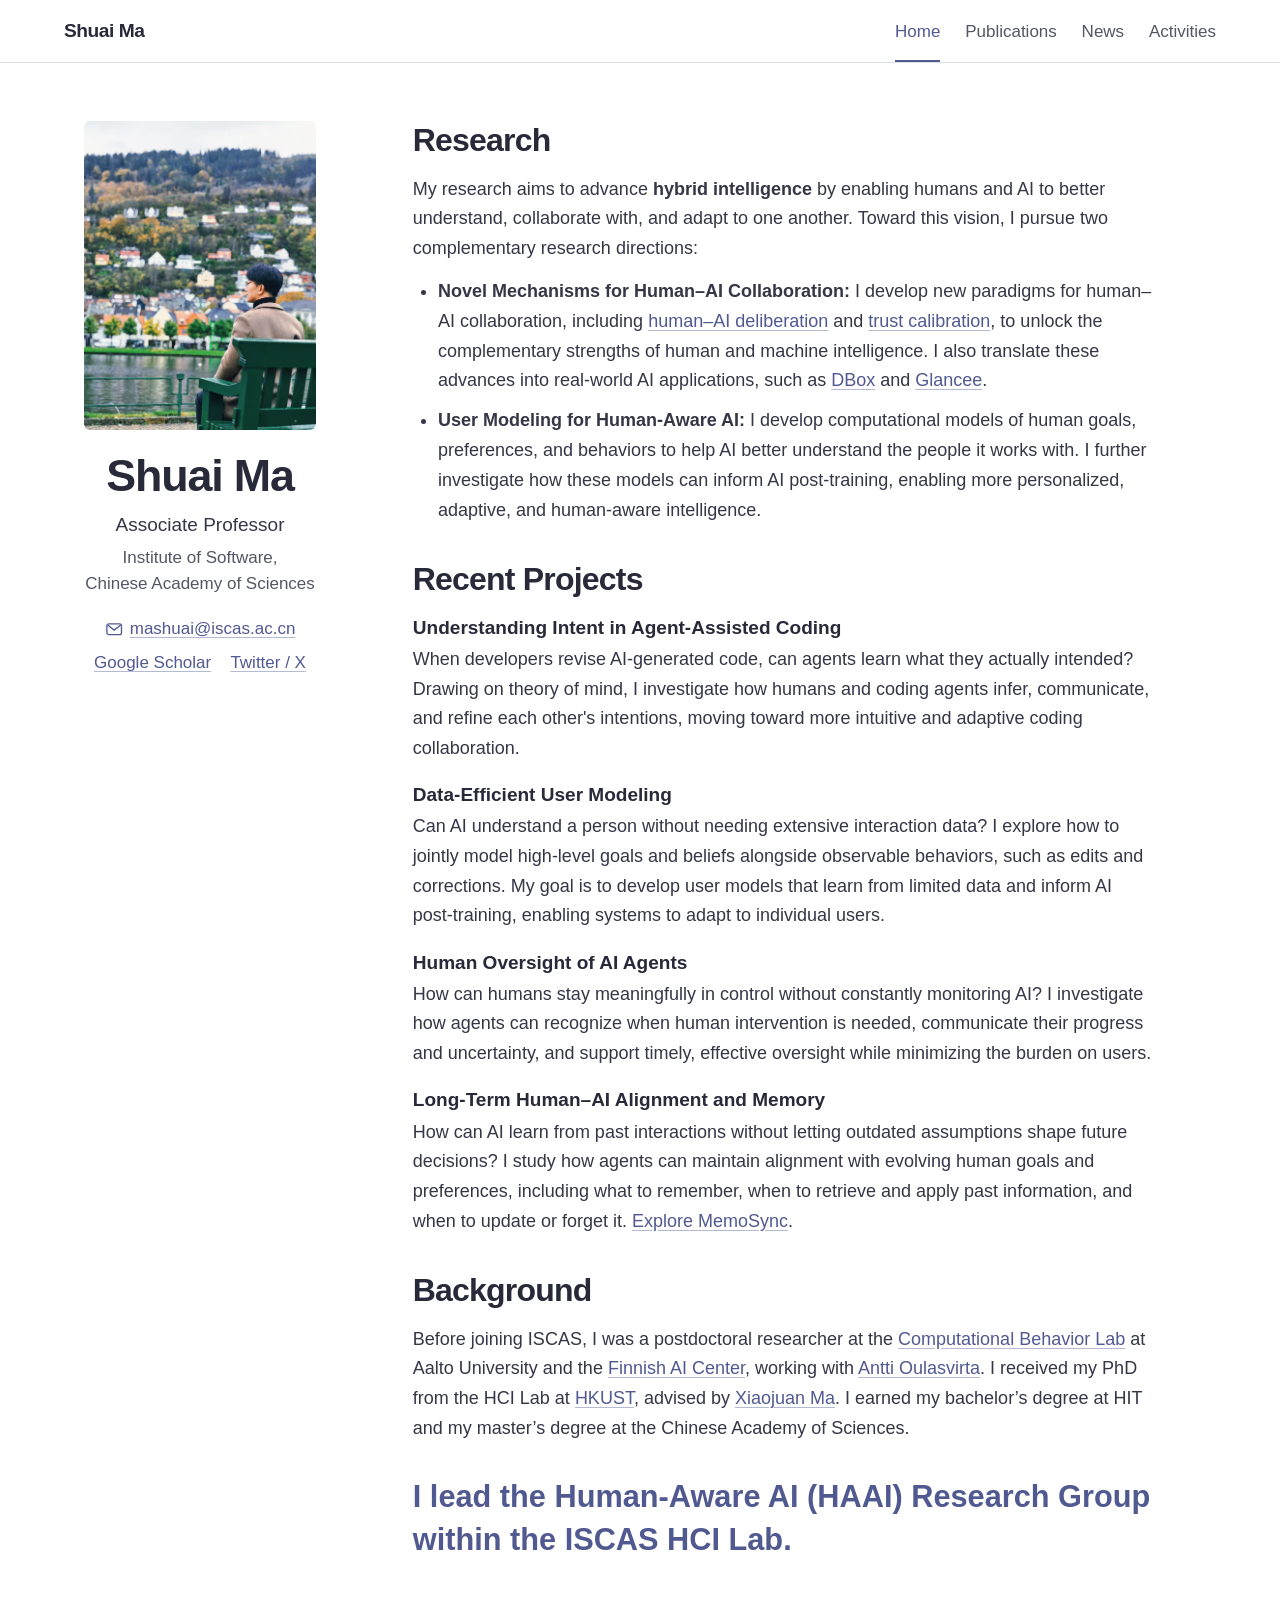
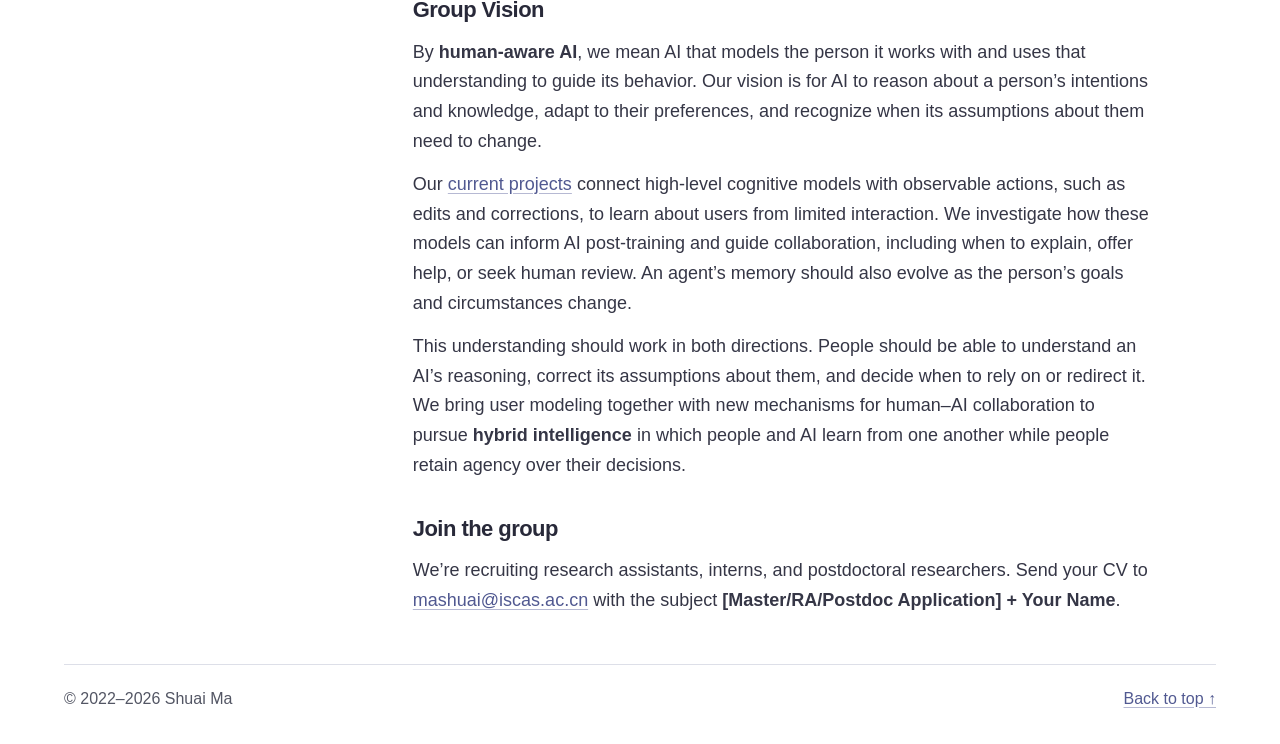
<file: index.html>
<!doctype html>
<html lang="en">
<head>
  <meta charset="utf-8">
  <meta name="viewport" content="width=device-width, initial-scale=1">
  <meta name="description" content="Shuai Ma studies hybrid intelligence through novel mechanisms for human–AI collaboration and computational user modeling for human-aware AI.">
  <title>Shuai Ma | Human–AI Collaboration</title>
  <link rel="icon" href="./personal_webpage_files/interaction.svg" type="image/svg+xml" sizes="any">
  <link rel="stylesheet" href="./personal_webpage_files/academic-pages.css">
  <script>
    const formerSections = { '#publications': 'publications.html', '#news': 'news.html', '#activities': 'activities.html', '#group': 'group.html' };
    function followFormerLink() {
      const destination = formerSections[location.hash];
      if (destination) location.replace(destination);
    }
    followFormerLink();
    window.addEventListener('hashchange', followFormerLink);
  </script>
</head>
<body id="top">
  <a class="skip" href="#main">Skip to content</a>
  <header class="mast">
    <div class="shell mast-inner"><a class="signature" href="index.html">Shuai Ma</a>
      <nav aria-label="Main navigation">
        <a href="index.html" aria-current="page">Home</a>
        <a href="publications.html">Publications</a>
        <a href="news.html">News</a>
        <a href="activities.html">Activities</a>
      </nav>
    </div>
  </header>
  <main id="main" class="shell" tabindex="-1">
      <div class="home-layout">
        <aside class="profile" aria-labelledby="name">
          <img class="portrait" src="./personal_webpage_files/Me.jpg" width="960" height="1282" alt="Shuai Ma sitting by the water" fetchpriority="high">
          <div class="identity">
            <h1 id="name">Shuai Ma</h1>
            <p class="role">Associate Professor</p>
            <p class="institute">Institute of Software,<br>Chinese Academy of Sciences</p>
            <div class="contact">
              <a class="address" href="mailto:mashuai@iscas.ac.cn"><svg viewBox="0 0 24 24" fill="none" stroke="currentColor" stroke-width="1.7" aria-hidden="true"><rect x="2.5" y="5" width="19" height="14" rx="2.5"/><path d="m3.5 6.5 8.5 6.7 8.5-6.7"/></svg>mashuai@iscas.ac.cn</a>
              <div class="contacts"><a href="https://scholar.google.com/citations?hl=en&amp;user=qajd8BYAAAAJ">Google Scholar</a> <a href="https://twitter.com/shuaima_hci">Twitter / X</a></div>
            </div>
          </div>
        </aside>
        <div class="reading">
          <section id="about" aria-labelledby="research-title">
            <h2 id="research-title">Research</h2>
            <p>My research aims to advance <strong>hybrid intelligence</strong> by enabling humans and AI to better understand, collaborate with, and adapt to one another. Toward this vision, I pursue two complementary research directions:</p>
            <ul class="research-directions">
              <li><strong>Novel Mechanisms for Human–AI Collaboration:</strong> I develop new paradigms for human–AI collaboration, including <a href="./personal_webpage_files/paper_pdf/Human-AI Deliberation.pdf">human–AI deliberation</a> and <a href="./personal_webpage_files/paper_pdf/human_AI_CL.pdf">trust calibration</a>, to unlock the complementary strengths of human and machine intelligence. I also translate these advances into real-world AI applications, such as <a href="./personal_webpage_files/paper_pdf/DBox.pdf">DBox</a> and <a href="./personal_webpage_files/paper_pdf/glancee.pdf">Glancee</a>.</li>
              <li><strong>User Modeling for Human-Aware AI:</strong> I develop computational models of human goals, preferences, and behaviors to help AI better understand the people it works with. I further investigate how these models can inform AI post-training, enabling more personalized, adaptive, and human-aware intelligence.</li>
            </ul>
          </section>
          <section id="projects" aria-labelledby="projects-title">
            <h2 id="projects-title">Recent Projects</h2>
            <dl class="projects">
              <dt>Understanding Intent in Agent-Assisted Coding</dt>
              <dd>When developers revise AI-generated code, can agents learn what they actually intended? Drawing on theory of mind, I investigate how humans and coding agents infer, communicate, and refine each other's intentions, moving toward more intuitive and adaptive coding collaboration.</dd>
              <dt>Data-Efficient User Modeling</dt>
              <dd>Can AI understand a person without needing extensive interaction data? I explore how to jointly model high-level goals and beliefs alongside observable behaviors, such as edits and corrections. My goal is to develop user models that learn from limited data and inform AI post-training, enabling systems to adapt to individual users.</dd>
              <dt>Human Oversight of AI Agents</dt>
              <dd>How can humans stay meaningfully in control without constantly monitoring AI? I investigate how agents can recognize when human intervention is needed, communicate their progress and uncertainty, and support timely, effective oversight while minimizing the burden on users.</dd>
              <dt>Long-Term Human–AI Alignment and Memory</dt>
              <dd>How can AI learn from past interactions without letting outdated assumptions shape future decisions? I study how agents can maintain alignment with evolving human goals and preferences, including what to remember, when to retrieve and apply past information, and when to update or forget it. <a href="https://memosync.cc/">Explore MemoSync</a>.</dd>
            </dl>
          </section>
          <section aria-labelledby="background-title"><h2 id="background-title">Background</h2>
            <p>Before joining ISCAS, I was a postdoctoral researcher at the <a href="https://cbl.aalto.fi/">Computational Behavior Lab</a> at Aalto University and the <a href="https://fcai.fi/">Finnish AI Center</a>, working with <a href="https://users.aalto.fi/~oulasvir/">Antti Oulasvirta</a>. I received my PhD from the HCI Lab at <a href="https://hkust.edu.hk/">HKUST</a>, advised by <a href="https://www.cse.ust.hk/~mxj/">Xiaojuan Ma</a>. I earned my bachelor’s degree at HIT and my master’s degree at the Chinese Academy of Sciences.</p>
            <p class="group-intro">I lead the Human-Aware AI (HAAI) Research Group within the ISCAS HCI Lab.</p>
          </section>
          <section aria-labelledby="vision"><h2 id="vision" class="group-section-title">Group Vision</h2>
            <p>By <strong>human-aware AI</strong>, we mean AI that models the person it works with and uses that understanding to guide its behavior. Our vision is for AI to reason about a person’s intentions and knowledge, adapt to their preferences, and recognize when its assumptions about them need to change.</p>
            <p>Our <a href="https://shuaima.cc/index.html#projects">current projects</a> connect high-level cognitive models with observable actions, such as edits and corrections, to learn about users from limited interaction. We investigate how these models can inform AI post-training and guide collaboration, including when to explain, offer help, or seek human review. An agent’s memory should also evolve as the person’s goals and circumstances change.</p>
            <p>This understanding should work in both directions. People should be able to understand an AI’s reasoning, correct its assumptions about them, and decide when to rely on or redirect it. We bring user modeling together with new mechanisms for human–AI collaboration to pursue <strong>hybrid intelligence</strong> in which people and AI learn from one another while people retain agency over their decisions.</p>
          </section>
          <section id="joining" aria-labelledby="joining-title"><h2 id="joining-title" class="group-section-title">Join the group</h2>
            <p>We’re recruiting research assistants, interns, and postdoctoral researchers. Send your CV to <a href="mailto:mashuai@iscas.ac.cn">mashuai@iscas.ac.cn</a> with the subject <strong>[Master/RA/Postdoc Application] + Your Name</strong>.</p>
          </section>
        </div>
      </div>
  </main>
  <footer class="shell"><span>© 2022–2026 Shuai Ma</span><a href="#top">Back to top ↑</a></footer>
</body>
</html>
</file>
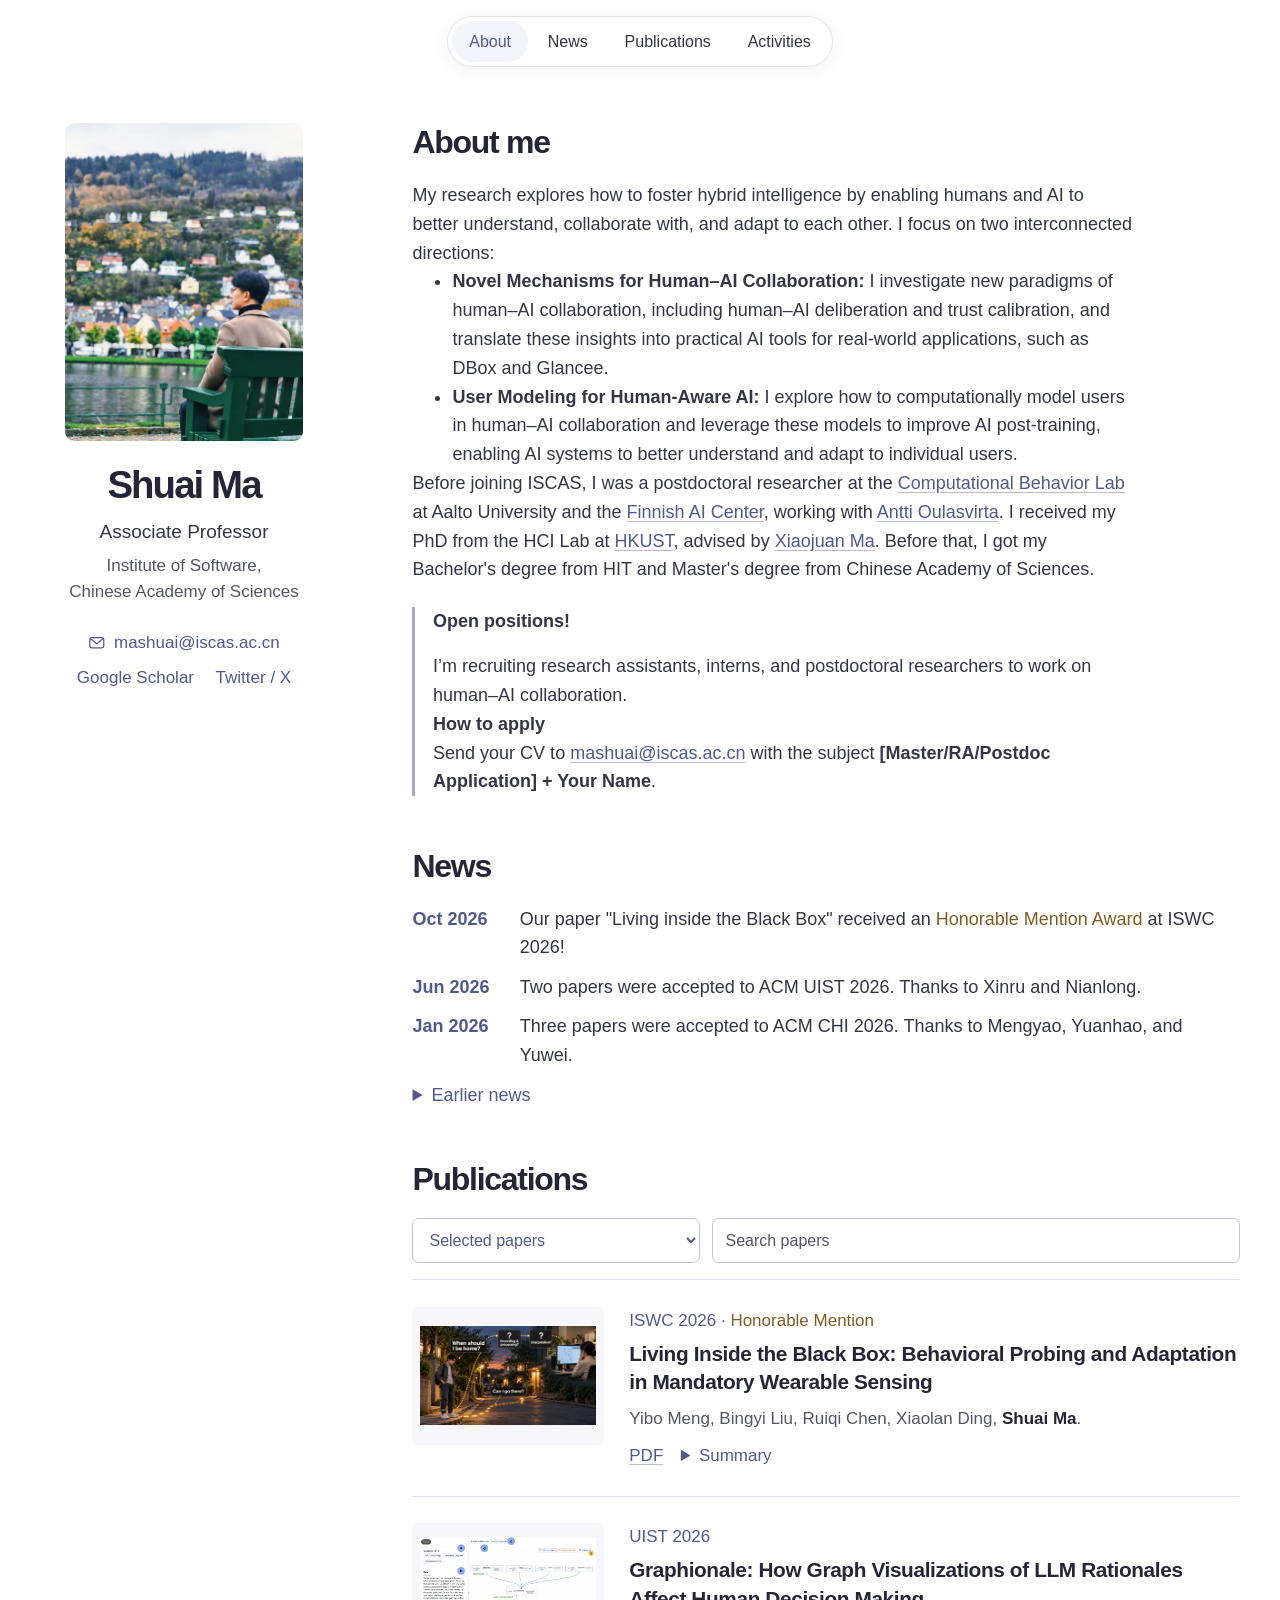
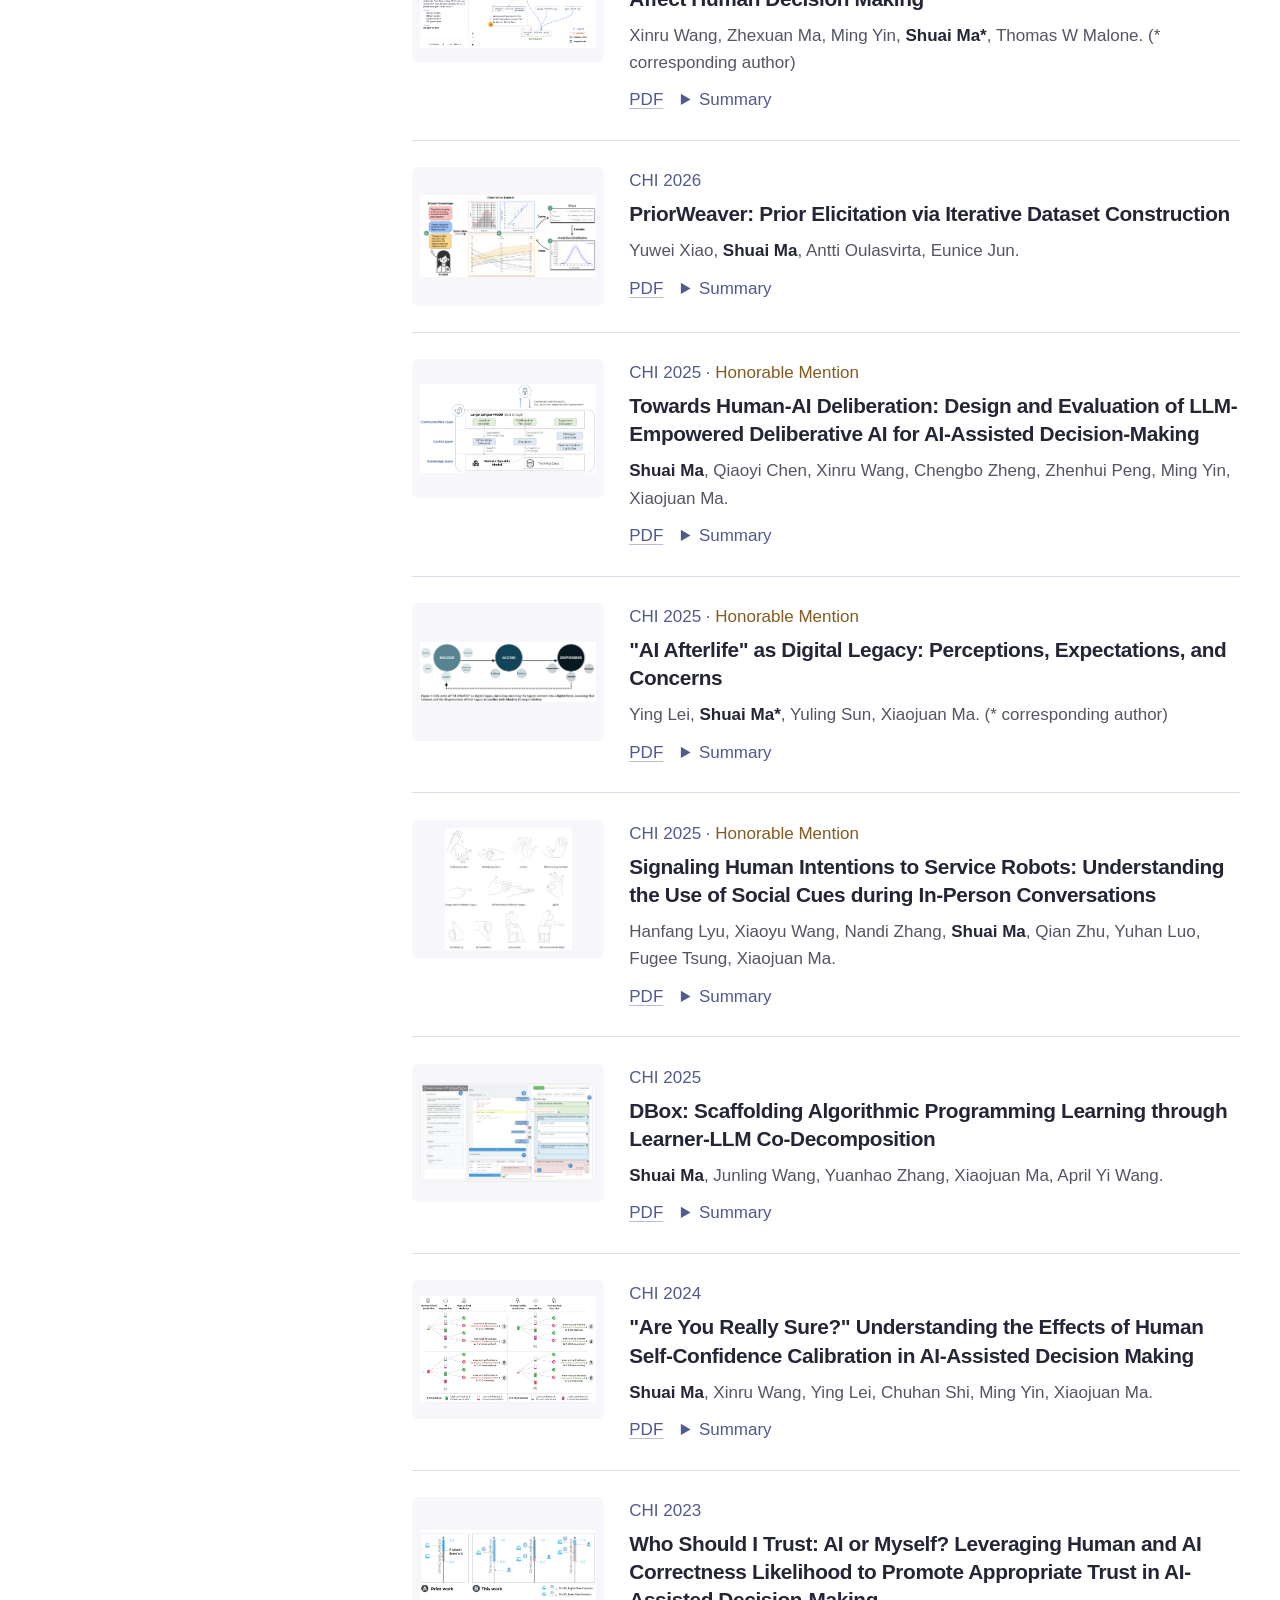
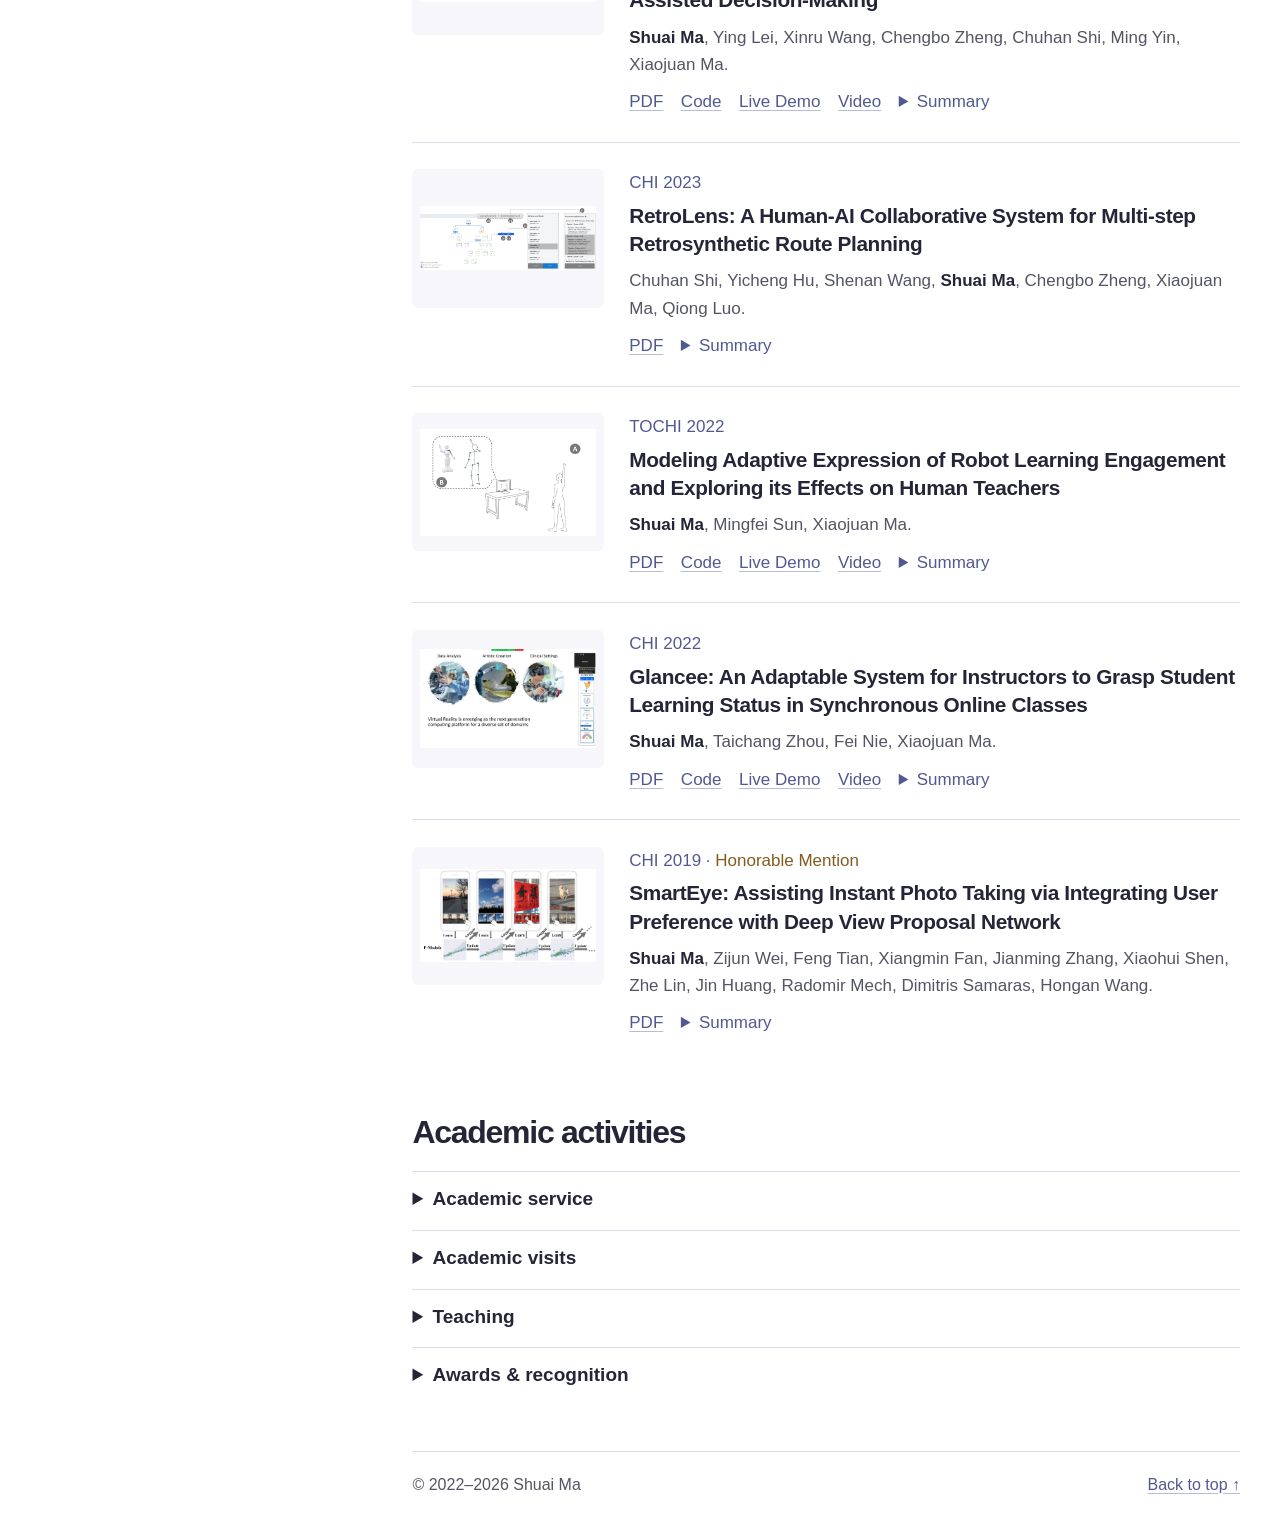
<file: academic.html>
<!doctype html>
<html lang="en">
<head>
  <meta charset="utf-8">
  <meta name="viewport" content="width=device-width, initial-scale=1">
  <meta name="description" content="Shuai Ma, Associate Professor at ISCAS. Research on human–AI collaboration, hybrid intelligence, and trust in AI.">
  <title>Shuai Ma | Human–AI Collaboration</title>
  <link rel="icon" href="./personal_webpage_files/favicon.svg" type="image/svg+xml">
  <!-- Independent layout inspired by https://github.com/Anleeno/anleeno-academic. -->
  <style>
:root {
  color-scheme: light;
  --ink: #242536;
  --body: #343545;
  --secondary: #545564;
  --link: #515991;
  --lavender: #f3f3fa;
  --edge: #dcdde8;
  font: 100%/1.6 -apple-system, BlinkMacSystemFont, 'Segoe UI', Helvetica, Arial, sans-serif;
  color: var(--body);
  background: white;
}
* { box-sizing: border-box; }
html { scroll-padding-top: 7rem; }
body, h1, h2, h3, h4, p, figure, ul { margin: 0; }
body { font-size: 1.125rem; }
h1, h2, h3, h4 { color: var(--ink); line-height: 1.24; }
a { color: var(--link); text-underline-offset: .18em; text-decoration-color: #b9bcd7; }
a:hover { text-decoration-color: currentColor; }
button, input, select, summary { font: inherit; }
button, select, summary { cursor: pointer; }
:focus-visible { outline: 3px solid #6b6fb2; outline-offset: 4px; }
summary { width: fit-content; color: var(--link); }
::selection { background: #dee0f4; }
[hidden] { display: none !important; }
.sr-only, .skip:not(:focus) { position: absolute; width: 1px; height: 1px; overflow: hidden; clip-path: inset(50%); white-space: nowrap; }
.skip:focus { position: fixed; left: 1rem; top: 1rem; background: white; z-index: 4; padding: .5rem; }
.mast { position: sticky; top: 0; z-index: 3; display: flex; justify-content: center; padding: 1rem .7rem .7rem; pointer-events: none; }
.mast nav { display: flex; align-items: center; justify-content: space-around; gap: .2rem; padding: .25rem; background: rgba(255,255,255,.96); border: 1px solid #e3e3eb; border-radius: 2rem; box-shadow: 0 3px 16px rgba(41,43,74,.07); backdrop-filter: blur(12px); pointer-events: auto; }
.mast a { padding: .48rem 1.05rem; font-size: 1rem; color: var(--body); text-decoration: none; border-radius: 1.5rem; }
.mast a:hover, .mast a[aria-current] { background: var(--lavender); color: var(--link); }
.layout { width: min(76rem, calc(100% - 5rem)); margin: 2.8rem auto 0; display: grid; grid-template-columns: minmax(15rem, 18rem) minmax(0, 1fr); column-gap: clamp(3.5rem, 6.6vw, 6rem); align-items: start; }
.profile { position: sticky; top: 7.1rem; text-align: center; }
.portrait { display: block; width: min(100%, 14.9rem); height: auto; margin: 0 auto 1.25rem; border-radius: .6rem; }
.profile h1 { font-size: clamp(2.4rem, 3vw, 3rem); letter-spacing: -.05em; font-weight: 680; }
.role { margin-top: .5rem; font-size: 1.1875rem; }
.institute { margin: .35rem auto 0; max-width: 27ch; font-size: 1.0625rem; color: var(--secondary); line-height: 1.55; }
.contact { margin-top: 1.45rem; font-size: 1.0625rem; }
.contact a { text-decoration: none; }
.contact a:hover { text-decoration: underline; }
.contacts { display: flex; justify-content: center; align-items: center; flex-wrap: wrap; gap: .5rem 1.35rem; margin-top: .3rem; }
.address { display: inline-flex; align-items: center; gap: .5rem; }
.address svg { width: 1.1rem; height: 1.1rem; }
main { min-width: 0; }
main > section + section { margin-top: 3.15rem; }
h2 { font-size: clamp(1.85rem, 2.5vw, 2.25rem); font-weight: 650; letter-spacing: -.04em; margin-bottom: 1.15rem; }
h3 { font-size: 1.3rem; letter-spacing: -.018em; }
.prose { max-width: 72ch; }
.prose p + p { margin-top: 1rem; }
.openings { margin-top: 1.45rem; padding-left: 1.1rem; border-left: 3px solid #a5aacf; }
.openings strong { font-weight: 600; }
.openings details { margin-top: .36rem; }
.openings details p { margin-top: .65rem; }
.news-list { list-style: none; padding: 0; }
.news-list li { display: grid; grid-template-columns: 6rem minmax(0,1fr); gap: .7rem; margin-bottom: .65rem; }
.news-list time { color: var(--link); font-weight: 550; font-variant-numeric: tabular-nums; white-space: nowrap; }
.archive summary { margin-top: .7rem; }
.archive[open] summary { margin-bottom: 1rem; }
.only-open, details[open] > summary .only-closed { display: none; }
details[open] > summary .only-open { display: inline; }
.paper-tools { display: flex; align-items: center; flex-wrap: wrap; gap: .75rem; margin-bottom: 1.05rem; }
.paper-tools label { display: block; min-width: 0; }
.paper-tools input, .paper-tools select { max-width: 100%; border: 1px solid #bfc1d2; border-radius: .43rem; padding: .55rem .75rem; background: white; color: var(--body); font-size: 1rem; line-height: 1.45; min-height: 2.8rem; }
.paper-tools .search-field { flex: 1 1 13rem; }
.search-field input { width: 100%; }
.filter-field { flex: 0 1 auto; }
.paper-tools select { color: var(--link); }
.paper-tools input::placeholder { color: var(--secondary); }
.paper-tools input:focus-visible, .paper-tools select:focus-visible { outline-offset: 2px; }
.empty { padding: 1rem 0; }
.reset { background: none; color: var(--link); border: 0; padding: .35rem 0; text-decoration: underline; text-underline-offset: .18em; }
.paper { display: grid; grid-template-columns: clamp(8.5rem, 15vw, 12.5rem) minmax(0, 1fr); column-gap: 1.55rem; align-items: start; border-top: 1px solid var(--edge); padding-block: 1.65rem; }
.paper figure { background: #f7f7fb; padding: .5rem; border-radius: .4rem; }
.paper img { display: block; width: 100%; height: auto; aspect-ratio: 1.44; object-fit: contain; }
.paper-info { min-width: 0; }
.paper h3 { font-size: 1.3rem; line-height: 1.36; font-weight: 620; }
.paper h3 a { color: var(--ink); text-decoration: none; }
.paper h3 a:hover { text-decoration: underline; color: var(--link); }
.venue, .authors, .paper-actions { font-size: 1.0625rem; }
.venue { color: var(--link); margin-bottom: .35rem; font-weight: 530; }
.award { color: #835b21; }
.authors { margin-top: .55rem; color: var(--secondary); line-height: 1.6; }
.authors strong { font-weight: 620; color: var(--ink); }
.paper-actions { display: flex; flex-wrap: wrap; align-items: baseline; gap: .25rem 1.1rem; margin-top: .65rem; }
.paper-actions details[open] { flex-basis: 100%; }
.paper-actions summary { white-space: nowrap; }
.paper-actions details p { margin-top: .7rem; line-height: 1.65; }
.paper-actions .areas { color: var(--secondary); }
.records { display: grid; gap: .2rem; }
.records ul { padding-left: 1.15rem; }
.records li { margin-block: .4rem; }
.records > details { border-top: 1px solid var(--edge); padding: .75rem 0; }
.records > details > summary { font-size: 1.1875rem; color: var(--ink); font-weight: 560; }
.records > details[open] > summary { margin-bottom: 1rem; }
.records h4 { font-size: 1.125rem; font-weight: 600; margin: 1.1rem 0 .35rem; }
.records .dated-entry { display: grid; grid-template-columns: 3rem minmax(0,1fr); gap: .75rem; }
.records ul:has(.dated-entry) { padding-left: 0; }
.entry-year { color: var(--link); }
.recognition { margin-top: 1rem; }
footer { margin-top: 3rem; border-top: 1px solid var(--edge); padding: 1.25rem 0 2rem; display: flex; justify-content: space-between; flex-wrap: wrap; gap: .6rem; font-size: 1rem; color: var(--secondary); }
@media (max-width: 60rem) {
  .layout { display: block; width: min(48rem, calc(100% - 3rem)); margin-top: 1.6rem; }
  .profile { position: static; text-align: left; display: grid; align-items: center; grid-template-columns: minmax(8rem, 12rem) minmax(0,1fr); gap: 0 2rem; padding-bottom: 2.25rem; border-bottom: 1px solid var(--edge); margin-bottom: 2.25rem; }
  .portrait { width: 100%; margin: 0; }
  .institute { max-width: 34ch; margin-left: 0; }
  .contact { margin-top: .8rem; }
  .contacts { justify-content: flex-start; }
}
@media (max-width: 40rem) {
  html { scroll-padding-top: 5rem; }
  .mast { padding: .5rem .4rem; }
  .mast a { padding: .45rem .75rem; }
  .layout { width: calc(100% - 2.5rem); margin-top: 1.4rem; }
  .profile { grid-template-columns: minmax(0,1fr) 7.25rem; gap: .7rem 1rem; padding-bottom: 1.55rem; margin-bottom: 1.8rem; }
  .identity { display: contents; }
  .portrait { grid-column: 2; grid-row: 1 / 4; align-self: start; }
  .profile h1, .role, .institute { grid-column: 1; }
  .profile h1 { font-size: 2.35rem; }
  .role, .institute { margin: 0; }
  .contact { grid-column: 1 / -1; margin-top: .4rem; display: flex; flex-wrap: wrap; align-items: center; gap: .25rem 1.25rem; }
  .contacts { margin: 0; gap: 1.25rem; }
  main > section + section { margin-top: 2.25rem; }
  h2 { margin-bottom: .85rem; }
  .news-list li { grid-template-columns: 5.35rem minmax(0,1fr); gap: .6rem; margin-bottom: .8rem; }
  .paper-tools { display: grid; grid-template-columns: minmax(0,1fr); gap: .5rem; }
  .paper-tools select { width: 100%; }
  .paper { grid-template-columns: minmax(0,1fr) 6rem; gap: 0 .8rem; padding-block: 1.3rem; }
  .paper-info { display: contents; }
  .paper figure { grid-row: 1 / 3; grid-column: 2; padding: .3rem; }
  .paper .venue, .paper h3 { grid-column: 1; }
  .paper h3 { font-size: 1.1875rem; }
  .authors, .paper-actions { grid-column: 1 / -1; }
  footer { margin-top: 1.7rem; }
}
@media (max-width: 23rem) {
  .mast nav { width: 100%; gap: 0; }
  .mast a { padding-inline: .3rem; }
  .layout { width: calc(100% - 2rem); }
  .profile { grid-template-columns: minmax(0,1fr) 5.7rem; }
  .profile h1 { font-size: 2.05rem; }
  .paper { display: block; }
  .paper figure { float: right; width: 5rem; margin: .15rem 0 .6rem .65rem; }
  .authors { clear: both; }
}
@media (max-height: 42rem) and (min-width: 60.01rem) { .profile { position: static; } }
@media print {
  .mast, .skip, .paper-tools, footer a, .empty { display: none; }
  .layout { display: block; width: 100%; margin: 0; }
  .profile { position: static; text-align: left; margin-bottom: 2rem; }
  .portrait { display: none; }
  .institute { max-width: none; }
  .contacts { justify-content: flex-start; }
  .paper { break-inside: avoid; }
}
  </style>
</head>
<body>
  <a class="skip" href="#about">Skip to content</a>
  <header class="mast"><nav aria-label="Page navigation">
    <a href="#about">About</a><a href="#news">News</a><a href="#publications">Publications</a><a href="#activities">Activities</a>
  </nav></header>
  <div class="layout" id="top">
    <aside class="profile" aria-labelledby="name">
      <img class="portrait" src="./personal_webpage_files/Me.jpg" width="960" height="1282" alt="Shuai Ma sitting by the water" fetchpriority="high">
      <div class="identity">
        <h1 id="name">Shuai Ma</h1>
        <p class="role">Associate Professor</p>
        <p class="institute">Institute of Software,<br>Chinese Academy of Sciences</p>
        <div class="contact">
          <a class="address" href="mailto:mashuai@iscas.ac.cn"><svg viewBox="0 0 24 24" fill="none" stroke="currentColor" stroke-width="1.7" aria-hidden="true"><rect x="2.5" y="5" width="19" height="14" rx="2.5"/><path d="m3.5 6.5 8.5 6.7 8.5-6.7"/></svg>mashuai@iscas.ac.cn</a>
          <div class="contacts"><a href="https://scholar.google.com/citations?hl=en&amp;user=qajd8BYAAAAJ">Google Scholar</a> <a href="https://twitter.com/shuaima_hci">Twitter / X</a></div>
        </div>
      </div>
    </aside>
    <main>
      <section id="about" class="prose" aria-labelledby="about-title">
        <h2 id="about-title">About me</h2>
        <p>
          My research explores how to foster hybrid intelligence by enabling humans and AI to better understand, collaborate with, and adapt to each other. I focus on two interconnected directions:
        </p>

        <ul>
          <li>
            <strong>Novel Mechanisms for Human–AI Collaboration:</strong>
            I investigate new paradigms of human–AI collaboration, including human–AI deliberation and trust calibration, and translate these insights into practical AI tools for real-world applications, such as DBox and Glancee.
          </li>
          <li>
            <strong>User Modeling for Human-Aware AI:</strong>
            I explore how to computationally model users in human–AI collaboration and leverage these models to improve AI post-training, enabling AI systems to better understand and adapt to individual users.
          </li>
        </ul>

        <p>Before joining ISCAS, I was a postdoctoral researcher at the <a href="https://cbl.aalto.fi/">Computational Behavior Lab</a> at Aalto University and the <a href="https://fcai.fi/">Finnish AI Center</a>, working with <a href="https://users.aalto.fi/~oulasvir/">Antti Oulasvirta</a>. I received my PhD from the HCI Lab at <a href="https://hkust.edu.hk/">HKUST</a>, advised by <a href="https://www.cse.ust.hk/~mxj/">Xiaojuan Ma</a>. Before that, I got my Bachelor's degree from HIT and Master's degree from Chinese Academy of Sciences.</p>
        <div class="openings">
          <p><strong>Open positions!</strong></p>
          <p>I’m recruiting research assistants, interns, and postdoctoral researchers to work on human–AI collaboration.</p>
          <strong>How to apply</strong>
          <p>Send your CV to <a href="mailto:mashuai@iscas.ac.cn">mashuai@iscas.ac.cn</a> with the subject <strong>[Master/RA/Postdoc Application] + Your Name</strong>.</p>
        </div>
      </section>
      <section id="news" aria-labelledby="news-title">
        <h2 id="news-title">News</h2>
        <ul class="news-list">
          <li><time datetime="2026-10">Oct 2026</time><span>Our paper &quot;Living inside the Black Box&quot; received an <span class="award">Honorable Mention Award</span> at ISWC 2026!</span></li>
          <li><time datetime="2026-06">Jun 2026</time><span>Two papers were accepted to ACM UIST 2026. Thanks to Xinru and Nianlong.</span></li>
          <li><time datetime="2026-01">Jan 2026</time><span>Three papers were accepted to ACM CHI 2026. Thanks to Mengyao, Yuanhao, and Yuwei.</span></li>
        </ul>
        <details class="archive"><summary><span class="only-closed">Earlier news</span><span class="only-open">Hide earlier news</span></summary>
          <ul class="news-list">
            <li><time datetime="2025-12">Dec 2025</time><span>One paper was accepted to ACM IUI 2026. Thanks to Xinyi and Antti.</span></li>
            <li><time datetime="2025-12">Dec 2025</time><span>Our &quot;AI Afterlife&quot; work gets covered by <a href="./personal_webpage_files/paper_pdf/ChinaDaily.pdf">China Daily</a>!</span></li>
            <li><time datetime="2025-10">Oct 2025</time><span>Attend CSCW 2025 in Bergen, Norway.</span></li>
            <li><time datetime="2025-10">Oct 2025</time><span>Attend Ubicomp 2025 in Espoo, Finland.</span></li>
            <li><time datetime="2025-05">May 2025</time><span>Attend CHI 2025 in Yokohama, Japan.</span></li>
            <li><time datetime="2025-03">Mar 2025</time><span>Three papers received ACM CHI 2025 <span class="award">Honorable Mention Award</span>.</span></li>
            <li><time datetime="2025-01">Jan 2025</time><span>Five papers were accepted to ACM CHI 2025.</span></li>
            <li><time datetime="2024-09">Sep 2024</time><span>Start my Postdoc at Aalto University with Prof. Antti Oulasvirta.</span></li>
            <li><time datetime="2024-08">Aug 2024</time><span>Became Dr. Ma!</span></li>
            <li><time datetime="2024-05">May 2024</time><span>Passed my PhD thesis proposal defense.</span></li>
            <li><time datetime="2024-05">May 2024</time><span>Attend CHI 2024 in Hawaii, USA.</span></li>
            <li><time datetime="2024-01">Jan 2024</time><span>Three papers accepted by CHI 2024.</span></li>
            <li><time datetime="2023-11">Nov 2023</time><span>Arrived at ETH Zurich for a visit with Prof. April Wang&#x27;s Peach Lab.</span></li>
            <li><time datetime="2023-04">Apr 2023</time><span>Attend CHI 2023 in Hamburg, Germany.</span></li>
            <li><time datetime="2023-01">Jan 2023</time><span>Three papers accepted by CHI 2023.</span></li>
            <li><time datetime="2022-08">Aug 2022</time><span>Paper on robot learning engagement accepted by TOCHI.</span></li>
            <li><time datetime="2022-04">Apr 2022</time><span>Passed PhD qualifying exam and became a PhD candidate.</span></li>
            <li><time datetime="2022-02">Feb 2022</time><span>Our paper &quot;Glancee&quot; gets conditionally accepted at CHI 2022.</span></li>
          </ul>
        </details>
      </section>
      <section id="publications" aria-labelledby="pub-title">
        <h2 id="pub-title">Publications</h2>
        <div class="paper-tools" hidden>
          <label class="filter-field"><span class="sr-only">Publication selection or research area</span><select id="scope" aria-controls="papers">
              <option value="Selected">Selected papers</option>
              <option value="All">All papers</option>
              <optgroup label="Research areas">
                <option value="User Modeling">User modeling &amp; understanding</option>
                <option value="Trust Calibration">Human–AI trust calibration</option>
                <option value="Explainable AI">Explainable AI</option>
                <option value="Human-AI Collaboration">Human–AI collaboration</option>
                <option value="AI4Science / Social Science">AI4Science / Social Science</option>
              </optgroup>
            </select></label>
          <label class="search-field"><span class="sr-only">Search publications by title, author, venue or research area</span><input type="search" id="query" aria-controls="papers" placeholder="Search papers" autocomplete="off"></label>
        </div>
        <p class="sr-only" id="result-count" role="status" aria-live="polite"></p>
        <div class="empty" hidden><p>No papers match this search.</p><button type="button" class="reset">Clear filters</button></div>
        <div id="papers">
        <article class="paper" data-areas="Human-AI Collaboration">
          <figure><img loading="lazy" decoding="async" src="./personal_webpage_files/paper_teaser/FANVERSE.png" alt=""></figure>
          <div class="paper-info">
            <p class="venue">NeurIPS 2026 Creative AI Track</p>
            <h3><a href="./personal_webpage_files/paper_pdf/FANVERSE.pdf">FANVERSE: Exploring and Extending Branching Story Universes Across Canon and Fan Fiction</a></h3>
            <p class="authors">Lingyi Long, Xian Li, <strong>Shuai Ma</strong>, Yi Wang, Zhuoran Lu.</p>
            <div class="paper-actions">
              <a href="./personal_webpage_files/paper_pdf/FANVERSE.pdf">PDF</a>
              <details><summary aria-label="Summary of FANVERSE: Exploring and Extending Branching Story Universes Across Canon and Fan Fiction">Summary</summary>
                <p>Fan works form branching story universes, but existing platforms present them as isolated linear narratives. We introduce FANVERSE, an AI-powered system enabling users to explore interconnected story branches and create new ones. Evaluations demonstrate its effectiveness in story construction, cross-branch reasoning, and narrative extension.</p>
                <p class="areas">Research areas: Human–AI collaboration.</p>
              </details>
            </div>
          </div>
        </article>
        <article class="paper" data-areas="User Modeling|Explainable AI" data-selected>
          <figure><img loading="lazy" decoding="async" src="./personal_webpage_files/paper_teaser/Blackbox.png" alt=""></figure>
          <div class="paper-info">
            <p class="venue">ISWC 2026 · <span class="award">Honorable Mention</span></p>
            <h3><a href="./personal_webpage_files/paper_pdf/Living inside Blackbox.pdf">Living Inside the Black Box: Behavioral Probing and Adaptation in Mandatory Wearable Sensing</a></h3>
            <p class="authors">Yibo Meng, Bingyi Liu, Ruiqi Chen, Xiaolan Ding, <strong>Shuai Ma</strong>.</p>
            <div class="paper-actions">
              <a href="./personal_webpage_files/paper_pdf/Living inside Blackbox.pdf">PDF</a>
              <details><summary aria-label="Summary of Living Inside the Black Box: Behavioral Probing and Adaptation in Mandatory Wearable Sensing">Summary</summary>
                <p>This paper presents a study on behavioral probing and adaptation in mandatory wearable sensing. It addresses the challenge of understanding user behavior and adapting to their needs in real-world scenarios.</p>
                <p class="areas">Research areas: User modeling &amp; understanding, Explainable AI.</p>
              </details>
            </div>
          </div>
        </article>
        <article class="paper" data-areas="Explainable AI|Human-AI Collaboration">
          <figure><img loading="lazy" decoding="async" src="./personal_webpage_files/paper_teaser/XAgen.png" alt=""></figure>
          <div class="paper-info">
            <p class="venue">Design and Artificial Intelligence</p>
            <h3><a href="./personal_webpage_files/paper_pdf/XAgen.pdf">XAgen: Designing Explainability Support for Failure Detection and Correction in Multi-Agent Workflows</a></h3>
            <p class="authors">Xinru Wang, Zhuoran Lu, <strong>Shuai Ma</strong>, Ming Yin, Eunyee Koh, Mustafa Doga Dogan.</p>
            <div class="paper-actions">
              <a href="./personal_webpage_files/paper_pdf/XAgen.pdf">PDF</a>
              <details><summary aria-label="Summary of XAgen: Designing Explainability Support for Failure Detection and Correction in Multi-Agent Workflows">Summary</summary>
                <p>This paper presents XAgen, a framework for designing explainability support in multi-agent workflows. It addresses the challenge of failure detection and correction by providing transparent and interpretable insights into agent behaviors and decisions.</p>
                <p class="areas">Research areas: Explainable AI, Human–AI collaboration.</p>
              </details>
            </div>
          </div>
        </article>
        <article class="paper" data-areas="User Modeling">
          <figure><img loading="lazy" decoding="async" src="./personal_webpage_files/paper_teaser/fortunetelling.png" alt=""></figure>
          <div class="paper-info">
            <p class="venue">ICWSM 2027</p>
            <h3><a href="./personal_webpage_files/paper_pdf/fortunetelling.pdf">Understanding Fortunetelling with Large Language Models in China: User Practices, Perceptions, and Impacts on Beliefs and Decisions</a></h3>
            <p class="authors">Xueer Lin, Chenyu Li, <strong>Shuai Ma</strong>, Yuhan Lyu, and Zhenhui Peng.</p>
            <div class="paper-actions">
              <a href="./personal_webpage_files/paper_pdf/fortunetelling.pdf">PDF</a>
              <details><summary aria-label="Summary of Understanding Fortunetelling with Large Language Models in China: User Practices, Perceptions, and Impacts on Beliefs and Decisions">Summary</summary>
                <p>This paper examines why people use LLMs for fortunetelling and how such interactions affect them. Through an analysis of 1,045 Chinese social media posts and interviews with 20 users, the study finds that LLM fortunetelling is used less for accurate prediction than for coping with uncertainty and seeking emotional support. Although it rarely changes users’ major beliefs or decisions, it can subtly shift their mindset and lead to small behavioral adjustments.</p>
                <p class="areas">Research areas: User modeling &amp; understanding.</p>
              </details>
            </div>
          </div>
        </article>
        <article class="paper" data-areas="Explainable AI|Trust Calibration" data-selected>
          <figure><img loading="lazy" decoding="async" src="./personal_webpage_files/paper_teaser/graphionale.png" alt=""></figure>
          <div class="paper-info">
            <p class="venue">UIST 2026</p>
            <h3><a href="./personal_webpage_files/paper_pdf/graphionale.pdf">Graphionale: How Graph Visualizations of LLM Rationales Affect Human Decision Making</a></h3>
            <p class="authors">Xinru Wang, Zhexuan Ma, Ming Yin, <strong>Shuai Ma*</strong>, Thomas W Malone. (* corresponding author)</p>
            <div class="paper-actions">
              <a href="./personal_webpage_files/paper_pdf/graphionale.pdf">PDF</a>
              <details><summary aria-label="Summary of Graphionale: How Graph Visualizations of LLM Rationales Affect Human Decision Making">Summary</summary>
                <p>This paper asks a simple but important question: when do graphical explanations actually help people reason with LLMs? Through a 204-participant study, it finds that turning dense LLM rationales into interactive argument maps can improve trust calibration in some tasks, but hurt it in others. Strikingly, the explanation format users prefer is not always the one that helps them make better decisions, showing that effective AI explanations must be matched to the task.</p>
                <p class="areas">Research areas: Explainable AI, Human–AI trust calibration.</p>
              </details>
            </div>
          </div>
        </article>
        <article class="paper" data-areas="Human-AI Collaboration">
          <figure><img loading="lazy" decoding="async" src="./personal_webpage_files/paper_teaser/surpassing.png" alt=""></figure>
          <div class="paper-info">
            <p class="venue">UIST 2026</p>
            <h3><a href="./personal_webpage_files/paper_pdf/surpassing.pdf">Surpassing Human Wrist Constraints: Dexterity-Enhanced Techniques for Teleoperated Robotic Manipulation</a></h3>
            <p class="authors">Luyao Shen, Yihong Zhang, Qiyuan Song, Jiannan Li, Tianren Luo, <strong>Shuai Ma</strong>, Wei Sun, Yulong Bian, Jin Huang, Teng Han, Nianlong Li, Feng Tian.</p>
            <div class="paper-actions">
              <a href="./personal_webpage_files/paper_pdf/surpassing.pdf">PDF</a>
              <details><summary aria-label="Summary of Surpassing Human Wrist Constraints: Dexterity-Enhanced Techniques for Teleoperated Robotic Manipulation">Summary</summary>
                <p>This paper addresses a key limitation of free-hand robot teleoperation: human wrist motion cannot fully exploit robotic arm dexterity. Based on 60 demonstration videos, the authors identify three robotic motion capabilities that exceed human biomechanics and propose four VR-inspired interaction techniques to extend users’ control. Evaluations in VR and on a UR5 robot show that these techniques improve rotation, alignment, and orientation control while reducing operator workload.</p>
                <p class="areas">Research areas: Human–AI collaboration.</p>
              </details>
            </div>
          </div>
        </article>
        <article class="paper" data-areas="User Modeling|Human-AI Collaboration">
          <figure><img loading="lazy" decoding="async" src="./personal_webpage_files/paper_teaser/APE.png" alt=""></figure>
          <div class="paper-info">
            <p class="venue">IUI 2026</p>
            <h3><a href="./personal_webpage_files/paper_pdf/APE.pdf">Adaptive Prompt Elicitation for Text-to-Image Generation</a></h3>
            <p class="authors">Xinyi Wen, Lena Hegemann, Xiaofu Jin, <strong>Shuai Ma</strong>, Antti Oulasvirta.</p>
            <div class="paper-actions">
              <a href="./personal_webpage_files/paper_pdf/APE.pdf">PDF</a>
              <details><summary aria-label="Summary of Adaptive Prompt Elicitation for Text-to-Image Generation">Summary</summary>
                <p>When we describe our needs to LLMs, we often know what we want internally, but struggle to articulate our needs and intentions clearly and precisely through language. To address this challenge, we propose Adaptive Prompt Elicitation, which adaptively selects visual queries to help AI quickly refine human intent. This approach significantly improves human intention alignment while introducing no additional workload.</p>
                <p class="areas">Research areas: User modeling &amp; understanding, Human–AI collaboration.</p>
              </details>
            </div>
          </div>
        </article>
        <article class="paper" data-areas="User Modeling|AI4Science / Social Science" data-selected>
          <figure><img loading="lazy" decoding="async" src="./personal_webpage_files/paper_teaser/PriorWeaver.png" alt=""></figure>
          <div class="paper-info">
            <p class="venue">CHI 2026</p>
            <h3><a href="./personal_webpage_files/paper_pdf/PriorWeaver.pdf">PriorWeaver: Prior Elicitation via Iterative Dataset Construction</a></h3>
            <p class="authors">Yuwei Xiao, <strong>Shuai Ma</strong>, Antti Oulasvirta, Eunice Jun.</p>
            <div class="paper-actions">
              <a href="./personal_webpage_files/paper_pdf/PriorWeaver.pdf">PDF</a>
              <details><summary aria-label="Summary of PriorWeaver: Prior Elicitation via Iterative Dataset Construction">Summary</summary>
                <p>Expressing prior beliefs is a critical step in Bayesian analysis—but translating intuitive knowledge into statistical distributions is notoriously difficult. We introduce PriorWeaver, an interactive system that lets analysts visually construct datasets to express their assumptions. By turning intuitive beliefs into data and iteratively refining them through prior predictive checks, PriorWeaver helps analysts produce priors that better match their expectations.</p>
                <p class="areas">Research areas: User modeling &amp; understanding, AI4Science / Social Science.</p>
              </details>
            </div>
          </div>
        </article>
        <article class="paper" data-areas="User Modeling|AI4Science / Social Science">
          <figure><img loading="lazy" decoding="async" src="./personal_webpage_files/paper_teaser/Echo_of_norms.png" alt=""></figure>
          <div class="paper-info">
            <p class="venue">CHI 2026</p>
            <h3><a href="./personal_webpage_files/paper_pdf/Echoes_of_Norms.pdf">Echoes of Norms: Investigating Counterspeech Bots&#x27; Influence on Bystanders in Online Communities</a></h3>
            <p class="authors">Mengyao Wang, <strong>Shuai Ma</strong>, Nuo Li, Peng Zhang, Chenxin Li, Ning Gu, Tun Lu.</p>
            <div class="paper-actions">
              <a href="./personal_webpage_files/paper_pdf/Echoes_of_Norms.pdf">PDF</a>
              <details><summary aria-label="Summary of Echoes of Norms: Investigating Counterspeech Bots&#x27; Influence on Bystanders in Online Communities">Summary</summary>
                <p>Hate speech moderation often focuses on offenders and targets—but what about the silent majority watching the conversation? We build Civilbot, a counterspeech bot designed to intervene in online discussions, and study how it influences bystanders. Our results show that reason-based counterspeech delivered with a positive tone is most effective, revealing how well-designed bots can subtly mobilize bystanders and shape healthier online discourse.</p>
                <p class="areas">Research areas: User modeling &amp; understanding, AI4Science / Social Science.</p>
              </details>
            </div>
          </div>
        </article>
        <article class="paper" data-areas="Human-AI Collaboration|AI4Science / Social Science">
          <figure><img loading="lazy" decoding="async" src="./personal_webpage_files/paper_teaser/Digdeeper.png" alt=""></figure>
          <div class="paper-info">
            <p class="venue">CHI 2026</p>
            <h3><a href="./personal_webpage_files/paper_pdf/DigDeeper.pdf">&quot;Shall We Dig Deeper?&quot;: Designing and Evaluating Strategies for LLM Agents to Advance Knowledge Co-Construction in Asynchronous Online Discussions</a></h3>
            <p class="authors">Yuanhao Zhang, Wenbo Li, Xiaoyu Wang, Kangyu Yuan, <strong>Shuai Ma</strong>, Xiaojuan Ma.</p>
            <div class="paper-actions">
              <a href="./personal_webpage_files/paper_pdf/DigDeeper.pdf">PDF</a>
              <details><summary aria-label="Summary of &quot;Shall We Dig Deeper?&quot;: Designing and Evaluating Strategies for LLM Agents to Advance Knowledge Co-Construction in Asynchronous Online Discussions">Summary</summary>
                <p>Online discussions promise collective knowledge building—but many stall at shallow exchanges. We design an LLM-powered facilitation agent that strategically intervenes to help conversations dig deeper. Through a study with 60 participants across multiple discussions, we show that AI interventions can push discussions from surface-level sharing toward deeper reasoning and synthesis, revealing how AI can sustain more meaningful online discourse.</p>
                <p class="areas">Research areas: Human–AI collaboration, AI4Science / Social Science.</p>
              </details>
            </div>
          </div>
        </article>
        <article class="paper" data-areas="User Modeling|Human-AI Collaboration">
          <figure><img loading="lazy" decoding="async" src="./personal_webpage_files/paper_teaser/TCM.png" alt=""></figure>
          <div class="paper-info">
            <p class="venue">CSCW 2025</p>
            <h3><a href="./personal_webpage_files/paper_pdf/TCM_CSCW.pdf">When Traditional Medicine Meets AI: Critical Considerations for AI-Empowered Clinical Support in Traditional Medicine</a></h3>
            <p class="authors">Yuling Sun, Wenjing Yue, Xiaofu Jin, <strong>Shuai Ma</strong>, Xiaojuan Ma, Xiaoling Wang.</p>
            <div class="paper-actions">
              <a href="./personal_webpage_files/paper_pdf/TCM_CSCW.pdf">PDF</a>
              <details><summary aria-label="Summary of When Traditional Medicine Meets AI: Critical Considerations for AI-Empowered Clinical Support in Traditional Medicine">Summary</summary>
                <p>Traditional Medicine (TM) has long served as a cornerstone of healthcare, yet its integration with AI remains limited. Through interviews with 16 TM clinicians, we explore how AI-powered clinical systems are perceived and used in practice. Our findings reveal low adoption due to TM’s unique diagnostic logic and data challenges. We discuss these barriers and propose ways to better align AI innovations with the realities of traditional medicine.</p>
                <p class="areas">Research areas: User modeling &amp; understanding, Human–AI collaboration.</p>
              </details>
            </div>
          </div>
        </article>
        <article class="paper" data-areas="Human-AI Collaboration|Trust Calibration|Explainable AI" data-selected>
          <figure><img loading="lazy" decoding="async" src="./personal_webpage_files/paper_teaser/deliberation.png" alt=""></figure>
          <div class="paper-info">
            <p class="venue">CHI 2025 · <span class="award">Honorable Mention</span></p>
            <h3><a href="./personal_webpage_files/paper_pdf/Human-AI Deliberation.pdf">Towards Human-AI Deliberation: Design and Evaluation of LLM-Empowered Deliberative AI for AI-Assisted Decision-Making</a></h3>
            <p class="authors"><strong>Shuai Ma</strong>, Qiaoyi Chen, Xinru Wang, Chengbo Zheng, Zhenhui Peng, Ming Yin, Xiaojuan Ma.</p>
            <div class="paper-actions">
              <a href="./personal_webpage_files/paper_pdf/Human-AI Deliberation.pdf">PDF</a>
              <details><summary aria-label="Summary of Towards Human-AI Deliberation: Design and Evaluation of LLM-Empowered Deliberative AI for AI-Assisted Decision-Making">Summary</summary>
                <p>What happens when you disagree with your AI collaborator during decision-making? We explore how to resolve such conflicts by leveraging the power of Retrieval-Augmented Generation. Acting as a communication bridge, a large language model enables deliberation between human decision-makers and domain-specific smaller models, significantly improving decision quality in the face of disagreement.</p>
                <p class="areas">Research areas: Human–AI collaboration, Human–AI trust calibration, Explainable AI.</p>
              </details>
            </div>
          </div>
        </article>
        <article class="paper" data-areas="User Modeling" data-selected>
          <figure><img loading="lazy" decoding="async" src="./personal_webpage_files/paper_teaser/AI_afterlife.png" alt=""></figure>
          <div class="paper-info">
            <p class="venue">CHI 2025 · <span class="award">Honorable Mention</span></p>
            <h3><a href="./personal_webpage_files/paper_pdf/AI_Afterlife.pdf">&quot;AI Afterlife&quot; as Digital Legacy: Perceptions, Expectations, and Concerns</a></h3>
            <p class="authors">Ying Lei, <strong>Shuai Ma*</strong>, Yuling Sun, Xiaojuan Ma. (* corresponding author)</p>
            <div class="paper-actions">
              <a href="./personal_webpage_files/paper_pdf/AI_Afterlife.pdf">PDF</a>
              <details><summary aria-label="Summary of &quot;AI Afterlife&quot; as Digital Legacy: Perceptions, Expectations, and Concerns">Summary</summary>
                <p>Can AI-generated digital humans serve as a form of digital legacy—allowing us to “live on” in this world? Our comprehensive qualitative analysis investigates the full lifecycle of the “AI afterlife,” shedding light on how society envisions—and grapples with—this future.</p>
                <p class="areas">Research areas: User modeling &amp; understanding.</p>
              </details>
            </div>
          </div>
        </article>
        <article class="paper" data-areas="User Modeling|Human-AI Collaboration" data-selected>
          <figure><img loading="lazy" decoding="async" src="./personal_webpage_files/paper_teaser/Signal_human_intention.png" alt=""></figure>
          <div class="paper-info">
            <p class="venue">CHI 2025 · <span class="award">Honorable Mention</span></p>
            <h3><a href="./personal_webpage_files/paper_pdf/Signaling Human Intentions.pdf">Signaling Human Intentions to Service Robots: Understanding the Use of Social Cues during In-Person Conversations</a></h3>
            <p class="authors">Hanfang Lyu, Xiaoyu Wang, Nandi Zhang, <strong>Shuai Ma</strong>, Qian Zhu, Yuhan Luo, Fugee Tsung, Xiaojuan Ma.</p>
            <div class="paper-actions">
              <a href="./personal_webpage_files/paper_pdf/Signaling Human Intentions.pdf">PDF</a>
              <details><summary aria-label="Summary of Signaling Human Intentions to Service Robots: Understanding the Use of Social Cues during In-Person Conversations">Summary</summary>
                <p>How do humans and service robots naturally express intentions through interactive actions in social settings? Our work offers valuable insights into natural human-robot interactions in the era of embodied intelligence, revealing how subtle, intuitive behaviors can serve as effective communicative cues.</p>
                <p class="areas">Research areas: User modeling &amp; understanding, Human–AI collaboration.</p>
              </details>
            </div>
          </div>
        </article>
        <article class="paper" data-areas="Human-AI Collaboration" data-selected>
          <figure><img loading="lazy" decoding="async" src="./personal_webpage_files/paper_teaser/DBox.png" alt=""></figure>
          <div class="paper-info">
            <p class="venue">CHI 2025</p>
            <h3><a href="./personal_webpage_files/paper_pdf/DBox.pdf">DBox: Scaffolding Algorithmic Programming Learning through Learner-LLM Co-Decomposition</a></h3>
            <p class="authors"><strong>Shuai Ma</strong>, Junling Wang, Yuanhao Zhang, Xiaojuan Ma, April Yi Wang.</p>
            <div class="paper-actions">
              <a href="./personal_webpage_files/paper_pdf/DBox.pdf">PDF</a>
              <details><summary aria-label="Summary of DBox: Scaffolding Algorithmic Programming Learning through Learner-LLM Co-Decomposition">Summary</summary>
                <p>Can LLMs be used to help learners learn algorithmic programming? We propose a Learner-LLM Co-Decomposition approach to make LLMs scaffold such learning process.</p>
                <p class="areas">Research areas: Human–AI collaboration.</p>
              </details>
            </div>
          </div>
        </article>
        <article class="paper" data-areas="User Modeling|Human-AI Collaboration">
          <figure><img loading="lazy" decoding="async" src="./personal_webpage_files/paper_teaser/scaffold_turns.png" alt=""></figure>
          <div class="paper-info">
            <p class="venue">CHI 2025</p>
            <h3><a href="./personal_webpage_files/paper_pdf/Scaffolded Turns.pdf">Scaffolded Turns and Logical Conversations: Designing Humanized LLM-Powered Conversational Agents for Hospital Admission Interviews</a></h3>
            <p class="authors">Dingdong Liu, Yujing Zhang, Bolin Zhao, <strong>Shuai Ma</strong>, Chuhan Shi, Xiaojuan Ma.</p>
            <div class="paper-actions">
              <a href="./personal_webpage_files/paper_pdf/Scaffolded Turns.pdf">PDF</a>
              <details><summary aria-label="Summary of Scaffolded Turns and Logical Conversations: Designing Humanized LLM-Powered Conversational Agents for Hospital Admission Interviews">Summary</summary>
                <p>We present a humanized conversational agent for hospital admissions that balances efficiency and empathy. Co-designed with clinicians, our system uses dynamic graph-based conversation flows and context-aware scaffolding to adaptively guide interviews. It outperforms existing solutions in both data accuracy and user experience, offering a promising path for AI-assisted healthcare interactions.</p>
                <p class="areas">Research areas: User modeling &amp; understanding, Human–AI collaboration.</p>
              </details>
            </div>
          </div>
        </article>
        <article class="paper" data-areas="User Modeling|Trust Calibration|Explainable AI|Human-AI Collaboration">
          <figure><img loading="lazy" decoding="async" src="./personal_webpage_files/paper_teaser/CCCF.png" alt=""></figure>
          <div class="paper-info">
            <p class="venue">CCCF 2025</p>
            <h3><a href="./personal_webpage_files/paper_pdf/CCCF.pdf">以双向理解促进人智协同——以人机合作决策为例</a></h3>
            <p class="authors"><strong>Shuai Ma</strong>, Xiaojuan Ma, Chuhan Shi, Chengbo Zheng.</p>
            <div class="paper-actions">
              <a href="./personal_webpage_files/paper_pdf/CCCF.pdf">PDF</a>
              <details><summary aria-label="Summary of 以双向理解促进人智协同——以人机合作决策为例">Summary</summary>
                <p>We promote human-AI hybrid intelligence from the perspective of mutual understanding between humans and AI. This paper systematically introduces our previous work on enabling human-AI hybrid intelligence by enhancing human understanding of AI, AI’s understanding of humans, and humans’ self-understanding.</p>
                <p class="areas">Research areas: User modeling &amp; understanding, Human–AI trust calibration, Explainable AI, Human–AI collaboration.</p>
              </details>
            </div>
          </div>
        </article>
        <article class="paper" data-areas="Trust Calibration|Human-AI Collaboration">
          <figure><img loading="lazy" decoding="async" src="./personal_webpage_files/paper_teaser/role.png" alt=""></figure>
          <div class="paper-info">
            <p class="venue">ArXiv 2024</p>
            <h3><a href="./personal_webpage_files/paper_pdf/role.pdf">Beyond Recommender: An Exploratory Study of the Effects of Different AI Roles in AI-Assisted Decision Making</a></h3>
            <p class="authors"><strong>Shuai Ma</strong>, Chenyi Zhang, Xinru Wang, Xiaojuan Ma, Ming Yin.</p>
            <div class="paper-actions">
              <a href="./personal_webpage_files/paper_pdf/role.pdf">PDF</a>
              <details><summary aria-label="Summary of Beyond Recommender: An Exploratory Study of the Effects of Different AI Roles in AI-Assisted Decision Making">Summary</summary>
                <p>AI is often used as a recommender in decision-making, but this can reduce human analytical thinking and cause over-reliance on AI. This paper examines three AI roles—Recommender, Analyzer, and Devil’s Advocate—at two performance levels, revealing their unique strengths and weaknesses and informing the design of adaptive AI assistants.</p>
                <p class="areas">Research areas: Human–AI trust calibration, Human–AI collaboration.</p>
              </details>
            </div>
          </div>
        </article>
        <article class="paper" data-areas="User Modeling|Trust Calibration|Human-AI Collaboration" data-selected>
          <figure><img loading="lazy" decoding="async" src="./personal_webpage_files/paper_teaser/calibration.png" alt=""></figure>
          <div class="paper-info">
            <p class="venue">CHI 2024</p>
            <h3><a href="./personal_webpage_files/paper_pdf/self_confidence_calibration.pdf">&quot;Are You Really Sure?&quot; Understanding the Effects of Human Self-Confidence Calibration in AI-Assisted Decision Making</a></h3>
            <p class="authors"><strong>Shuai Ma</strong>, Xinru Wang, Ying Lei, Chuhan Shi, Ming Yin, Xiaojuan Ma.</p>
            <div class="paper-actions">
              <a href="./personal_webpage_files/paper_pdf/self_confidence_calibration.pdf">PDF</a>
              <details><summary aria-label="Summary of &quot;Are You Really Sure?&quot; Understanding the Effects of Human Self-Confidence Calibration in AI-Assisted Decision Making">Summary</summary>
                <p>This paper investigates human self-confidence calibration in AI-assisted decision-making, conducting three user studies to analyze its effect on human-AI collaboration. Findings indicate that proper self-confidence calibration improves rational behavior and appropriate reliance in human-AI teams.</p>
                <p class="areas">Research areas: User modeling &amp; understanding, Human–AI trust calibration, Human–AI collaboration.</p>
              </details>
            </div>
          </div>
        </article>
        <article class="paper" data-areas="User Modeling">
          <figure><img loading="lazy" decoding="async" src="./personal_webpage_files/paper_teaser/AI4coursework.png" alt=""></figure>
          <div class="paper-info">
            <p class="venue">CHI 2024</p>
            <h3><a href="./personal_webpage_files/paper_pdf/chartingFuture.pdf">Charting the Future of AI in Project-Based Learning: A Co-Design Exploration with Students</a></h3>
            <p class="authors">Chengbo Zheng, Kangyu Yuan, Bingcan Guo, Reza Hadi Mogavi, Zhenhui Peng, <strong>Shuai Ma</strong>, Xiaojuan Ma.</p>
            <div class="paper-actions">
              <a href="./personal_webpage_files/paper_pdf/chartingFuture.pdf">PDF</a>
              <details><summary aria-label="Summary of Charting the Future of AI in Project-Based Learning: A Co-Design Exploration with Students">Summary</summary>
                <p>This study investigates using AI usage data for learning assessment in project-based education. Through workshops with college students, we explored how AI data can reflect students’ skills and contributions, informing the development of future educational tools.</p>
                <p class="areas">Research areas: User modeling &amp; understanding.</p>
              </details>
            </div>
          </div>
        </article>
        <article class="paper" data-areas="User Modeling">
          <figure><img loading="lazy" decoding="async" src="./personal_webpage_files/paper_teaser/ICT.png" alt=""></figure>
          <div class="paper-info">
            <p class="venue">CHI 2024</p>
            <h3><a href="./personal_webpage_files/paper_pdf/late_life_migration.pdf">Unpacking ICT-supported Social Connections and Support of Late-life Migration: From the Lens of Social Convoys</a></h3>
            <p class="authors">Ying Lei, <strong>Shuai Ma</strong>, Yuling Sun.</p>
            <div class="paper-actions">
              <a href="./personal_webpage_files/paper_pdf/late_life_migration.pdf">PDF</a>
              <details><summary aria-label="Summary of Unpacking ICT-supported Social Connections and Support of Late-life Migration: From the Lens of Social Convoys">Summary</summary>
                <p>This paper explores the ICT-mediated social connections of late-life migrants, focusing on the dynamic changes in their social networks and the roles of ICT in these shifts. Our findings offer in-depth insights and design implications for future ICT-based support systems for this demographic.</p>
                <p class="areas">Research areas: User modeling &amp; understanding.</p>
              </details>
            </div>
          </div>
        </article>
        <article class="paper" data-areas="Human-AI Collaboration|AI4Science / Social Science">
          <figure><img loading="lazy" decoding="async" src="./personal_webpage_files/paper_teaser/humanAIFE.png" alt=""></figure>
          <div class="paper-info">
            <p class="venue">DIS 2024</p>
            <h3><a href="./personal_webpage_files/paper_pdf/humanAI_FE.pdf">Towards Feature Engineering with Human and AI&#x27;s Knowledge: Understanding Data Workers&#x27; Perceptions in Human&amp;AI-Assisted Feature Engineering Design</a></h3>
            <p class="authors">Qian Zhu, Dakuo Wang, <strong>Shuai Ma</strong>, April Wang, Zixin Chen, Udayan Khurana, Xiaojuan Ma.</p>
            <div class="paper-actions">
              <a href="./personal_webpage_files/paper_pdf/humanAI_FE.pdf">PDF</a>
              <details><summary aria-label="Summary of Towards Feature Engineering with Human and AI&#x27;s Knowledge: Understanding Data Workers&#x27; Perceptions in Human&amp;AI-Assisted Feature Engineering Design">Summary</summary>
                <p>How do data scientists view suggestions from peers and AI when performing feature engineering? We designed a human-AI collaborative feature engineering framework and conducted an empirical study to uncover key opportunities and limitations in current AI support.</p>
                <p class="areas">Research areas: Human–AI collaboration, AI4Science / Social Science.</p>
              </details>
            </div>
          </div>
        </article>
        <article class="paper" data-areas="Explainable AI">
          <figure><img loading="lazy" decoding="async" src="./personal_webpage_files/paper_teaser/XAIsurvey.png" alt=""></figure>
          <div class="paper-info">
            <p class="venue">ArXiv 2024</p>
            <h3><a href="./personal_webpage_files/paper_pdf/XAIsurvey.pdf">Towards Human-centered Design of Explainable Artificial Intelligence (XAI): A Survey of Empirical Studies</a></h3>
            <p class="authors"><strong>Shuai Ma</strong></p>
            <div class="paper-actions">
              <a href="./personal_webpage_files/paper_pdf/XAIsurvey.pdf">PDF</a>
              <details><summary aria-label="Summary of Towards Human-centered Design of Explainable Artificial Intelligence (XAI): A Survey of Empirical Studies">Summary</summary>
                <p>We conduct a survey study on XAI from empirical study perspectives, highlighting the importance of designing human-centered XAI methods from the explainee’s perspective.</p>
                <p class="areas">Research areas: Explainable AI.</p>
              </details>
            </div>
          </div>
        </article>
        <article class="paper" data-areas="User Modeling|Human-AI Collaboration">
          <figure><img loading="lazy" decoding="async" src="./personal_webpage_files/paper_teaser/self-gause.png" alt=""></figure>
          <div class="paper-info">
            <p class="venue">UIST 2024 Adjunct</p>
            <h3><a href="./personal_webpage_files/paper_pdf/self-gauge.pdf">SelfGauge: An Intelligent Tool to Support Student Self-assessment in GenAI-enhanced Project-based Learning</a></h3>
            <p class="authors">Chengbo Zheng, Zeyu Huang, <strong>Shuai Ma</strong>, Xiaojuan Ma.</p>
            <div class="paper-actions">
              <a href="./personal_webpage_files/paper_pdf/self-gauge.pdf">PDF</a>
              <details><summary aria-label="Summary of SelfGauge: An Intelligent Tool to Support Student Self-assessment in GenAI-enhanced Project-based Learning">Summary</summary>
                <p>Project-based learning in the age of generative AI makes assessment challenging. SelfGauge supports student self-assessment by analyzing GenAI usage and project artifacts, helping students define criteria, seek feedback, and reflect on performance.</p>
                <p class="areas">Research areas: User modeling &amp; understanding, Human–AI collaboration.</p>
              </details>
            </div>
          </div>
        </article>
        <article class="paper" data-areas="User Modeling|Trust Calibration|Human-AI Collaboration" data-selected>
          <figure><img loading="lazy" decoding="async" src="./personal_webpage_files/paper_teaser/human_ai_CL.png" alt=""></figure>
          <div class="paper-info">
            <p class="venue">CHI 2023</p>
            <h3><a href="./personal_webpage_files/paper_pdf/human_AI_CL.pdf">Who Should I Trust: AI or Myself? Leveraging Human and AI Correctness Likelihood to Promote Appropriate Trust in AI-Assisted Decision-Making</a></h3>
            <p class="authors"><strong>Shuai Ma</strong>, Ying Lei, Xinru Wang, Chengbo Zheng, Chuhan Shi, Ming Yin, Xiaojuan Ma.</p>
            <div class="paper-actions">
              <a href="./personal_webpage_files/paper_pdf/human_AI_CL.pdf">PDF</a> <a href="https://github.com/mashuaiwudi/mashuaiwudi.github.io/tree/master/HAIcollaboration">Code</a> <a href="https://userstudy.link/HAIcollaboration/index.html">Live Demo</a> <a href="https://www.youtube.com/watch?v=AWdUDaEqoSs">Video</a>
              <details><summary aria-label="Summary of Who Should I Trust: AI or Myself? Leveraging Human and AI Correctness Likelihood to Promote Appropriate Trust in AI-Assisted Decision-Making">Summary</summary>
                <p>We proposed to promote humans’ appropriate trust based on the correctness likelihood of both sides at a task-instance level. Results from a between-subjects experiment showed that our strategies promoted more appropriate human trust in AI compared with only using AI confidence.</p>
                <p class="areas">Research areas: User modeling &amp; understanding, Human–AI trust calibration, Human–AI collaboration.</p>
              </details>
            </div>
          </div>
        </article>
        <article class="paper" data-areas="Human-AI Collaboration|AI4Science / Social Science" data-selected>
          <figure><img loading="lazy" decoding="async" src="./personal_webpage_files/paper_teaser/retrolens.png" alt=""></figure>
          <div class="paper-info">
            <p class="venue">CHI 2023</p>
            <h3><a href="./personal_webpage_files/paper_pdf/RetroLens.pdf">RetroLens: A Human-AI Collaborative System for Multi-step Retrosynthetic Route Planning</a></h3>
            <p class="authors">Chuhan Shi, Yicheng Hu, Shenan Wang, <strong>Shuai Ma</strong>, Chengbo Zheng, Xiaojuan Ma, Qiong Luo.</p>
            <div class="paper-actions">
              <a href="./personal_webpage_files/paper_pdf/RetroLens.pdf">PDF</a>
              <details><summary aria-label="Summary of RetroLens: A Human-AI Collaborative System for Multi-step Retrosynthetic Route Planning">Summary</summary>
                <p>Targeting a multi-step human-AI collaboration task for chemists, we proposed RetroLens through a participatory design process. AI contributes by both joint action and algorithm-in-the-loop collaboration.</p>
                <p class="areas">Research areas: Human–AI collaboration, AI4Science / Social Science.</p>
              </details>
            </div>
          </div>
        </article>
        <article class="paper" data-areas="User Modeling|Human-AI Collaboration">
          <figure><img loading="lazy" decoding="async" src="./personal_webpage_files/paper_teaser/aeser.png" alt=""></figure>
          <div class="paper-info">
            <p class="venue">CHI 2023</p>
            <h3><a href="./personal_webpage_files/paper_pdf/Competent but Rigid.pdf">Competent but Rigid: Identifying the Gap in Empowering AI to Participate Equally in Group Decision-Making</a></h3>
            <p class="authors">Chengbo Zheng, Yuheng Wu, Chuhan Shi, <strong>Shuai Ma</strong>, Jiehui Luo, Xiaojuan Ma.</p>
            <div class="paper-actions">
              <a href="./personal_webpage_files/paper_pdf/Competent but Rigid.pdf">PDF</a>
              <details><summary aria-label="Summary of Competent but Rigid: Identifying the Gap in Empowering AI to Participate Equally in Group Decision-Making">Summary</summary>
                <p>We studied what happens when AI participates equally in human group decision-making. Although the voice of AI is considered valuable, it still plays a secondary role because it cannot fully follow discussion dynamics or make progressive contributions.</p>
                <p class="areas">Research areas: User modeling &amp; understanding, Human–AI collaboration.</p>
              </details>
            </div>
          </div>
        </article>
        <article class="paper" data-areas="Explainable AI|Human-AI Collaboration" data-selected>
          <figure><img loading="lazy" decoding="async" src="./personal_webpage_files/paper_teaser/learning_engagement.png" alt=""></figure>
          <div class="paper-info">
            <p class="venue">TOCHI 2022</p>
            <h3><a href="./personal_webpage_files/paper_pdf/LearningEngagement.pdf">Modeling Adaptive Expression of Robot Learning Engagement and Exploring its Effects on Human Teachers</a></h3>
            <p class="authors"><strong>Shuai Ma</strong>, Mingfei Sun, Xiaojuan Ma.</p>
            <div class="paper-actions">
              <a href="./personal_webpage_files/paper_pdf/LearningEngagement.pdf">PDF</a> <a href="https://github.com/mashuaiwudi/mashuaiwudi.github.io">Code</a> <a href="https://userstudy.link/">Live Demo</a> <a href="https://www.youtube.com/watch?v=qm5YQl3Mj7Q">Video</a>
              <details><summary aria-label="Summary of Modeling Adaptive Expression of Robot Learning Engagement and Exploring its Effects on Human Teachers">Summary</summary>
                <p>For human-robot teaching scenarios, we propose an adaptive modeling and expression method to facilitate transparent communication of robots’ learning statuses during human demonstration.</p>
                <p class="areas">Research areas: Explainable AI, Human–AI collaboration.</p>
              </details>
            </div>
          </div>
        </article>
        <article class="paper" data-areas="User Modeling" data-selected>
          <figure><img loading="lazy" decoding="async" src="./personal_webpage_files/paper_teaser/glancee.png" alt=""></figure>
          <div class="paper-info">
            <p class="venue">CHI 2022</p>
            <h3><a href="./personal_webpage_files/paper_pdf/glancee.pdf">Glancee: An Adaptable System for Instructors to Grasp Student Learning Status in Synchronous Online Classes</a></h3>
            <p class="authors"><strong>Shuai Ma</strong>, Taichang Zhou, Fei Nie, Xiaojuan Ma.</p>
            <div class="paper-actions">
              <a href="./personal_webpage_files/paper_pdf/glancee.pdf">PDF</a> <a href="https://github.com/MiracleShuai/MiracleShuai.github.io">Code</a> <a href="https://miracleshuai.github.io/index.html">Live Demo</a> <a href="https://www.youtube.com/watch?v=QPMF5qOK6yI">Video</a>
              <details><summary aria-label="Summary of Glancee: An Adaptable System for Instructors to Grasp Student Learning Status in Synchronous Online Classes">Summary</summary>
                <p>Focusing on synchronous online classes, Glancee addresses instructors’ difficulty in observing students’ learning status when students are unwilling to show video. It provides adaptable support tailored to instructors’ needs.</p>
                <p class="areas">Research areas: User modeling &amp; understanding.</p>
              </details>
            </div>
          </div>
        </article>
        <article class="paper" data-areas="User Modeling|Human-AI Collaboration">
          <figure><img loading="lazy" decoding="async" src="./personal_webpage_files/paper_teaser/cass.png" alt=""></figure>
          <div class="paper-info">
            <p class="venue">CSCW 2021</p>
            <h3><a href="./personal_webpage_files/paper_pdf/cass.pdf">CASS: Towards Building A Social-Support Chatbot for Online Health Community</a></h3>
            <p class="authors">Liuping Wang, Dakuo Wang, Feng Tian, Zhenhui Peng, Xiangmin Fan, Zhan Zhang, <strong>Shuai Ma</strong>, Mo Yu, Xiaojuan Ma, Hongan Wang.</p>
            <div class="paper-actions">
              <a href="./personal_webpage_files/paper_pdf/cass.pdf">PDF</a>
              <details><summary aria-label="Summary of CASS: Towards Building A Social-Support Chatbot for Online Health Community">Summary</summary>
                <p>We investigated how chatbots can be designed to provide information and emotional support for pregnant women in an online health community.</p>
                <p class="areas">Research areas: User modeling &amp; understanding, Human–AI collaboration.</p>
              </details>
            </div>
          </div>
        </article>
        <article class="paper" data-areas="User Modeling|Human-AI Collaboration" data-selected>
          <figure><img loading="lazy" decoding="async" src="./personal_webpage_files/paper_teaser/smarteye.png" alt=""></figure>
          <div class="paper-info">
            <p class="venue">CHI 2019 · <span class="award">Honorable Mention</span></p>
            <h3><a href="./personal_webpage_files/paper_pdf/SmartEye.pdf">SmartEye: Assisting Instant Photo Taking via Integrating User Preference with Deep View Proposal Network</a></h3>
            <p class="authors"><strong>Shuai Ma</strong>, Zijun Wei, Feng Tian, Xiangmin Fan, Jianming Zhang, Xiaohui Shen, Zhe Lin, Jin Huang, Radomir Mech, Dimitris Samaras, Hongan Wang.</p>
            <div class="paper-actions">
              <a href="./personal_webpage_files/paper_pdf/SmartEye.pdf">PDF</a>
              <details><summary aria-label="Summary of SmartEye: Assisting Instant Photo Taking via Integrating User Preference with Deep View Proposal Network">Summary</summary>
                <p>How to effectively personalize a general model? We proposed a user preference modeling method based on interactive machine learning and designed a confidence-based integration framework to personalize a deep neural network for individual photo composition preferences.</p>
                <p class="areas">Research areas: User modeling &amp; understanding, Human–AI collaboration.</p>
              </details>
            </div>
          </div>
        </article>
        <article class="paper" data-areas="Human-AI Collaboration">
          <figure><img loading="lazy" decoding="async" src="./personal_webpage_files/paper_teaser/prescreen.png" alt=""></figure>
          <div class="paper-info">
            <p class="venue">UIST 2019 Adjunct</p>
            <h3><a href="./personal_webpage_files/paper_pdf/prescreen.pdf">Pre-screen: Assisting Material Screening in Early-stage of Video Editing</a></h3>
            <p class="authors">Qian Zhu*, <strong>Shuai Ma*</strong>, Cuixia Ma. (* equal contribution)</p>
            <div class="paper-actions">
              <a href="./personal_webpage_files/paper_pdf/prescreen.pdf">PDF</a>
              <details><summary aria-label="Summary of Pre-screen: Assisting Material Screening in Early-stage of Video Editing">Summary</summary>
                <p>Video editing is challenging due to the time-consuming task of screening useful clips from raw footage. Based on surveys and interviews, we developed Pre-screen, a tool that offers global and detailed video analysis and intelligent material screening.</p>
                <p class="areas">Research areas: Human–AI collaboration.</p>
              </details>
            </div>
          </div>
        </article>
        <article class="paper" data-areas="User Modeling">
          <figure><img loading="lazy" decoding="async" src="./personal_webpage_files/paper_teaser/reminder.png" alt=""></figure>
          <div class="paper-info">
            <p class="venue">UIST 2019 Adjunct</p>
            <h3><a href="./personal_webpage_files/paper_pdf/reminder.pdf">What Did I Miss? Assisting User-adaptive Missed Content Reviewing in MOOC Learning</a></h3>
            <p class="authors">Qian Zhu*, <strong>Shuai Ma*</strong>. (* equal contribution)</p>
            <div class="paper-actions">
              <a href="./personal_webpage_files/paper_pdf/reminder.pdf">PDF</a>
              <details><summary aria-label="Summary of What Did I Miss? Assisting User-adaptive Missed Content Reviewing in MOOC Learning">Summary</summary>
                <p>This paper introduces Reminder, a system that detects divided attention in MOOCs using cameras on PC and mobile devices. It predicts attention scores, adapts to users, and offers visualizations to help learners review missed content.</p>
                <p class="areas">Research areas: User modeling &amp; understanding.</p>
              </details>
            </div>
          </div>
        </article>
        <article class="paper" data-areas="User Modeling|Human-AI Collaboration">
          <figure><img loading="lazy" decoding="async" src="./personal_webpage_files/paper_teaser/workshop.png" alt=""></figure>
          <div class="paper-info">
            <p class="venue">CHI 2019 Workshop</p>
            <h3><a href="./personal_webpage_files/paper_pdf/HealthWorkshopCHI19.pdf">Human-AI Interaction in Healthcare: Three Case Studies About How Patient(s) And Doctors Interact with AI in a Multi-Tiers Healthcare Network</a></h3>
            <p class="authors">Yunzhi Li, Liuping Wang, <strong>Shuai Ma</strong>, Xiangmin Fan, Zijun Wang, Junfeng Jiao, Dakuo Wang.</p>
            <div class="paper-actions">
              <a href="./personal_webpage_files/paper_pdf/HealthWorkshopCHI19.pdf">PDF</a>
              <details><summary aria-label="Summary of Human-AI Interaction in Healthcare: Three Case Studies About How Patient(s) And Doctors Interact with AI in a Multi-Tiers Healthcare Network">Summary</summary>
                <p>This position paper introduces three ongoing research projects focused on designing, developing, and evaluating systems for human-AI interaction in healthcare across a multi-tier healthcare network.</p>
                <p class="areas">Research areas: User modeling &amp; understanding, Human–AI collaboration.</p>
              </details>
            </div>
          </div>
        </article>
        <article class="paper" data-areas="User Modeling">
          <figure><img loading="lazy" decoding="async" src="./personal_webpage_files/paper_teaser/smartphonepd.png" alt=""></figure>
          <div class="paper-info">
            <p class="venue">CHI 2018 LBW</p>
            <h3><a href="./personal_webpage_files/paper_pdf/smartphonepd.pdf">Implicit detection of motor impairment in Parkinson&#x27;s disease from everyday smartphone interactions</a></h3>
            <p class="authors">Jing Gao, Feng Tian, Junjun Fan, Dakuo Wang, Xiangmin Fan, Yicheng Zhu, <strong>Shuai Ma</strong>, Jin Huang, Hongan Wang.</p>
            <div class="paper-actions">
              <a href="./personal_webpage_files/paper_pdf/smartphonepd.pdf">PDF</a>
              <details><summary aria-label="Summary of Implicit detection of motor impairment in Parkinson&#x27;s disease from everyday smartphone interactions">Summary</summary>
                <p>We explored the feasibility and accuracy of detecting motor impairment in Parkinson’s disease via implicitly sensing and analyzing users’ everyday smartphone interactions, achieving strong discrimination performance in a 42-subject study.</p>
                <p class="areas">Research areas: User modeling &amp; understanding.</p>
              </details>
            </div>
          </div>
        </article>
        <article class="paper" data-areas="User Modeling">
          <figure><img loading="lazy" decoding="async" src="./personal_webpage_files/paper_teaser/mirroru.png" alt=""></figure>
          <div class="paper-info">
            <p class="venue">CHI 2018 LBW</p>
            <h3><a href="./personal_webpage_files/paper_pdf/mirroru.pdf">mirrorU: scaffolding emotional reflection via in-situ assessment and interactive feedback</a></h3>
            <p class="authors">Liuping Wang, Xiangmin Fan, Feng Tian, Lingjia Deng, <strong>Shuai Ma</strong>, Jin Huang, Hongan Wang.</p>
            <div class="paper-actions">
              <a href="./personal_webpage_files/paper_pdf/mirroru.pdf">PDF</a>
              <details><summary aria-label="Summary of mirrorU: scaffolding emotional reflection via in-situ assessment and interactive feedback">Summary</summary>
                <p>We present mirrorU, a mobile system that supports users in reflecting on and writing about daily emotional experiences through in-situ assessment and interactive feedback.</p>
                <p class="areas">Research areas: User modeling &amp; understanding.</p>
              </details>
            </div>
          </div>
        </article>
        </div>
      </section>
      <section id="activities" aria-labelledby="activities-title">
        <h2 id="activities-title">Academic activities</h2>
        <div class="records">
        <details>
          <summary>Academic service</summary>
<div class="service-block">
            <h4>Program committee</h4>
            <ul class="simple-list">
              <li class="dated-entry"><span class="entry-year">2027</span><span>ACM CHI 2027 (Associate Chair)</span></li>
              <li class="dated-entry"><span class="entry-year">2027</span><span>ACM IUI 2027 (Senior Program Committee Member)</span></li>
              <li class="dated-entry"><span class="entry-year">2026</span><span>ACM CHI 2026 (Associate Chair – understanding people)</span></li>
              <li class="dated-entry"><span class="entry-year">2026</span><span>ACM IUI 2026 (Senior Program Committee Member)</span></li>
              <li class="dated-entry"><span class="entry-year">2025</span><span>ACM CHI 2025 (Associate Chair – computational interaction)</span></li>
              <li class="dated-entry"><span class="entry-year">2025</span><span>ACM DIS 2025 (Associate Chair – AI and Design)</span></li>
              <li class="dated-entry"><span class="entry-year">2024</span><span>ACM FAccT 2024</span></li>
              <li class="dated-entry"><span class="entry-year">2024</span><span>ACM CHI LBW 2024 (1AC)</span></li>
              <li class="dated-entry"><span class="entry-year">2023</span><span>ACM CHI LBW 2023 (1AC)</span></li>
            </ul>
          </div>
          <div class="service-block">
            <h4>Editorial Board</h4>
            <ul class="simple-list">
              <li><strong>Journal | Computer-Human Interaction and Intelligence</strong></li>
            </ul>
          </div>
          <div class="service-block">
            <h4>Reviewing</h4>
            <ul class="simple-list">
              <li><strong>Journal | Nature Human Behaviour</strong></li>
              <li><strong>Journal | ACM TOCHI</strong></li>
              <li><strong>Journal | IJHCS</strong></li>
              <li><strong>ACM CHI</strong> | 2027,2026, 2025, 2024, 2023, 2022, 2021, 2020, 2019</li>
              <li><strong>ACM UIST</strong> | 2026, 2025, 2024, 2023</li>
              <li><strong>ACM DIS</strong> | 2025</li>
              <li><strong>IEEE VIS</strong> | 2025</li>
              <li><strong>ACM CSCW</strong> | 2025, 2023</li>
            </ul>
            <p class="recognition">Received Special Recognition for Outstanding Reviews at CHI 2023, CHI 2024, CHI 2025, and DIS 2025.</p>
          </div>
        </details>
        <details>
          <summary>Academic visits</summary>
<ul class="simple-list">
            <li><strong>ETH Zurich</strong> — Visiting Scholar with Prof. April Yi Wang (2023.10–2024.1)</li>
            <li><strong>Purdue University</strong> — Visiting Scholar with Prof. Ming Yin (2023.2–2023.7, remote)</li>
          </ul>
        </details>
        <details>
          <summary>Teaching</summary>
<ul class="simple-list">
            <li>2024–2025 Spring ELEC‑E7871 — Advanced Topics in Human‑Computer Interaction (Guest Lecturer, Aalto University)</li>
            <li>2023–2024 Spring COMP4321 — Search Engines for Web (TA, HKUST)</li>
            <li>2021–2022 Fall COMP 1021 — Introduction to Computer Science (TA, HKUST)</li>
            <li>2020–2021 Spring COMP 1021 — Introduction to Computer Science (TA, HKUST)</li>
            <li>2019 August — CCF courses (Teaching Volunteer, Lvliang, Shanxi, China)</li>
            <li>2018–2019 — Introduction to Natural User Interfaces (Lecturer, Beijing Zhongguancun No.1 Primary School)</li>
          </ul>
        </details>
        <details>
          <summary>Awards &amp; recognition</summary>
<ul class="simple-list">
            <li class="dated-entry"><span class="entry-year">2026</span><span>Honorable Mention Award @ ISWC 2026</span></li>
            <li class="dated-entry"><span class="entry-year">2025</span><span>Honorable Mention Award @ CHI 2025 × 3</span></li>
            <li class="dated-entry"><span class="entry-year">2024</span><span>Best Paper Award @ SIGCHI GBA Chapter Pre-CHI 2024</span></li>
            <li class="dated-entry"><span class="entry-year">2024</span><span>HKUST RedBird Academic Excellence Award</span></li>
            <li class="dated-entry"><span class="entry-year">2023</span><span>HKUST PhD Overseas Research Award</span></li>
            <li class="dated-entry"><span class="entry-year">2023</span><span>SIGCHI Gary Marsden Travel Awards</span></li>
            <li class="dated-entry"><span class="entry-year">2020</span><span>HKUST Redbird PhD Scholarship</span></li>
            <li class="dated-entry"><span class="entry-year">2019</span><span>Honorable Mention Award @ CHI 2019</span></li>
            <li class="dated-entry"><span class="entry-year">2019</span><span>President Scholarship, Chinese Academy of Sciences</span></li>
            <li class="dated-entry"><span class="entry-year">2018</span><span>National Scholarship for Graduate</span></li>
          </ul>
        </details>
        </div>
      </section>
      <footer><span>© 2022–2026 Shuai Ma</span><a href="#top">Back to top ↑</a></footer>
    </main>
  </div>
  <script>
(() => {
  const scope = document.getElementById('scope');
  const query = document.getElementById('query');
  const status = document.getElementById('result-count');
  const empty = document.querySelector('.empty');
  const normalize = text => text.normalize('NFKC').toLowerCase().replace(/[–—-]/g, ' ').trim();
  const synonyms = {
    'User Modeling': '用户建模与理解 user modelling understanding',
    'Trust Calibration': '人机信任校准 reliance confidence',
    'Explainable AI': '可解释性 可解释人工智能 explainability xai',
    'Human-AI Collaboration': '人机协同 人机协作 人智协同 混合智能 hybrid intelligence',
    'AI4Science / Social Science': 'AI4SocialScience 科学发现 社会科学'
  };
  const entries = Array.from(document.querySelectorAll('.paper'), el => {
    const areas = el.dataset.areas.split('|');
    const text = ['h3', '.authors', '.venue', '.areas'].map(key => el.querySelector(key).textContent);
    return {el, areas, text: normalize([...text, ...areas.map(area => synonyms[area] || '')].join(' '))};
  });
  function render() {
    const words = normalize(query.value).split(/\s+/).filter(Boolean);
    let count = 0;
    for (const {el, areas, text} of entries) {
      const included = scope.value === 'All' || (scope.value === 'Selected' ? el.hasAttribute('data-selected') : areas.includes(scope.value));
      el.hidden = !(included && words.every(word => text.includes(word)));
      if (!el.hidden) count++;
    }
    status.textContent = `${count} ${count === 1 ? 'paper' : 'papers'} shown`;
    empty.hidden = count !== 0;
  }
  // Typing from the initial selection searches the archive. Explicit area choices narrow the results.
  query.addEventListener('input', () => { if (query.value.trim() && scope.value === 'Selected') scope.value = 'All'; render(); });
  scope.addEventListener('change', render);
  document.querySelector('.reset').addEventListener('click', () => { query.value = ''; scope.value = 'All'; render(); query.focus(); });
  render();
  document.querySelector('.paper-tools').hidden = false;
  const nav = document.querySelector('.mast');
  const sections = Array.from(nav.querySelectorAll('a'), link => ({ link, target: document.querySelector(link.hash) }));
  let pending = false;
  function locate() {
    const edge = nav.getBoundingClientRect().bottom + 64;
    const atEnd = window.scrollY + window.innerHeight >= document.documentElement.scrollHeight - 2;
    const current = atEnd ? sections.at(-1) : sections.filter(({ target }) => target.getBoundingClientRect().top <= edge).pop() || sections[0];
    for (const {link} of sections) { if (link === current.link) link.setAttribute('aria-current', 'location'); else link.removeAttribute('aria-current'); }
    pending = false;
  }
  function schedule() { if (!pending) { pending = true; requestAnimationFrame(locate); } }
  window.addEventListener('scroll', schedule, {passive: true});
  window.addEventListener('resize', schedule);
  locate();
})();
  </script>
</body>
</html>
</file>
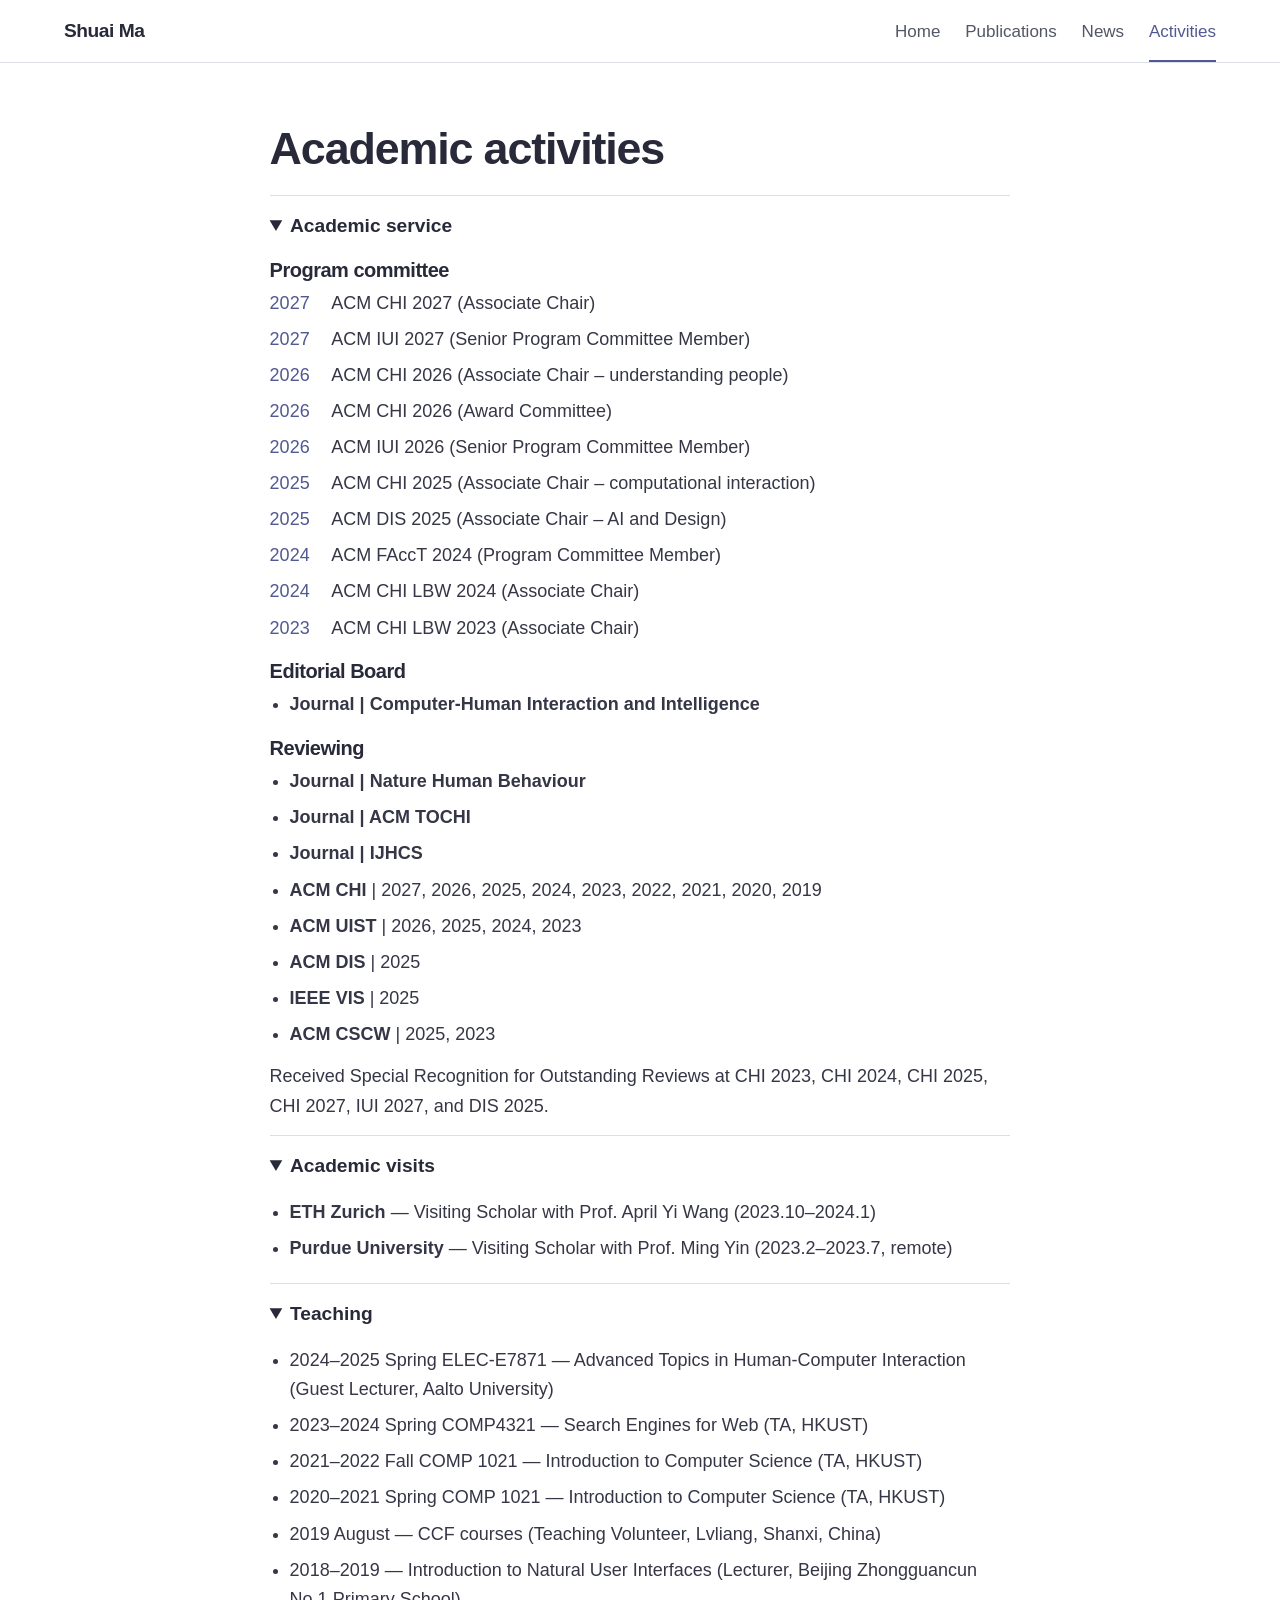
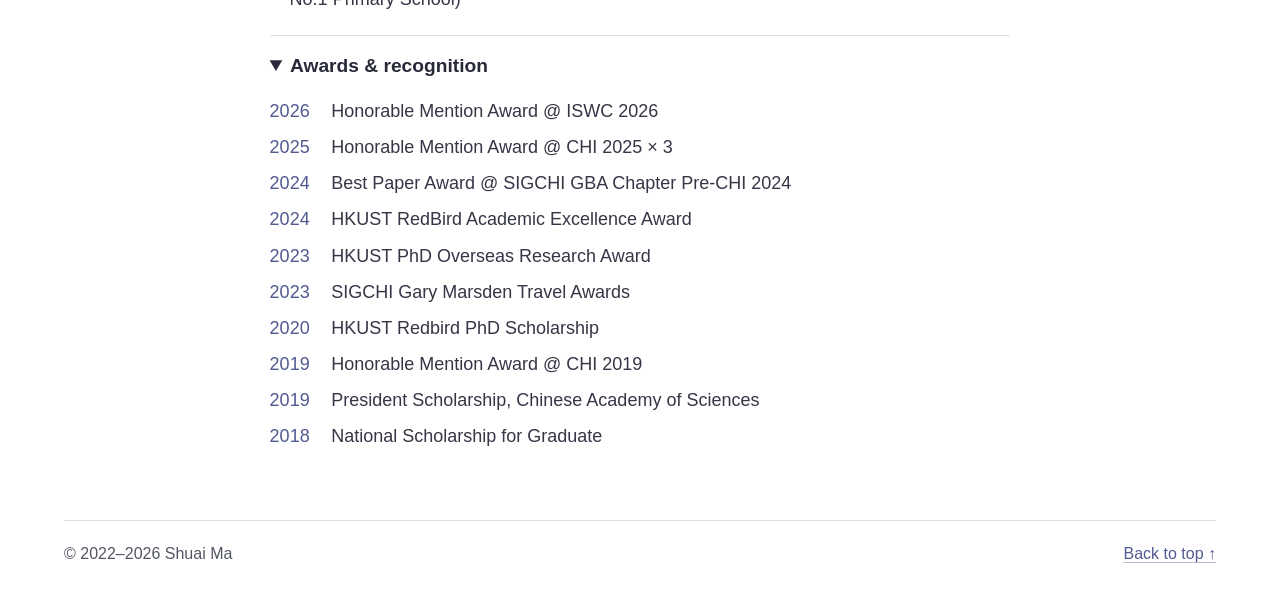
<file: activities.html>
<!doctype html>
<html lang="en">
<head>
  <meta charset="utf-8">
  <meta name="viewport" content="width=device-width, initial-scale=1">
  <meta name="description" content="Academic service, visits, teaching, and awards.">
  <title>Activities | Shuai Ma</title>
  <link rel="icon" href="./personal_webpage_files/interaction.svg" type="image/svg+xml" sizes="any">
  <link rel="stylesheet" href="./personal_webpage_files/academic-pages.css">
</head>
<body id="top">
  <a class="skip" href="#main">Skip to content</a>
  <header class="mast">
    <div class="shell mast-inner"><a class="signature" href="index.html">Shuai Ma</a>
      <nav aria-label="Main navigation">
        <a href="index.html">Home</a>
        <a href="publications.html">Publications</a>
        <a href="news.html">News</a>
        <a href="activities.html" aria-current="page">Activities</a>
      </nav>
    </div>
  </header>
  <main id="main" class="shell" tabindex="-1">
      <section id="activities" class="reading standalone" aria-labelledby="activities-title">
        <h1 id="activities-title">Academic activities</h1>
        <div class="records">
        <details open>
          <summary>Academic service</summary>
<div class="service-block">
            <h3>Program committee</h3>
            <ul class="simple-list">
              <li class="dated-entry"><span class="entry-year">2027</span><span>ACM CHI 2027 (Associate Chair)</span></li>
              <li class="dated-entry"><span class="entry-year">2027</span><span>ACM IUI 2027 (Senior Program Committee Member)</span></li>
              <li class="dated-entry"><span class="entry-year">2026</span><span>ACM CHI 2026 (Associate Chair – understanding people)</span></li>
              <li class="dated-entry"><span class="entry-year">2026</span><span>ACM CHI 2026 (Award Committee)</span></li>
              <li class="dated-entry"><span class="entry-year">2026</span><span>ACM IUI 2026 (Senior Program Committee Member)</span></li>
              <li class="dated-entry"><span class="entry-year">2025</span><span>ACM CHI 2025 (Associate Chair – computational interaction)</span></li>
              <li class="dated-entry"><span class="entry-year">2025</span><span>ACM DIS 2025 (Associate Chair – AI and Design)</span></li>
              <li class="dated-entry"><span class="entry-year">2024</span><span>ACM FAccT 2024 (Program Committee Member)</span></li>
              <li class="dated-entry"><span class="entry-year">2024</span><span>ACM CHI LBW 2024 (Associate Chair)</span></li>
              <li class="dated-entry"><span class="entry-year">2023</span><span>ACM CHI LBW 2023 (Associate Chair)</span></li>
            </ul>
          </div>
          <div class="service-block">
            <h3>Editorial Board</h3>
            <ul class="simple-list">
              <li><strong>Journal | Computer-Human Interaction and Intelligence</strong></li>
            </ul>
          </div>
          <div class="service-block">
            <h3>Reviewing</h3>
            <ul class="simple-list">
              <li><strong>Journal | Nature Human Behaviour</strong></li>
              <li><strong>Journal | ACM TOCHI</strong></li>
              <li><strong>Journal | IJHCS</strong></li>
              <li><strong>ACM CHI</strong> | 2027, 2026, 2025, 2024, 2023, 2022, 2021, 2020, 2019</li>
              <li><strong>ACM UIST</strong> | 2026, 2025, 2024, 2023</li>
              <li><strong>ACM DIS</strong> | 2025</li>
              <li><strong>IEEE VIS</strong> | 2025</li>
              <li><strong>ACM CSCW</strong> | 2025, 2023</li>
            </ul>
            <p class="recognition">Received Special Recognition for Outstanding Reviews at CHI 2023, CHI 2024, CHI 2025, CHI 2027, IUI 2027, and DIS 2025.</p>
          </div>
        </details>
        <details open>
          <summary>Academic visits</summary>
<ul class="simple-list">
            <li><strong>ETH Zurich</strong> — Visiting Scholar with Prof. April Yi Wang (2023.10–2024.1)</li>
            <li><strong>Purdue University</strong> — Visiting Scholar with Prof. Ming Yin (2023.2–2023.7, remote)</li>
          </ul>
        </details>
        <details open>
          <summary>Teaching</summary>
<ul class="simple-list">
            <li>2024–2025 Spring ELEC‑E7871 — Advanced Topics in Human‑Computer Interaction (Guest Lecturer, Aalto University)</li>
            <li>2023–2024 Spring COMP4321 — Search Engines for Web (TA, HKUST)</li>
            <li>2021–2022 Fall COMP 1021 — Introduction to Computer Science (TA, HKUST)</li>
            <li>2020–2021 Spring COMP 1021 — Introduction to Computer Science (TA, HKUST)</li>
            <li>2019 August — CCF courses (Teaching Volunteer, Lvliang, Shanxi, China)</li>
            <li>2018–2019 — Introduction to Natural User Interfaces (Lecturer, Beijing Zhongguancun No.1 Primary School)</li>
          </ul>
        </details>
        <details open>
          <summary>Awards &amp; recognition</summary>
<ul class="simple-list">
            <li class="dated-entry"><span class="entry-year">2026</span><span>Honorable Mention Award @ ISWC 2026</span></li>
            <li class="dated-entry"><span class="entry-year">2025</span><span>Honorable Mention Award @ CHI 2025 × 3</span></li>
            <li class="dated-entry"><span class="entry-year">2024</span><span>Best Paper Award @ SIGCHI GBA Chapter Pre-CHI 2024</span></li>
            <li class="dated-entry"><span class="entry-year">2024</span><span>HKUST RedBird Academic Excellence Award</span></li>
            <li class="dated-entry"><span class="entry-year">2023</span><span>HKUST PhD Overseas Research Award</span></li>
            <li class="dated-entry"><span class="entry-year">2023</span><span>SIGCHI Gary Marsden Travel Awards</span></li>
            <li class="dated-entry"><span class="entry-year">2020</span><span>HKUST Redbird PhD Scholarship</span></li>
            <li class="dated-entry"><span class="entry-year">2019</span><span>Honorable Mention Award @ CHI 2019</span></li>
            <li class="dated-entry"><span class="entry-year">2019</span><span>President Scholarship, Chinese Academy of Sciences</span></li>
            <li class="dated-entry"><span class="entry-year">2018</span><span>National Scholarship for Graduate</span></li>
          </ul>
        </details>
        </div>
      </section>
  </main>
  <footer class="shell"><span>© 2022–2026 Shuai Ma</span><a href="#top">Back to top ↑</a></footer>
</body>
</html>
</file>
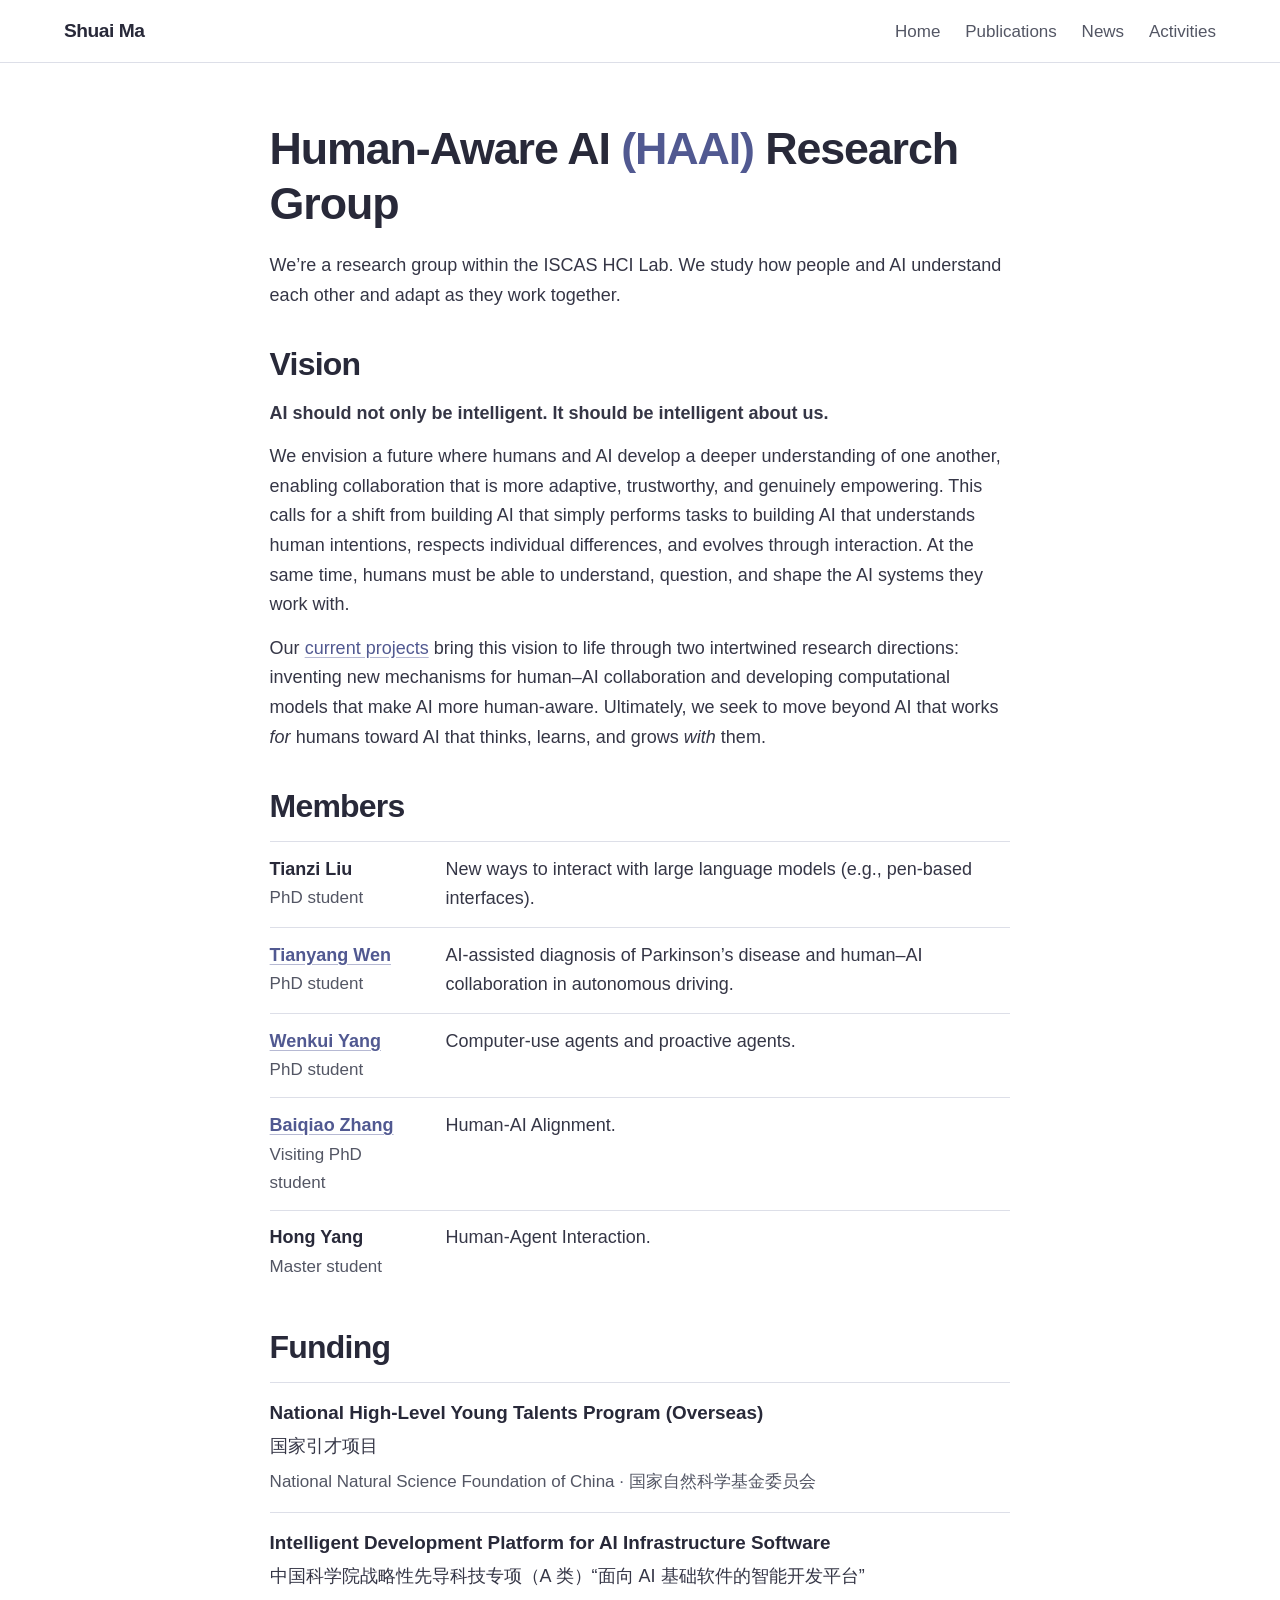
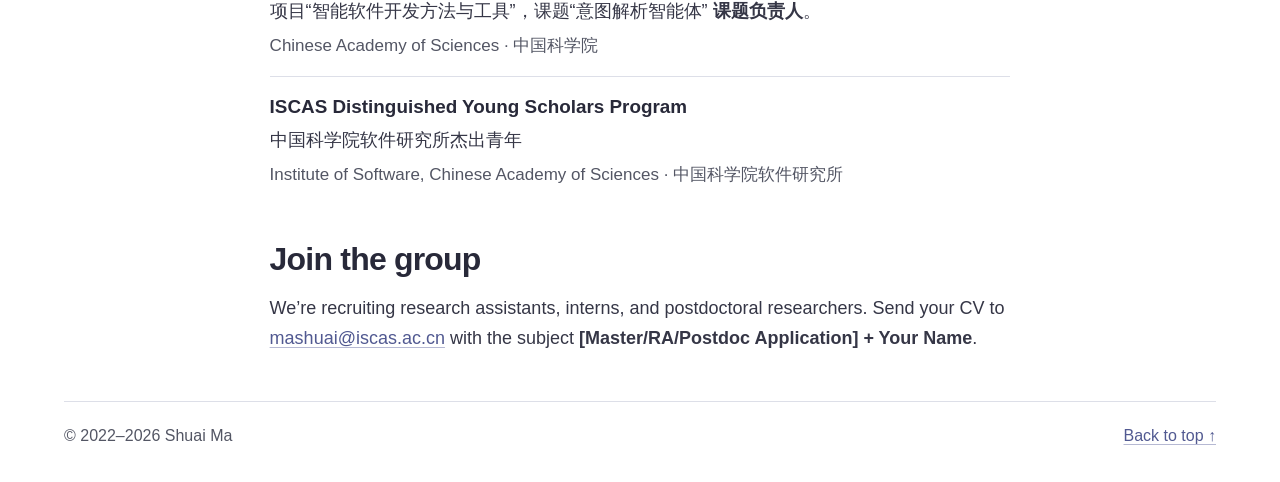
<file: group.html>
<!doctype html>
<html lang="en">
<head>
  <meta charset="utf-8">
  <meta name="viewport" content="width=device-width, initial-scale=1">
  <meta name="description" content="The Human-Aware AI (HAAI) Research Group within the ISCAS HCI Lab studies how people and AI agents understand and adapt to each other.">
  <title>Human-Aware AI (HAAI) Research Group | Shuai Ma</title>
  <link rel="icon" href="./personal_webpage_files/interaction.svg" type="image/svg+xml" sizes="any">
  <link rel="stylesheet" href="./personal_webpage_files/academic-pages.css">
</head>
<body id="top">
  <a class="skip" href="#main">Skip to content</a>
  <header class="mast">
    <div class="shell mast-inner"><a class="signature" href="index.html">Shuai Ma</a>
      <nav aria-label="Main navigation">
        <a href="index.html">Home</a>
        <a href="publications.html">Publications</a>
        <a href="news.html">News</a>
        <a href="activities.html">Activities</a>
      </nav>
    </div>
  </header>
  <main id="main" class="shell" tabindex="-1">
      <article class="reading standalone" id="group">
        <h1>Human-Aware AI <span class="group-acronym">(HAAI)</span> Research Group</h1>
        <p>We’re a research group within the ISCAS HCI Lab. We study how people and AI understand each other and adapt as they work together.</p>
        <section aria-labelledby="vision"><h2 id="vision">Vision</h2>
          <p><strong>AI should not only be intelligent. It should be intelligent about us.</strong></p>
          <p>We envision a future where humans and AI develop a deeper understanding of one another, enabling collaboration that is more adaptive, trustworthy, and genuinely empowering. This calls for a shift from building AI that simply performs tasks to building AI that understands human intentions, respects individual differences, and evolves through interaction. At the same time, humans must be able to understand, question, and shape the AI systems they work with.</p>
          <p>Our <a href="https://shuaima.cc/index.html#projects">current projects</a> bring this vision to life through two intertwined research directions: inventing new mechanisms for human–AI collaboration and developing computational models that make AI more human-aware. Ultimately, we seek to move beyond AI that works <em>for</em> humans toward AI that thinks, learns, and grows <em>with</em> them.</p>
        </section>
        <section aria-labelledby="members"><h2 id="members">Members</h2>
          <dl class="member-list">
            <div>
              <dt>Tianzi Liu<span>PhD student</span></dt>
              <dd>New ways to interact with large language models (e.g., pen-based interfaces).</dd>
            </div>
            <div>
              <dt><a href="https://scholar.google.com/citations?user=WcXpuFcAAAAJ&amp;hl=zh-CN">Tianyang Wen</a><span>PhD student</span></dt>
              <dd>AI-assisted diagnosis of Parkinson’s disease and human–AI collaboration in autonomous driving.</dd>
            </div>
            <div>
              <dt><a href="https://scholar.google.com/citations?user=neqd5X0AAAAJ&amp;hl=en">Wenkui Yang</a><span>PhD student</span></dt>
              <dd>Computer-use agents and proactive agents.</dd>
            </div>
            <div>
              <dt><a href="https://baiqiaozhang.cc/">Baiqiao Zhang</a><span>Visiting PhD student</span></dt>
              <dd>Human-AI Alignment.</dd>
            </div>
            <div>
              <dt>Hong Yang<span>Master student</span></dt>
              <dd>Human-Agent Interaction.</dd>
            </div>
          </dl>
        </section>
        <section aria-labelledby="funding"><h2 id="funding">Funding</h2>
          <ul class="funding-list">
            <li>
              <h3>National High-Level Young Talents Program (Overseas)</h3>
              <p lang="zh-CN">国家引才项目</p>
              <p class="sponsor">National Natural Science Foundation of China · <span lang="zh-CN">国家自然科学基金委员会</span></p>
            </li>
            <li>
              <h3>Intelligent Development Platform for AI Infrastructure Software</h3>
              <p lang="zh-CN">中国科学院战略性先导科技专项（A 类）“面向 AI 基础软件的智能开发平台”</p>
              <p lang="zh-CN">项目“智能软件开发方法与工具”，课题“意图解析智能体” <b>课题负责人</b>。</p>
              <p class="sponsor">Chinese Academy of Sciences · <span lang="zh-CN">中国科学院</span></p>
            </li>
            <li>
              <h3>ISCAS Distinguished Young Scholars Program</h3>
              <p lang="zh-CN">中国科学院软件研究所杰出青年</p>
              <p class="sponsor">Institute of Software, Chinese Academy of Sciences · <span lang="zh-CN">中国科学院软件研究所</span></p>
            </li>

          </ul>
        </section>
        <section id="joining" aria-labelledby="joining-title"><h2 id="joining-title">Join the group</h2>
          <p>We’re recruiting research assistants, interns, and postdoctoral researchers. Send your CV to <a href="mailto:mashuai@iscas.ac.cn">mashuai@iscas.ac.cn</a> with the subject <strong>[Master/RA/Postdoc Application] + Your Name</strong>.</p>
        </section>
      </article>
  </main>
  <footer class="shell"><span>© 2022–2026 Shuai Ma</span><a href="#top">Back to top ↑</a></footer>
</body>
</html>
</file>
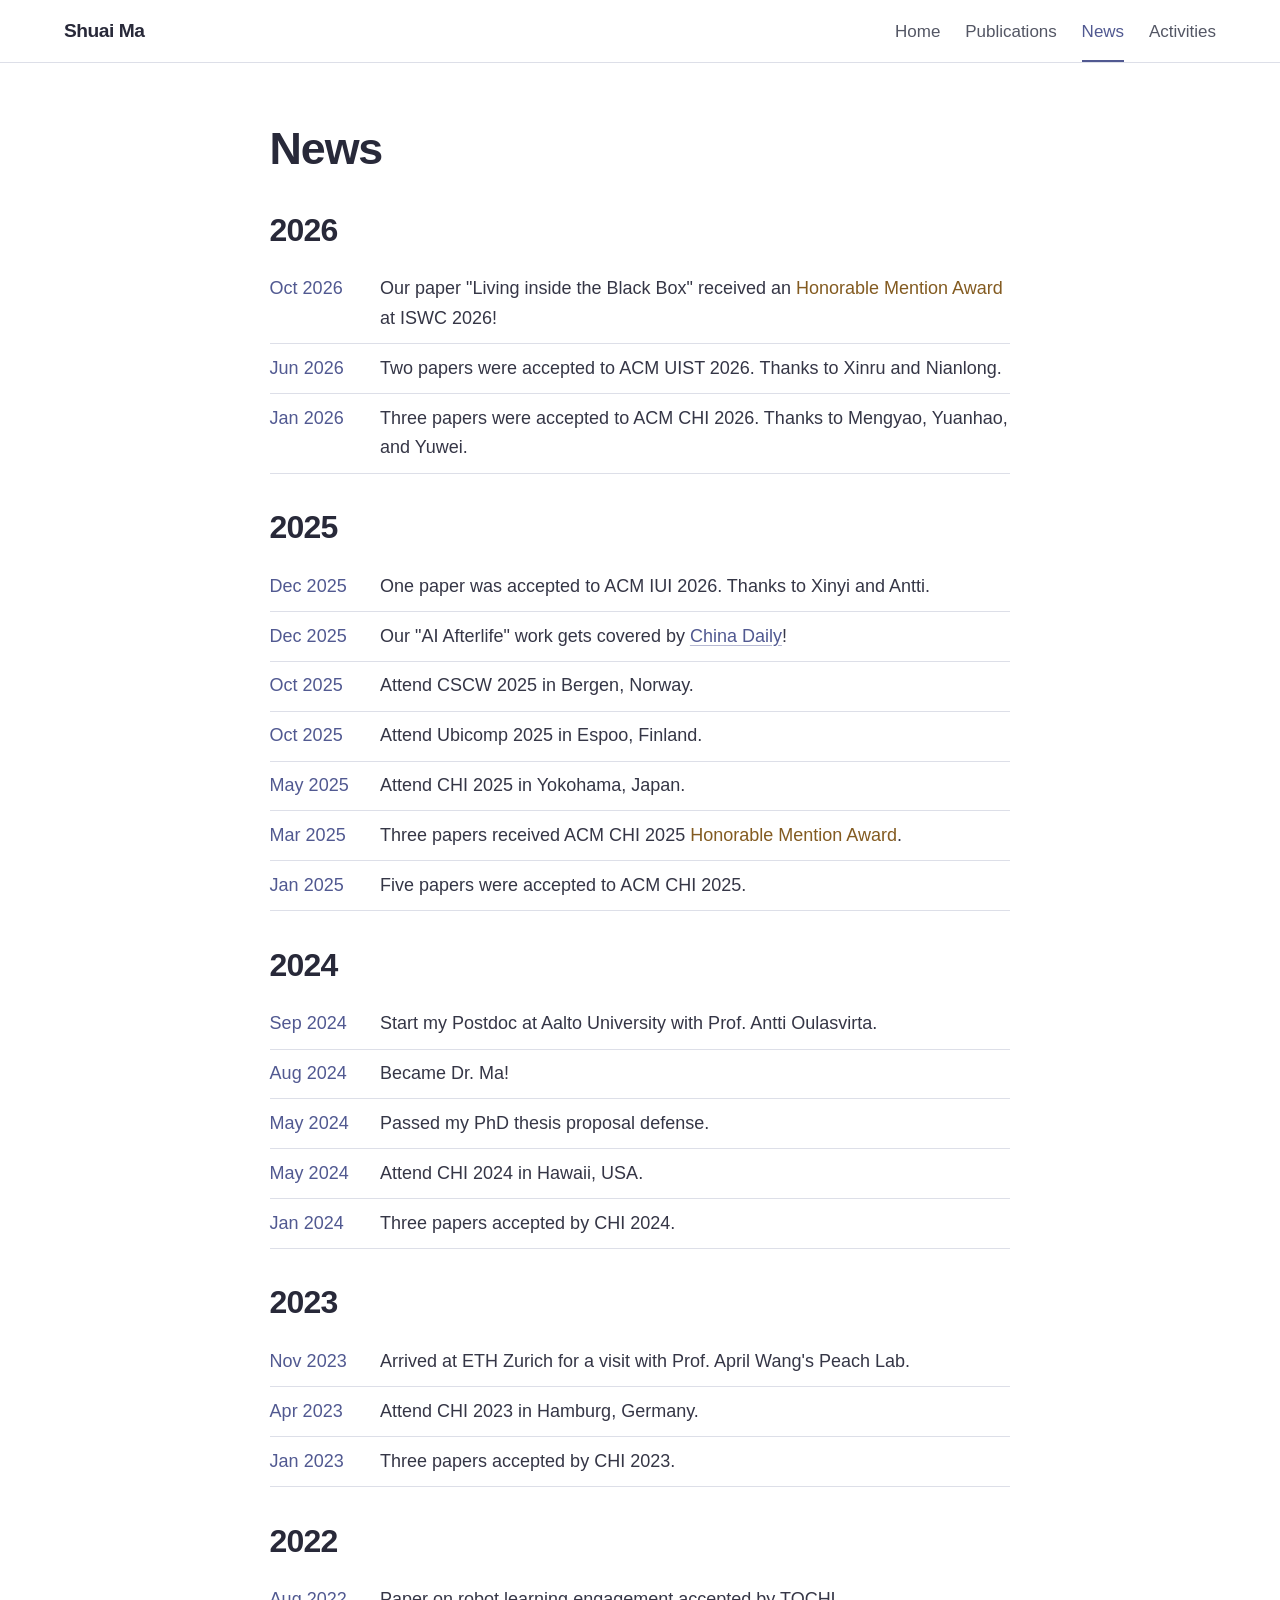
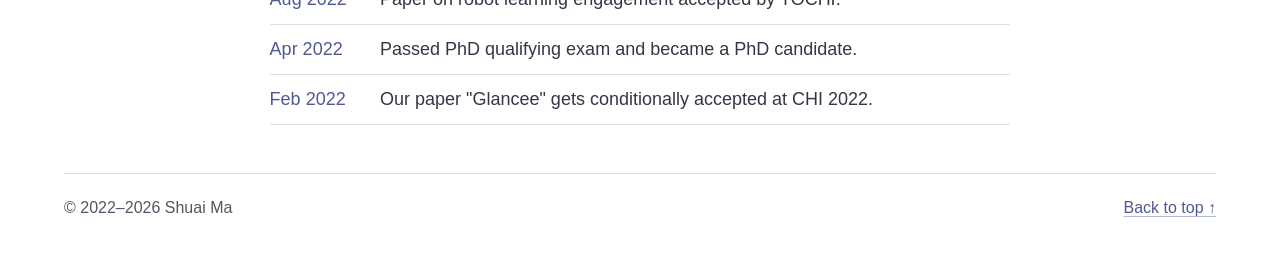
<file: news.html>
<!doctype html>
<html lang="en">
<head>
  <meta charset="utf-8">
  <meta name="viewport" content="width=device-width, initial-scale=1">
  <meta name="description" content="News and updates from Shuai Ma.">
  <title>News | Shuai Ma</title>
  <link rel="icon" href="./personal_webpage_files/interaction.svg" type="image/svg+xml" sizes="any">
  <link rel="stylesheet" href="./personal_webpage_files/academic-pages.css">
</head>
<body id="top">
  <a class="skip" href="#main">Skip to content</a>
  <header class="mast">
    <div class="shell mast-inner"><a class="signature" href="index.html">Shuai Ma</a>
      <nav aria-label="Main navigation">
        <a href="index.html">Home</a>
        <a href="publications.html">Publications</a>
        <a href="news.html" aria-current="page">News</a>
        <a href="activities.html">Activities</a>
      </nav>
    </div>
  </header>
  <main id="main" class="shell" tabindex="-1">
      <article class="reading standalone" id="news">
        <h1>News</h1>
        <section><h2>2026</h2>
          <ul class="news-list">
            <li><time datetime="2026-10">Oct 2026</time><span>Our paper "Living inside the Black Box" received an <span class="award">Honorable Mention Award</span> at ISWC 2026!</span></li>
            <li><time datetime="2026-06">Jun 2026</time><span>Two papers were accepted to ACM UIST 2026. Thanks to Xinru and Nianlong.</span></li>
            <li><time datetime="2026-01">Jan 2026</time><span>Three papers were accepted to ACM CHI 2026. Thanks to Mengyao, Yuanhao, and Yuwei.</span></li>
          </ul>
        </section>
        <section><h2>2025</h2>
          <ul class="news-list">
            <li><time datetime="2025-12">Dec 2025</time><span>One paper was accepted to ACM IUI 2026. Thanks to Xinyi and Antti.</span></li>
            <li><time datetime="2025-12">Dec 2025</time><span>Our "AI Afterlife" work gets covered by <a href="./personal_webpage_files/paper_pdf/ChinaDaily.pdf">China Daily</a>!</span></li>
            <li><time datetime="2025-10">Oct 2025</time><span>Attend CSCW 2025 in Bergen, Norway.</span></li>
            <li><time datetime="2025-10">Oct 2025</time><span>Attend Ubicomp 2025 in Espoo, Finland.</span></li>
            <li><time datetime="2025-05">May 2025</time><span>Attend CHI 2025 in Yokohama, Japan.</span></li>
            <li><time datetime="2025-03">Mar 2025</time><span>Three papers received ACM CHI 2025 <span class="award">Honorable Mention Award</span>.</span></li>
            <li><time datetime="2025-01">Jan 2025</time><span>Five papers were accepted to ACM CHI 2025.</span></li>
          </ul>
        </section>
        <section><h2>2024</h2>
          <ul class="news-list">
            <li><time datetime="2024-09">Sep 2024</time><span>Start my Postdoc at Aalto University with Prof. Antti Oulasvirta.</span></li>
            <li><time datetime="2024-08">Aug 2024</time><span>Became Dr. Ma!</span></li>
            <li><time datetime="2024-05">May 2024</time><span>Passed my PhD thesis proposal defense.</span></li>
            <li><time datetime="2024-05">May 2024</time><span>Attend CHI 2024 in Hawaii, USA.</span></li>
            <li><time datetime="2024-01">Jan 2024</time><span>Three papers accepted by CHI 2024.</span></li>
          </ul>
        </section>
        <section><h2>2023</h2>
          <ul class="news-list">
            <li><time datetime="2023-11">Nov 2023</time><span>Arrived at ETH Zurich for a visit with Prof. April Wang's Peach Lab.</span></li>
            <li><time datetime="2023-04">Apr 2023</time><span>Attend CHI 2023 in Hamburg, Germany.</span></li>
            <li><time datetime="2023-01">Jan 2023</time><span>Three papers accepted by CHI 2023.</span></li>
          </ul>
        </section>
        <section><h2>2022</h2>
          <ul class="news-list">
            <li><time datetime="2022-08">Aug 2022</time><span>Paper on robot learning engagement accepted by TOCHI.</span></li>
            <li><time datetime="2022-04">Apr 2022</time><span>Passed PhD qualifying exam and became a PhD candidate.</span></li>
            <li><time datetime="2022-02">Feb 2022</time><span>Our paper "Glancee" gets conditionally accepted at CHI 2022.</span></li>
          </ul>
        </section>
      </article>
  </main>
  <footer class="shell"><span>© 2022–2026 Shuai Ma</span><a href="#top">Back to top ↑</a></footer>
</body>
</html>
</file>
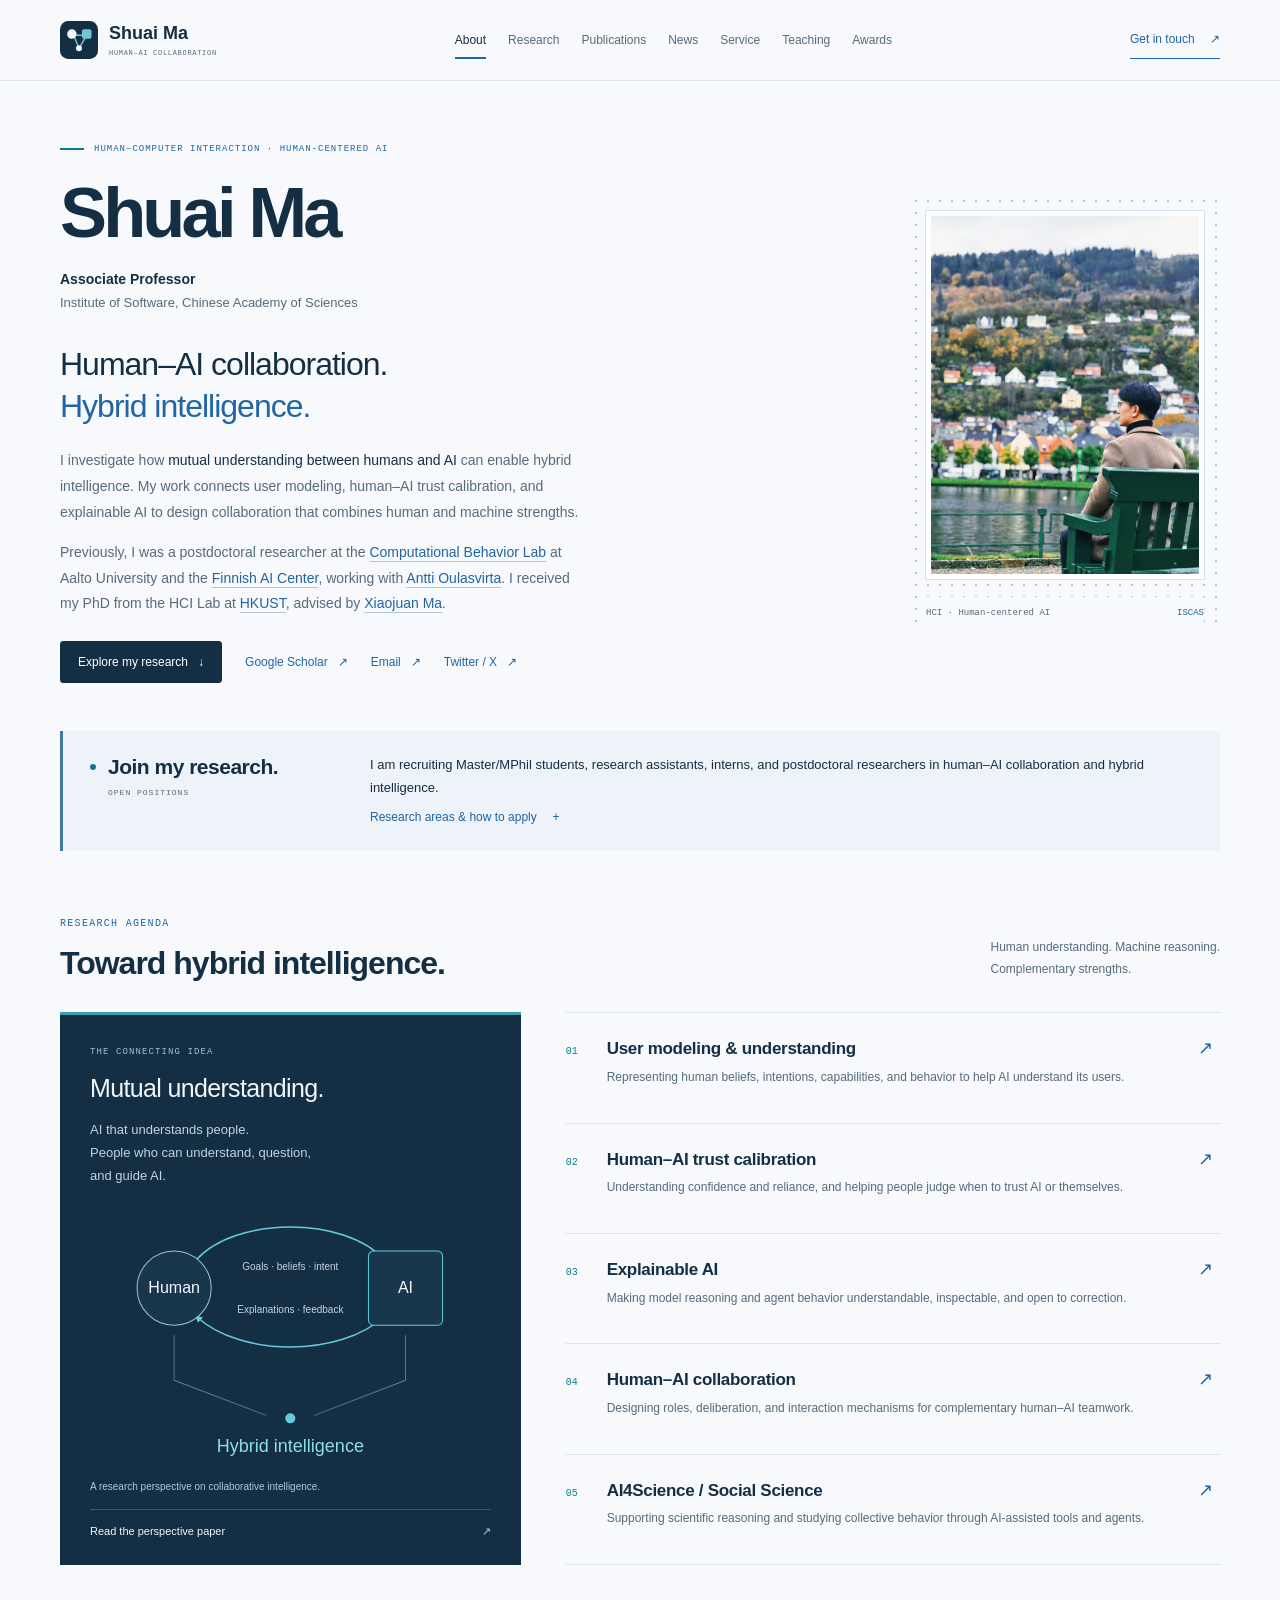
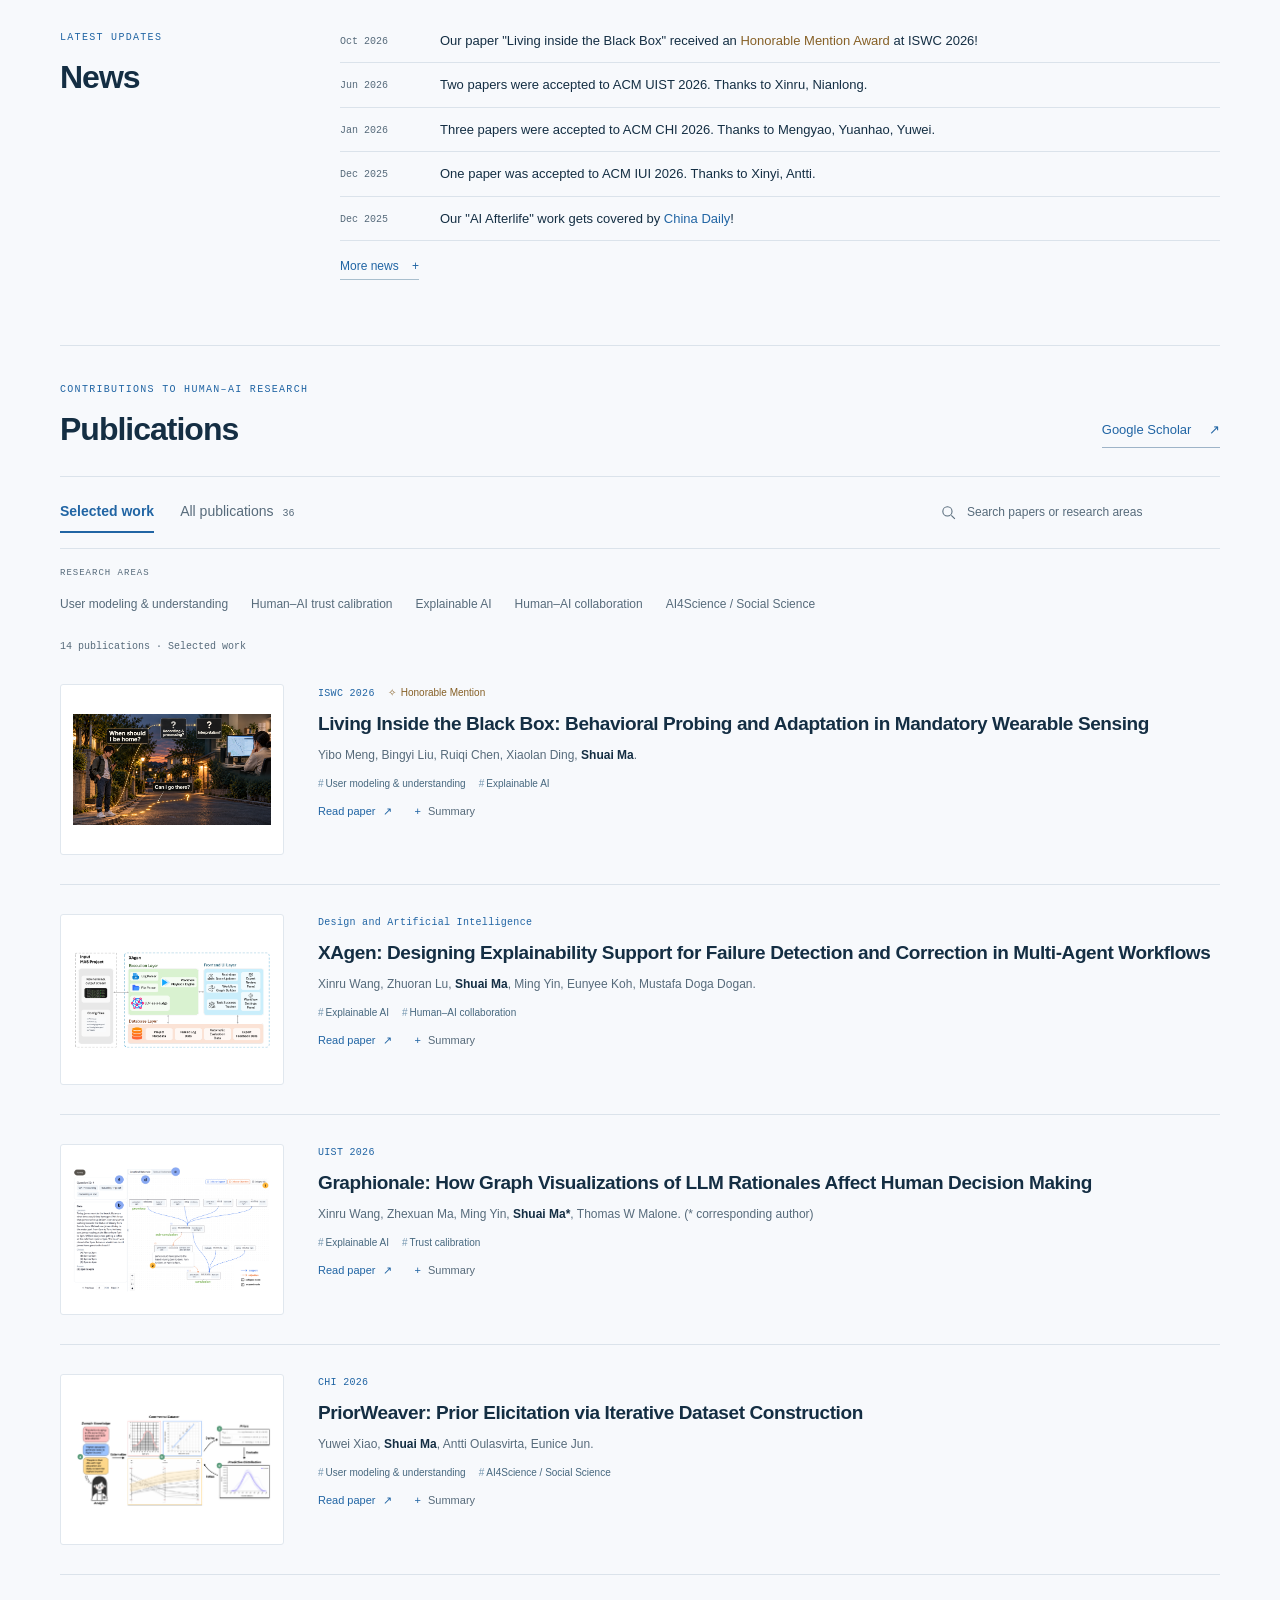
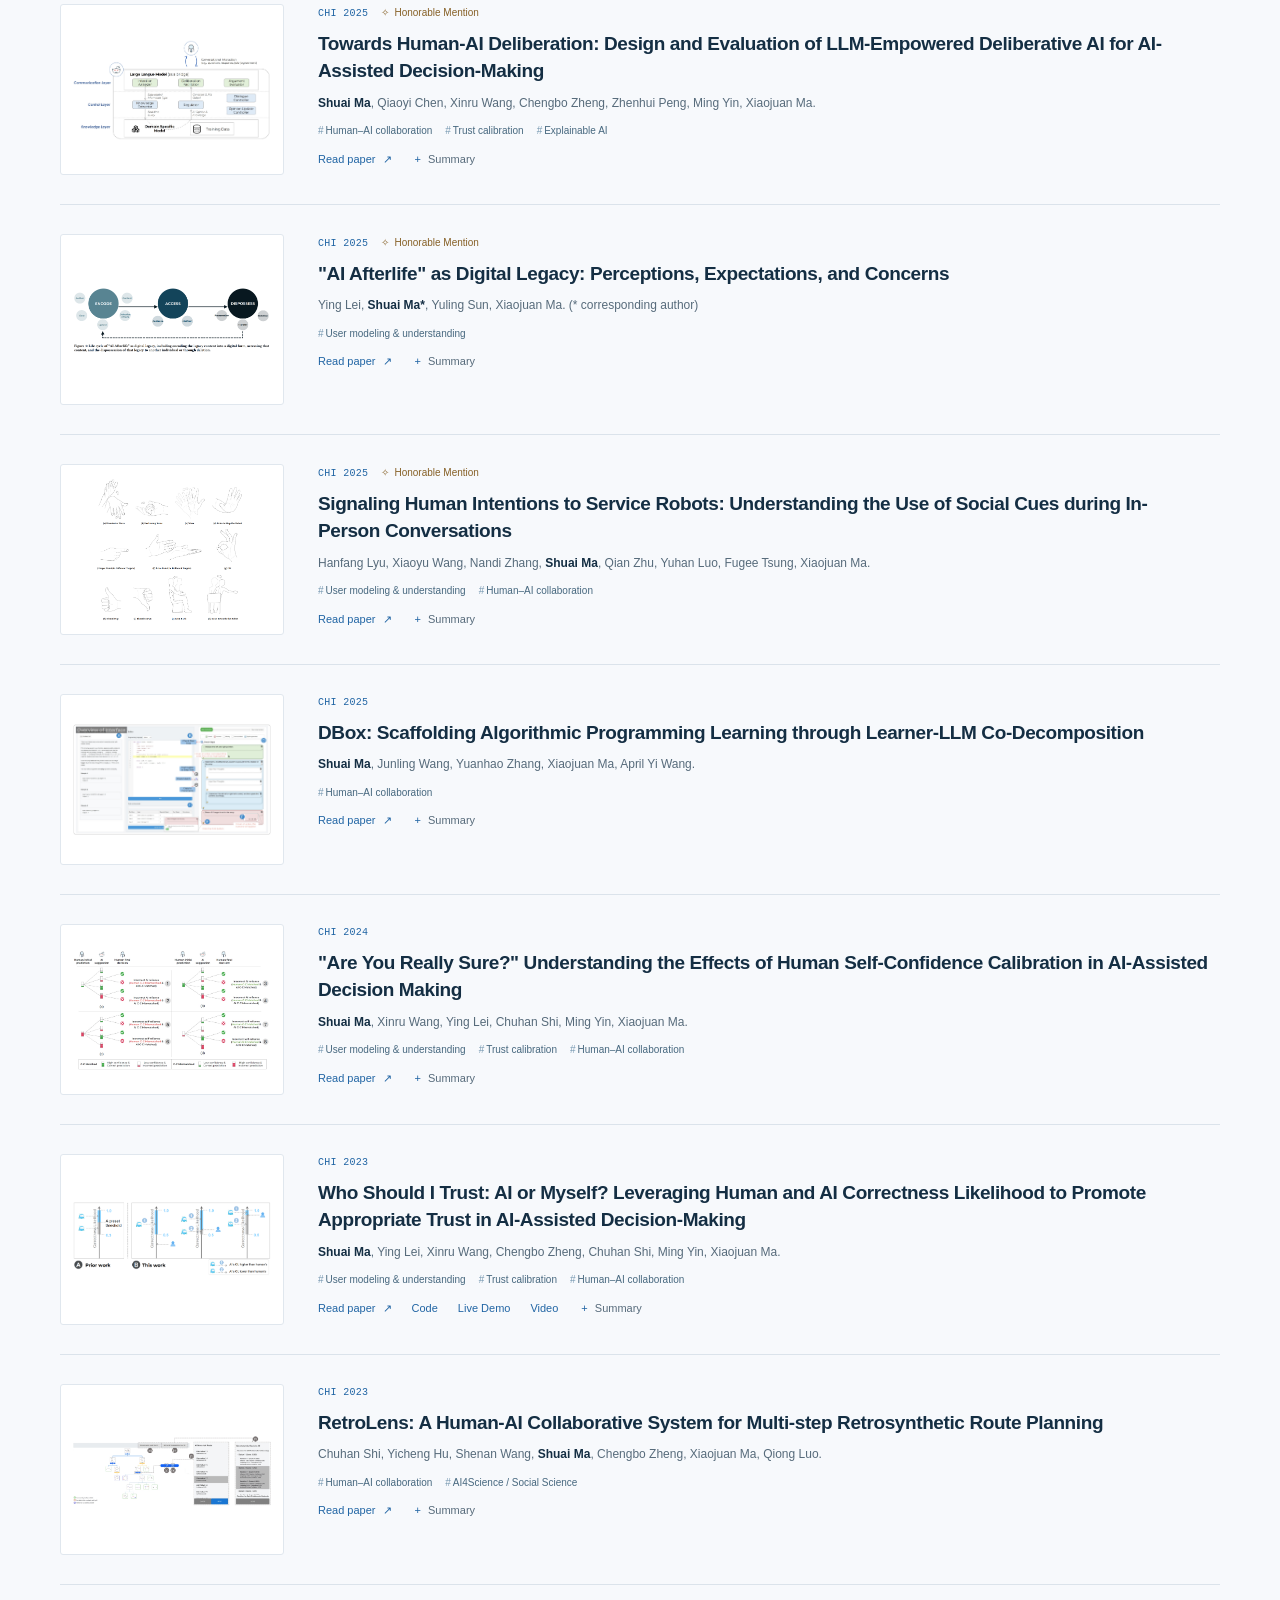
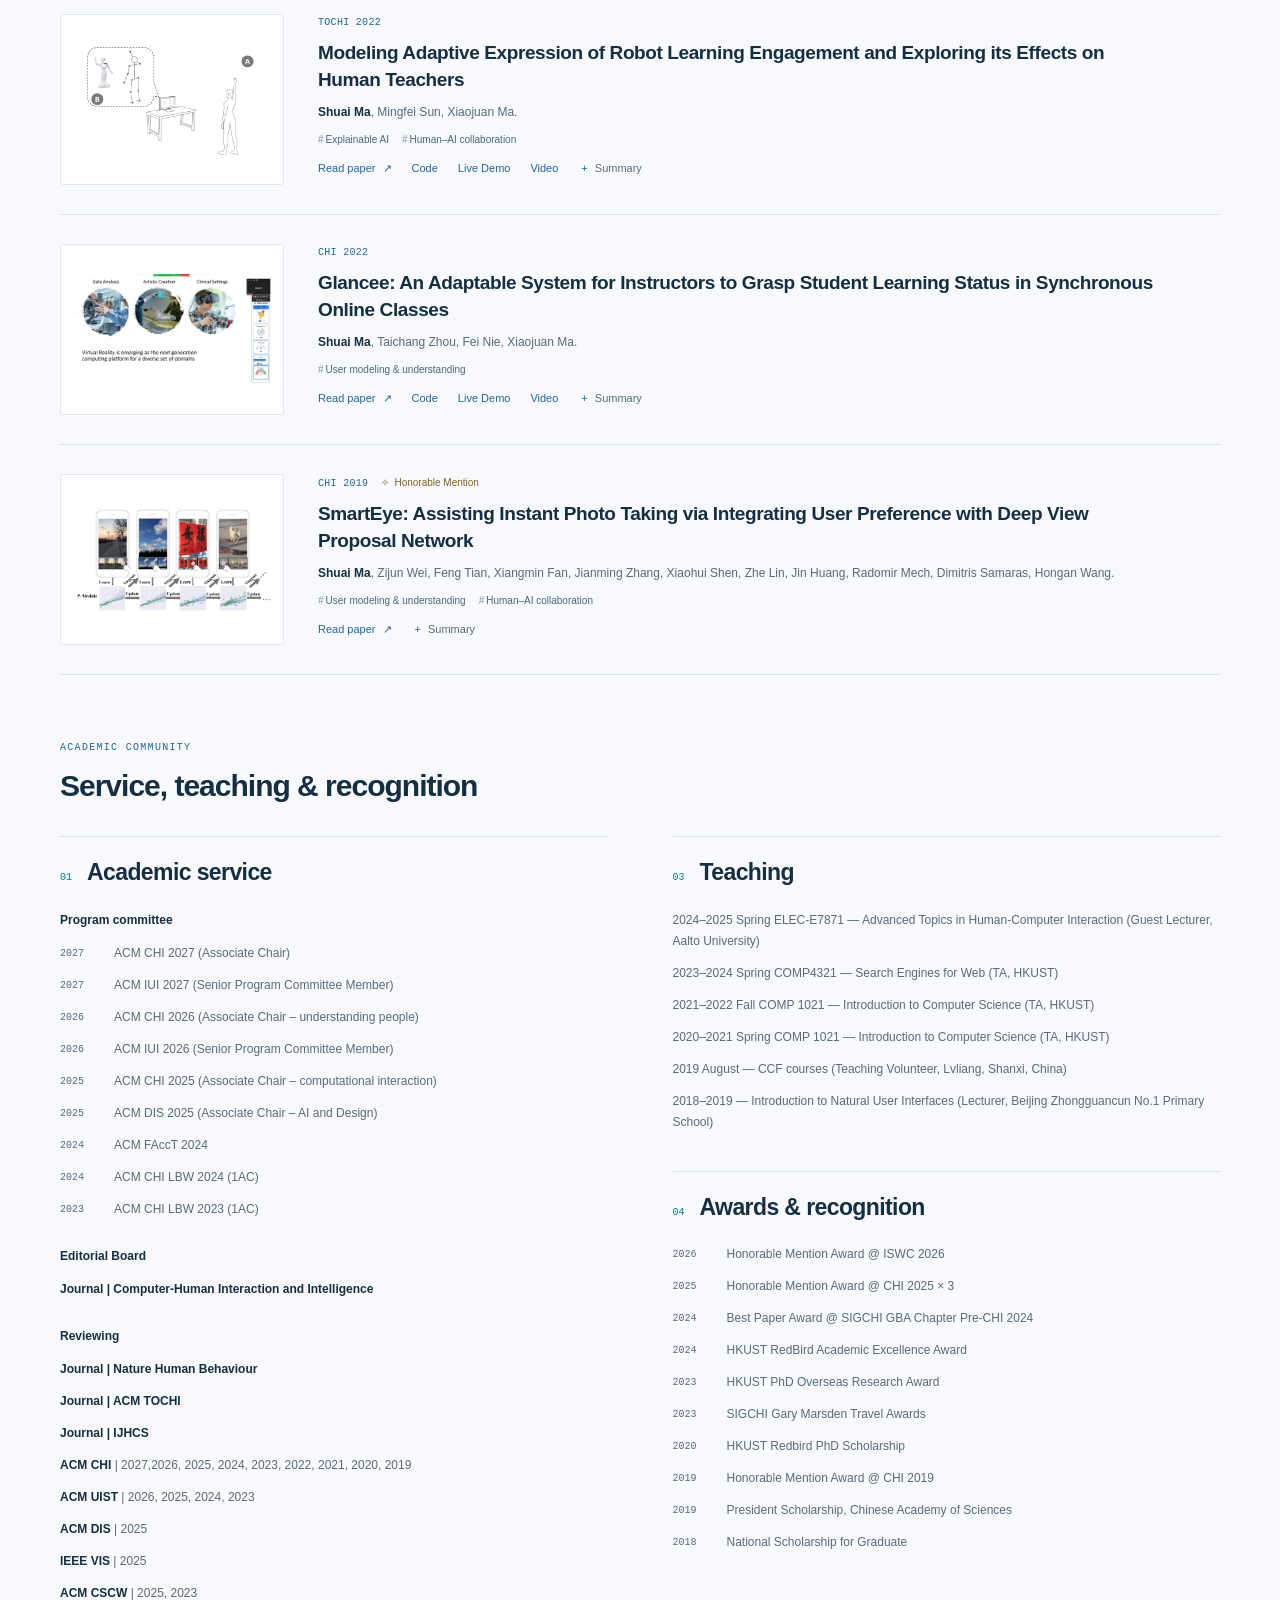
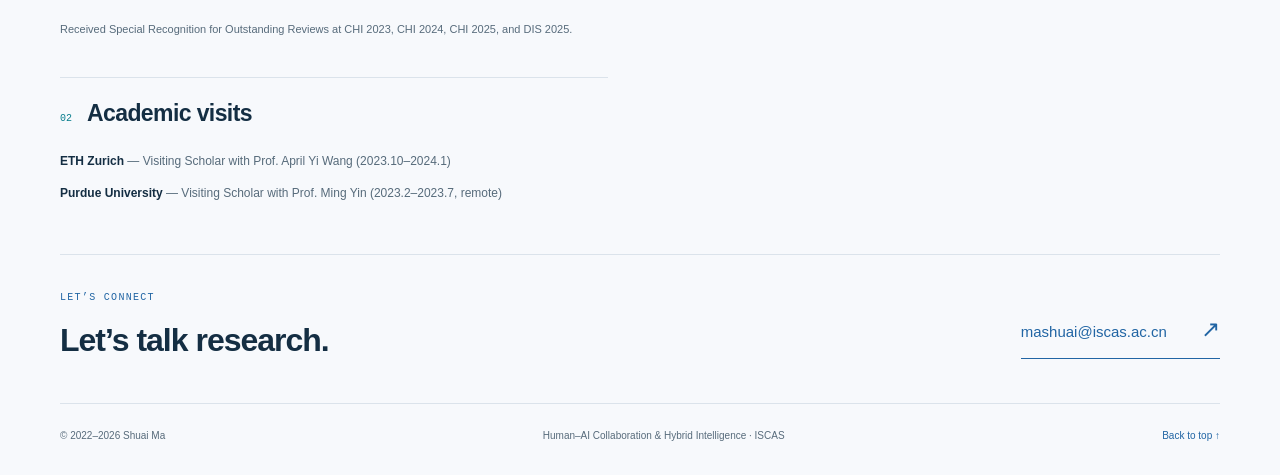
<file: old_version20261114.html>
<!DOCTYPE html>
<html lang="en">
<head>
  <meta charset="UTF-8">
  <meta name="viewport" content="width=device-width, initial-scale=1">
  <meta name="description" content="Shuai Ma studies human–AI collaboration and hybrid intelligence at ISCAS, with research on user modeling, trust calibration, explainable AI, and AI for scientific and social inquiry.">
  <meta name="theme-color" content="#f7f9fc">
  <title>Shuai Ma — Human–AI Collaboration &amp; Hybrid Intelligence</title>
  <link rel="icon" href="./personal_webpage_files/favicon.svg?v=hybrid" type="image/svg+xml">
  <link rel="stylesheet" href="./personal_webpage_files/site.css?v=hybrid">
  <script src="./personal_webpage_files/site.js?v=hybrid" defer></script>
</head>
<body>
  <a class="skip-link" href="#main">Skip to content</a>
  <header class="site-header">
    <div class="container header-inner">
      <a class="wordmark" href="#about" aria-label="Shuai Ma — home"><img class="research-symbol" src="./personal_webpage_files/favicon.svg?v=hybrid" alt="" width="38" height="38"><span>Shuai Ma<span class="wordmark-caption">HUMAN–AI COLLABORATION</span></span></a>
      <nav class="navigation" aria-label="Main navigation">
        <a href="#about" aria-current="location">About</a>
        <a href="#research">Research</a>
        <a href="#publications">Publications</a>
        <a href="#news">News</a>
        <a href="#service">Service</a>
        <a href="#teaching">Teaching</a>
        <a href="#awards">Awards</a>
      </nav>
      <a class="header-contact" href="mailto:mashuai@iscas.ac.cn">Get in touch <span aria-hidden="true">↗</span></a>
    </div>
  </header>

  <main id="main" class="container">
    <section class="about" id="about" aria-labelledby="name">
      <div class="introduction">
        <p class="eyebrow hero-eyebrow"><span class="small-line" aria-hidden="true"></span>HUMAN–COMPUTER INTERACTION · HUMAN-CENTERED AI</p>
        <h1 id="name">Shuai Ma</h1>
        <p class="affiliation"><strong>Associate Professor</strong><br>Institute of Software, Chinese Academy of Sciences</p>
        <p class="research-lead">Human–AI collaboration.<br><span>Hybrid intelligence.</span></p>
        <div class="biography">
          <p>I investigate how <strong>mutual understanding between humans and AI</strong> can enable hybrid intelligence. My work connects user modeling, human–AI trust calibration, and explainable AI to design collaboration that combines human and machine strengths.</p>
          <p>Previously, I was a postdoctoral researcher at the <a href="https://cbl.aalto.fi/">Computational Behavior Lab</a> at Aalto University and the <a href="https://fcai.fi/">Finnish AI Center</a>, working with <a href="https://users.aalto.fi/~oulasvir/">Antti Oulasvirta</a>. I received my PhD from the HCI Lab at <a href="https://hkust.edu.hk/">HKUST</a>, advised by <a href="https://www.cse.ust.hk/~mxj/">Xiaojuan Ma</a>.</p>
        </div>
        <div class="contact-links" aria-label="Contact and profiles">
          <a class="primary-link" href="#publications">Explore my research <span aria-hidden="true">↓</span></a>
          <a href="https://scholar.google.com/citations?hl=en&amp;user=qajd8BYAAAAJ">Google Scholar <span aria-hidden="true">↗</span></a>
          <a href="mailto:mashuai@iscas.ac.cn">Email <span aria-hidden="true">↗</span></a>
          <a href="https://twitter.com/shuaima_hci">Twitter / X <span aria-hidden="true">↗</span></a>
        </div>
      </div>
      <figure class="portrait">
        <div class="portrait-frame"><img src="./personal_webpage_files/Me.jpg" alt="Shuai Ma sitting by the water" width="960" height="1282" fetchpriority="high"></div>
        <figcaption><span>HCI · Human-centered AI</span><span>ISCAS</span></figcaption>
      </figure>
    </section>

    <section class="opportunities" aria-labelledby="opportunities-title">
      <div class="opportunities-heading"><span class="status-dot" aria-hidden="true"></span><h2 id="opportunities-title">Join my research.</h2><span class="opening-label">OPEN POSITIONS</span></div>
      <div class="opportunities-content">
        <p>I am recruiting Master/MPhil students, research assistants, interns, and postdoctoral researchers in human–AI collaboration and hybrid intelligence.</p>
        <details class="application-details">
          <summary>Research areas &amp; how to apply <span class="details-symbol" aria-hidden="true"></span></summary>
          <div class="application-body">
            <p>Our interests include user modeling and understanding, human–AI trust calibration, explainable AI, collaborative agents, and AI for scientific and social inquiry. We also study agentic interfaces and LLM-powered human modeling and simulation. Postdoctoral positions have no fixed headcount limit.</p>
            <p>Please send your CV to <a href="mailto:mashuai@iscas.ac.cn">mashuai@iscas.ac.cn</a> with the subject <span class="email-subject">[Master/RA/Postdoc Application] + Your Name</span>.</p>
          </div>
        </details>
      </div>
    </section>

    <section class="research page-section" id="research" aria-labelledby="research-title">
      <div class="section-heading">
        <div><p class="eyebrow">RESEARCH AGENDA</p><h2 id="research-title">Toward hybrid intelligence.</h2></div>
        <p class="section-note">Human understanding. Machine reasoning.<br> Complementary strengths.</p>
      </div>
      <div class="research-layout">
        <figure class="research-model">
          <p class="model-kicker">THE CONNECTING IDEA</p>
          <h3>Mutual understanding.</h3>
          <p class="model-intro">AI that understands people.<br> People who can understand, question,<br> and guide AI.</p>
          <svg class="collaboration-diagram" viewBox="0 0 400 270" role="img" aria-labelledby="diagram-title diagram-description">
            <title id="diagram-title">Human–AI collaboration through mutual understanding</title>
            <desc id="diagram-description">Human goals and experience connect with AI models and reasoning through a two-way exchange. Joint reasoning, calibrated trust, and complementary contributions support hybrid intelligence.</desc>
            <defs><marker id="arrow-cyan" viewBox="0 0 10 10" refX="8" refY="5" markerWidth="5" markerHeight="5" orient="auto-start-reverse"><path d="M 0 0 L 10 5 L 0 10 z" fill="#63ccdb"/></marker></defs>
            <path d="M106 60 C145 16 255 16 294 60" fill="none" stroke="#63ccdb" stroke-width="1.5" marker-end="url(#arrow-cyan)"/>
            <path d="M294 116 C250 157 150 157 106 116" fill="none" stroke="#63ccdb" stroke-width="1.5" marker-end="url(#arrow-cyan)"/>
            <circle cx="84" cy="88" r="37" fill="#18374c" stroke="#9bc2d6"/>
            <rect x="278" y="51" width="74" height="74" rx="5" fill="#18374c" stroke="#63ccdb"/>
            <text x="84" y="93" text-anchor="middle" class="diagram-entity">Human</text>
            <text x="315" y="93" text-anchor="middle" class="diagram-entity">AI</text>
            <text x="200" y="70" text-anchor="middle" class="diagram-label">Goals · beliefs · intent</text>
            <text x="200" y="113" text-anchor="middle" class="diagram-label">Explanations · feedback</text>
            <path d="M84 135 L84 180 L176 215 M315 135 L315 180 L224 215" fill="none" stroke="#59788a" stroke-width="1"/>
            <circle cx="200" cy="218" r="5" fill="#63ccdb"/>
            <text x="200" y="252" text-anchor="middle" class="diagram-result">Hybrid intelligence</text>
          </svg>
          <figcaption>A research perspective on collaborative intelligence.</figcaption>
          <a class="model-paper" href="./personal_webpage_files/paper_pdf/CCCF.pdf">Read the perspective paper <span aria-hidden="true">↗</span></a>
        </figure>
        <div class="research-fields">
          <a class="research-field" href="#publications" data-research-filter="User Modeling">
            <span class="field-index" aria-hidden="true">01</span><div class="field-body"><h3>User modeling &amp; understanding</h3><p>Representing human beliefs, intentions, capabilities, and behavior to help AI understand its users.</p></div><span class="field-arrow" aria-hidden="true">↗</span>
          </a>
          <a class="research-field" href="#publications" data-research-filter="Trust Calibration">
            <span class="field-index" aria-hidden="true">02</span><div class="field-body"><h3>Human–AI trust calibration</h3><p>Understanding confidence and reliance, and helping people judge when to trust AI or themselves.</p></div><span class="field-arrow" aria-hidden="true">↗</span>
          </a>
          <a class="research-field" href="#publications" data-research-filter="Explainable AI">
            <span class="field-index" aria-hidden="true">03</span><div class="field-body"><h3>Explainable AI</h3><p>Making model reasoning and agent behavior understandable, inspectable, and open to correction.</p></div><span class="field-arrow" aria-hidden="true">↗</span>
          </a>
          <a class="research-field" href="#publications" data-research-filter="Human-AI Collaboration">
            <span class="field-index" aria-hidden="true">04</span><div class="field-body"><h3>Human–AI collaboration</h3><p>Designing roles, deliberation, and interaction mechanisms for complementary human–AI teamwork.</p></div><span class="field-arrow" aria-hidden="true">↗</span>
          </a>
          <a class="research-field" href="#publications" data-research-filter="AI4Science / Social Science">
            <span class="field-index" aria-hidden="true">05</span><div class="field-body"><h3>AI4Science / Social Science</h3><p>Supporting scientific reasoning and studying collective behavior through AI-assisted tools and agents.</p></div><span class="field-arrow" aria-hidden="true">↗</span>
          </a>
        </div>
      </div>
    </section>

    <section class="news section-row page-section" id="news" aria-labelledby="news-title">
      <div class="section-label"><span class="eyebrow">LATEST UPDATES</span><h2 id="news-title">News</h2></div>
      <div class="news-content">
        <ul class="news-list">
          <li class="news-highlight"><time datetime="2026-10">Oct 2026</time><span>Our paper "Living inside the Black Box" received an <span class="award">Honorable Mention Award</span> at ISWC 2026!</span></li>
          <li><time datetime="2026-06">Jun 2026</time><span>Two papers were accepted to ACM UIST 2026. Thanks to Xinru, Nianlong.</span></li>
          <li><time datetime="2026-01">Jan 2026</time><span>Three papers were accepted to ACM CHI 2026. Thanks to Mengyao, Yuanhao, Yuwei.</span></li>
          <li><time datetime="2025-12">Dec 2025</time><span>One paper was accepted to ACM IUI 2026. Thanks to Xinyi, Antti.</span></li>
          <li><time datetime="2025-12">Dec 2025</time><span>Our "AI Afterlife" work gets covered by <a href="./personal_webpage_files/paper_pdf/ChinaDaily.pdf">China Daily</a>!</span></li>
        </ul>
        <details class="news-archive">
          <summary><span class="when-closed">More news</span><span class="when-open">Less news</span></summary>
          <ul class="news-list">
            <li><time datetime="2025-10">Oct 2025</time><span>Attend CSCW 2025 in Bergen, Norway.</span></li>
            <li><time datetime="2025-10">Oct 2025</time><span>Attend Ubicomp 2025 in Espoo, Finland.</span></li>
            <li><time datetime="2025-05">May 2025</time><span>Attend CHI 2025 in Yokohama, Japan.</span></li>
            <li><time datetime="2025-03">Mar 2025</time><span>Three papers received ACM CHI 2025 <span class="award">Honorable Mention Award</span>.</span></li>
            <li><time datetime="2025-01">Jan 2025</time><span>Five papers were accepted to ACM CHI 2025.</span></li>
            <li><time datetime="2024-09">Sep 2024</time><span>Start my Postdoc at Aalto University with Prof. Antti Oulasvirta.</span></li>
            <li><time datetime="2024-08">Aug 2024</time><span>Became Dr. Ma!</span></li>
            <li><time datetime="2024-05">May 2024</time><span>Passed my PhD thesis proposal defense.</span></li>
            <li><time datetime="2024-05">May 2024</time><span>Attend CHI 2024 in Hawaii, USA.</span></li>
            <li><time datetime="2024-01">Jan 2024</time><span>Three papers accepted by CHI 2024.</span></li>
            <li><time datetime="2023-11">Nov 2023</time><span>Arrived at ETH Zurich for a visit with Prof. April Wang's Peach Lab.</span></li>
            <li><time datetime="2023-04">Apr 2023</time><span>Attend CHI 2023 in Hamburg, Germany.</span></li>
            <li><time datetime="2023-01">Jan 2023</time><span>Three papers accepted by CHI 2023.</span></li>
            <li><time datetime="2022-08">Aug 2022</time><span>Paper on robot learning engagement accepted by TOCHI.</span></li>
            <li><time datetime="2022-04">Apr 2022</time><span>Passed PhD qualifying exam and became a PhD candidate.</span></li>
            <li><time datetime="2022-02">Feb 2022</time><span>Our paper "Glancee" gets conditionally accepted at CHI 2022.</span></li>
          </ul>
        </details>
      </div>
    </section>

    <section class="publications page-section" id="publications" aria-labelledby="publications-title">
      <div class="section-heading">
        <div><p class="eyebrow">CONTRIBUTIONS TO HUMAN–AI RESEARCH</p><h2 id="publications-title">Publications</h2></div>
        <a class="text-link scholar-link" href="https://scholar.google.com/citations?hl=en&amp;user=qajd8BYAAAAJ">Google Scholar <span aria-hidden="true">↗</span></a>
      </div>
      <div class="publication-controls" hidden>
        <div class="publication-toolbar">
          <div class="selection-filters" role="group" aria-label="Publication selection">
            <button type="button" class="filter active" data-filter="Selected" aria-pressed="true" aria-controls="pubList">Selected work</button>
            <button type="button" class="filter" data-filter="All" aria-pressed="false" aria-controls="pubList">All publications <span class="all-count">36</span></button>
          </div>
          <label class="publication-search"><svg aria-hidden="true" viewBox="0 0 24 24" fill="none" stroke="currentColor" stroke-width="1.5"><circle cx="10.5" cy="10.5" r="6.5"/><path d="m16 16 5 5"/></svg><span class="sr-only">Search publications by title, author, venue, or research area</span><input id="publicationSearch" type="search" placeholder="Search papers or research areas" autocomplete="off" aria-controls="pubList"></label>
        </div>
        <div class="filter-bar" role="group" aria-label="Filter publications by research area">
          <span class="filter-label" aria-hidden="true">RESEARCH AREAS</span>
          <button type="button" class="filter" data-filter="User Modeling" aria-pressed="false" aria-controls="pubList">User modeling &amp; understanding</button>
          <button type="button" class="filter" data-filter="Trust Calibration" aria-pressed="false" aria-controls="pubList">Human–AI trust calibration</button>
          <button type="button" class="filter" data-filter="Explainable AI" aria-pressed="false" aria-controls="pubList">Explainable AI</button>
          <button type="button" class="filter" data-filter="Human-AI Collaboration" aria-pressed="false" aria-controls="pubList">Human–AI collaboration</button>
          <button type="button" class="filter" data-filter="AI4Science / Social Science" aria-pressed="false" aria-controls="pubList">AI4Science / Social Science</button>
        </div>
        <p class="publication-count" id="publicationCount" role="status" aria-live="polite" aria-atomic="true"></p>
      </div>
      <div class="pub-list" id="pubList">
        <article class="publication" data-category="All,Human-AI Collaboration">
          <div class="pub-media"><img loading="lazy" decoding="async" src="./personal_webpage_files/paper_teaser/FANVERSE.png" alt="FANVERSE: Exploring and Extending Branching Story Universes Across Canon and Fan Fiction"></div>
          <div class="pub-content">
            <div class="pub-topline">
              <span class="tag">NeurIPS 2026 Creative AI Track</span>
            </div>
            <h3 class="pub-title"><a href="./personal_webpage_files/paper_pdf/FANVERSE.pdf">FANVERSE: Exploring and Extending Branching Story Universes Across Canon and Fan Fiction</a></h3>
            <p class="pub-authors">Lingyi Long, Xian Li, <strong>Shuai Ma</strong>, Yi Wang, Zhuoran Lu.</p>
            <div class="pub-topics" aria-label="Research areas"><a href="#publications" data-research-filter="Human-AI Collaboration">Human–AI collaboration</a></div>
            <div class="pub-resources">
              <div class="pub-links">
                <a href="./personal_webpage_files/paper_pdf/FANVERSE.pdf">Read paper <span aria-hidden="true">↗</span></a>
              </div>
              <details class="pub-summary">
                <summary>Summary<span class="sr-only"> of FANVERSE: Exploring and Extending Branching Story Universes Across Canon and Fan Fiction</span></summary>
                <p class="pub-desc">Fan works form branching story universes, but existing platforms present them as isolated linear narratives. We introduce FANVERSE, an AI-powered system enabling users to explore interconnected story branches and create new ones. Evaluations demonstrate its effectiveness in story construction, cross-branch reasoning, and narrative extension.</p>
              </details>
            </div>
          </div>
        </article>

        <article class="publication" data-category="All,Selected,User Modeling,Explainable AI">
          <div class="pub-media"><img loading="lazy" decoding="async" src="./personal_webpage_files/paper_teaser/Blackbox.png" alt="Living Inside the Black Box: Behavioral Probing and Adaptation in Mandatory Wearable Sensing"></div>
          <div class="pub-content">
            <div class="pub-topline">
              <span class="tag">ISWC 2026</span>
              <span class="tag award">Honorable Mention</span>
            </div>
            <h3 class="pub-title"><a href="./personal_webpage_files/paper_pdf/Living inside Blackbox.pdf">Living Inside the Black Box: Behavioral Probing and Adaptation in Mandatory Wearable Sensing</a></h3>
            <p class="pub-authors">Yibo Meng, Bingyi Liu, Ruiqi Chen, Xiaolan Ding, <strong>Shuai Ma</strong>.</p>
            <div class="pub-topics" aria-label="Research areas"><a href="#publications" data-research-filter="User Modeling">User modeling &amp; understanding</a><a href="#publications" data-research-filter="Explainable AI">Explainable AI</a></div>
            <div class="pub-resources">
              <div class="pub-links">
                <a href="./personal_webpage_files/paper_pdf/Living inside Blackbox.pdf">Read paper <span aria-hidden="true">↗</span></a>
              </div>
              <details class="pub-summary">
                <summary>Summary<span class="sr-only"> of Living Inside the Black Box: Behavioral Probing and Adaptation in Mandatory Wearable Sensing</span></summary>
                <p class="pub-desc">This paper presents a study on behavioral probing and adaptation in mandatory wearable sensing. It addresses the challenge of understanding user behavior and adapting to their needs in real-world scenarios.</p>
              </details>
            </div>
          </div>
        </article>

        <article class="publication" data-category="All,Selected,Explainable AI,Human-AI Collaboration">
          <div class="pub-media"><img loading="lazy" decoding="async" src="./personal_webpage_files/paper_teaser/XAgen.png" alt="XAgen: Designing Explainability Support for Failure Detection and Correction in Multi-Agent Workflows"></div>
          <div class="pub-content">
            <div class="pub-topline">
              <span class="tag">Design and Artificial Intelligence</span>
            </div>
            <h3 class="pub-title"><a href="./personal_webpage_files/paper_pdf/XAgen.pdf">XAgen: Designing Explainability Support for Failure Detection and Correction in Multi-Agent Workflows</a></h3>
            <p class="pub-authors">Xinru Wang, Zhuoran Lu, <strong>Shuai Ma</strong>, Ming Yin, Eunyee Koh, Mustafa Doga Dogan.</p>
            <div class="pub-topics" aria-label="Research areas"><a href="#publications" data-research-filter="Explainable AI">Explainable AI</a><a href="#publications" data-research-filter="Human-AI Collaboration">Human–AI collaboration</a></div>
            <div class="pub-resources">
              <div class="pub-links">
                <a href="./personal_webpage_files/paper_pdf/XAgen.pdf">Read paper <span aria-hidden="true">↗</span></a>
              </div>
              <details class="pub-summary">
                <summary>Summary<span class="sr-only"> of XAgen: Designing Explainability Support for Failure Detection and Correction in Multi-Agent Workflows</span></summary>
                <p class="pub-desc">This paper presents XAgen, a framework for designing explainability support in multi-agent workflows. It addresses the challenge of failure detection and correction by providing transparent and interpretable insights into agent behaviors and decisions.</p>
              </details>
            </div>
          </div>
        </article>

        <article class="publication" data-category="All,User Modeling">
          <div class="pub-media"><img loading="lazy" decoding="async" src="./personal_webpage_files/paper_teaser/fortunetelling.png" alt="Understanding Fortunetelling with Large Language Models in China: User Practices, Perceptions, and Impacts on Beliefs and Decisions"></div>
          <div class="pub-content">
            <div class="pub-topline">
              <span class="tag">ICWSM 2027</span>
            </div>
            <h3 class="pub-title"><a href="./personal_webpage_files/paper_pdf/fortunetelling.pdf">Understanding Fortunetelling with Large Language Models in China: User Practices, Perceptions, and Impacts on Beliefs and Decisions</a></h3>
            <p class="pub-authors">Xueer Lin, Chenyu Li, <strong>Shuai Ma</strong>, Yuhan Lyu, and Zhenhui Peng.</p>
            <div class="pub-topics" aria-label="Research areas"><a href="#publications" data-research-filter="User Modeling">User modeling &amp; understanding</a></div>
            <div class="pub-resources">
              <div class="pub-links">
                <a href="./personal_webpage_files/paper_pdf/fortunetelling.pdf">Read paper <span aria-hidden="true">↗</span></a>
              </div>
              <details class="pub-summary">
                <summary>Summary<span class="sr-only"> of Understanding Fortunetelling with Large Language Models in China: User Practices, Perceptions, and Impacts on Beliefs and Decisions</span></summary>
                <p class="pub-desc">This paper examines why people use LLMs for fortunetelling and how such interactions affect them. Through an analysis of 1,045 Chinese social media posts and interviews with 20 users, the study finds that LLM fortunetelling is used less for accurate prediction than for coping with uncertainty and seeking emotional support. Although it rarely changes users’ major beliefs or decisions, it can subtly shift their mindset and lead to small behavioral adjustments.</p>
              </details>
            </div>
          </div>
        </article>

        <article class="publication" data-category="All,Selected,Explainable AI,Trust Calibration">
          <div class="pub-media"><img loading="lazy" decoding="async" src="./personal_webpage_files/paper_teaser/graphionale.png" alt="Graphionale: How Graph Visualizations of LLM Rationales Affect Human Decision Making"></div>
          <div class="pub-content">
            <div class="pub-topline">
              <span class="tag">UIST 2026</span>
            </div>
            <h3 class="pub-title"><a href="./personal_webpage_files/paper_pdf/graphionale.pdf">Graphionale: How Graph Visualizations of LLM Rationales Affect Human Decision Making</a></h3>
            <p class="pub-authors">Xinru Wang, Zhexuan Ma, Ming Yin, <strong>Shuai Ma*</strong>, Thomas W Malone. (* corresponding author)</p>
            <div class="pub-topics" aria-label="Research areas"><a href="#publications" data-research-filter="Explainable AI">Explainable AI</a><a href="#publications" data-research-filter="Trust Calibration">Trust calibration</a></div>
            <div class="pub-resources">
              <div class="pub-links">
                <a href="./personal_webpage_files/paper_pdf/graphionale.pdf">Read paper <span aria-hidden="true">↗</span></a>
              </div>
              <details class="pub-summary">
                <summary>Summary<span class="sr-only"> of Graphionale: How Graph Visualizations of LLM Rationales Affect Human Decision Making</span></summary>
                <p class="pub-desc">This paper asks a simple but important question: when do graphical explanations actually help people reason with LLMs? Through a 204-participant study, it finds that turning dense LLM rationales into interactive argument maps can improve trust calibration in some tasks, but hurt it in others. Strikingly, the explanation format users prefer is not always the one that helps them make better decisions, showing that effective AI explanations must be matched to the task.</p>
              </details>
            </div>
          </div>
        </article>

        <article class="publication" data-category="All,Human-AI Collaboration">
          <div class="pub-media"><img loading="lazy" decoding="async" src="./personal_webpage_files/paper_teaser/surpassing.png" alt="Surpassing Human Wrist Constraints: Dexterity-Enhanced Techniques for Teleoperated Robotic Manipulation"></div>
          <div class="pub-content">
            <div class="pub-topline">
              <span class="tag">UIST 2026</span>
            </div>
            <h3 class="pub-title"><a href="./personal_webpage_files/paper_pdf/surpassing.pdf">Surpassing Human Wrist Constraints: Dexterity-Enhanced Techniques for Teleoperated Robotic Manipulation</a></h3>
            <p class="pub-authors">Luyao Shen, Yihong Zhang, Qiyuan Song, Jiannan Li, Tianren Luo, <strong>Shuai Ma</strong>, Wei Sun, Yulong Bian, Jin Huang, Teng Han, Nianlong Li, Feng Tian.</p>
            <div class="pub-topics" aria-label="Research areas"><a href="#publications" data-research-filter="Human-AI Collaboration">Human–AI collaboration</a></div>
            <div class="pub-resources">
              <div class="pub-links">
                <a href="./personal_webpage_files/paper_pdf/surpassing.pdf">Read paper <span aria-hidden="true">↗</span></a>
              </div>
              <details class="pub-summary">
                <summary>Summary<span class="sr-only"> of Surpassing Human Wrist Constraints: Dexterity-Enhanced Techniques for Teleoperated Robotic Manipulation</span></summary>
                <p class="pub-desc">This paper addresses a key limitation of free-hand robot teleoperation: human wrist motion cannot fully exploit robotic arm dexterity. Based on 60 demonstration videos, the authors identify three robotic motion capabilities that exceed human biomechanics and propose four VR-inspired interaction techniques to extend users’ control. Evaluations in VR and on a UR5 robot show that these techniques improve rotation, alignment, and orientation control while reducing operator workload.</p>
              </details>
            </div>
          </div>
        </article>

        <article class="publication" data-category="All,User Modeling,Human-AI Collaboration">
          <div class="pub-media"><img loading="lazy" decoding="async" src="./personal_webpage_files/paper_teaser/APE.png" alt="Adaptive Prompt Elicitation for Text-to-Image Generation"></div>
          <div class="pub-content">
            <div class="pub-topline">
              <span class="tag">IUI 2026</span>
            </div>
            <h3 class="pub-title"><a href="./personal_webpage_files/paper_pdf/APE.pdf">Adaptive Prompt Elicitation for Text-to-Image Generation</a></h3>
            <p class="pub-authors">Xinyi Wen, Lena Hegemann, Xiaofu Jin, <strong>Shuai Ma</strong>, Antti Oulasvirta.</p>
            <div class="pub-topics" aria-label="Research areas"><a href="#publications" data-research-filter="User Modeling">User modeling &amp; understanding</a><a href="#publications" data-research-filter="Human-AI Collaboration">Human–AI collaboration</a></div>
            <div class="pub-resources">
              <div class="pub-links">
                <a href="./personal_webpage_files/paper_pdf/APE.pdf">Read paper <span aria-hidden="true">↗</span></a>
              </div>
              <details class="pub-summary">
                <summary>Summary<span class="sr-only"> of Adaptive Prompt Elicitation for Text-to-Image Generation</span></summary>
                <p class="pub-desc">When we describe our needs to LLMs, we often know what we want internally, but struggle to articulate our needs and intentions clearly and precisely through language. To address this challenge, we propose Adaptive Prompt Elicitation, which adaptively selects visual queries to help AI quickly refine human intent. This approach significantly improves human intention alignment while introducing no additional workload.</p>
              </details>
            </div>
          </div>
        </article>

        <article class="publication" data-category="All,Selected,User Modeling,AI4Science / Social Science">
          <div class="pub-media"><img loading="lazy" decoding="async" src="./personal_webpage_files/paper_teaser/PriorWeaver.png" alt="PriorWeaver: Prior Elicitation via Iterative Dataset Construction"></div>
          <div class="pub-content">
            <div class="pub-topline">
              <span class="tag">CHI 2026</span>
            </div>
            <h3 class="pub-title"><a href="./personal_webpage_files/paper_pdf/PriorWeaver.pdf">PriorWeaver: Prior Elicitation via Iterative Dataset Construction</a></h3>
            <p class="pub-authors">Yuwei Xiao, <strong>Shuai Ma</strong>, Antti Oulasvirta, Eunice Jun.</p>
            <div class="pub-topics" aria-label="Research areas"><a href="#publications" data-research-filter="User Modeling">User modeling &amp; understanding</a><a href="#publications" data-research-filter="AI4Science / Social Science">AI4Science / Social Science</a></div>
            <div class="pub-resources">
              <div class="pub-links">
                <a href="./personal_webpage_files/paper_pdf/PriorWeaver.pdf">Read paper <span aria-hidden="true">↗</span></a>
              </div>
              <details class="pub-summary">
                <summary>Summary<span class="sr-only"> of PriorWeaver: Prior Elicitation via Iterative Dataset Construction</span></summary>
                <p class="pub-desc">Expressing prior beliefs is a critical step in Bayesian analysis—but translating intuitive knowledge into statistical distributions is notoriously difficult. We introduce PriorWeaver, an interactive system that lets analysts visually construct datasets to express their assumptions. By turning intuitive beliefs into data and iteratively refining them through prior predictive checks, PriorWeaver helps analysts produce priors that better match their expectations.</p>
              </details>
            </div>
          </div>
        </article>

        <article class="publication" data-category="All,User Modeling,AI4Science / Social Science">
          <div class="pub-media"><img loading="lazy" decoding="async" src="./personal_webpage_files/paper_teaser/Echo_of_norms.png" alt="Echoes of Norms: Investigating Counterspeech Bots&#x27; Influence on Bystanders in Online Communities"></div>
          <div class="pub-content">
            <div class="pub-topline">
              <span class="tag">CHI 2026</span>
            </div>
            <h3 class="pub-title"><a href="./personal_webpage_files/paper_pdf/Echoes_of_Norms.pdf">Echoes of Norms: Investigating Counterspeech Bots' Influence on Bystanders in Online Communities</a></h3>
            <p class="pub-authors">Mengyao Wang, <strong>Shuai Ma</strong>, Nuo Li, Peng Zhang, Chenxin Li, Ning Gu, Tun Lu.</p>
            <div class="pub-topics" aria-label="Research areas"><a href="#publications" data-research-filter="User Modeling">User modeling &amp; understanding</a><a href="#publications" data-research-filter="AI4Science / Social Science">AI4Science / Social Science</a></div>
            <div class="pub-resources">
              <div class="pub-links">
                <a href="./personal_webpage_files/paper_pdf/Echoes_of_Norms.pdf">Read paper <span aria-hidden="true">↗</span></a>
              </div>
              <details class="pub-summary">
                <summary>Summary<span class="sr-only"> of Echoes of Norms: Investigating Counterspeech Bots' Influence on Bystanders in Online Communities</span></summary>
                <p class="pub-desc">Hate speech moderation often focuses on offenders and targets—but what about the silent majority watching the conversation? We build Civilbot, a counterspeech bot designed to intervene in online discussions, and study how it influences bystanders. Our results show that reason-based counterspeech delivered with a positive tone is most effective, revealing how well-designed bots can subtly mobilize bystanders and shape healthier online discourse.</p>
              </details>
            </div>
          </div>
        </article>

        <article class="publication" data-category="All,Human-AI Collaboration,AI4Science / Social Science">
          <div class="pub-media"><img loading="lazy" decoding="async" src="./personal_webpage_files/paper_teaser/Digdeeper.png" alt="&quot;Shall We Dig Deeper?&quot;: Designing and Evaluating Strategies for LLM Agents to Advance Knowledge Co-Construction in Asynchronous Online Discussions"></div>
          <div class="pub-content">
            <div class="pub-topline">
              <span class="tag">CHI 2026</span>
            </div>
            <h3 class="pub-title"><a href="./personal_webpage_files/paper_pdf/DigDeeper.pdf">"Shall We Dig Deeper?": Designing and Evaluating Strategies for LLM Agents to Advance Knowledge Co-Construction in Asynchronous Online Discussions</a></h3>
            <p class="pub-authors">Yuanhao Zhang, Wenbo Li, Xiaoyu Wang, Kangyu Yuan, <strong>Shuai Ma</strong>, Xiaojuan Ma.</p>
            <div class="pub-topics" aria-label="Research areas"><a href="#publications" data-research-filter="Human-AI Collaboration">Human–AI collaboration</a><a href="#publications" data-research-filter="AI4Science / Social Science">AI4Science / Social Science</a></div>
            <div class="pub-resources">
              <div class="pub-links">
                <a href="./personal_webpage_files/paper_pdf/DigDeeper.pdf">Read paper <span aria-hidden="true">↗</span></a>
              </div>
              <details class="pub-summary">
                <summary>Summary<span class="sr-only"> of "Shall We Dig Deeper?": Designing and Evaluating Strategies for LLM Agents to Advance Knowledge Co-Construction in Asynchronous Online Discussions</span></summary>
                <p class="pub-desc">Online discussions promise collective knowledge building—but many stall at shallow exchanges. We design an LLM-powered facilitation agent that strategically intervenes to help conversations dig deeper. Through a study with 60 participants across multiple discussions, we show that AI interventions can push discussions from surface-level sharing toward deeper reasoning and synthesis, revealing how AI can sustain more meaningful online discourse.</p>
              </details>
            </div>
          </div>
        </article>

        <article class="publication" data-category="All,User Modeling,Human-AI Collaboration">
          <div class="pub-media"><img loading="lazy" decoding="async" src="./personal_webpage_files/paper_teaser/TCM.png" alt="When Traditional Medicine Meets AI: Critical Considerations for AI-Empowered Clinical Support in Traditional Medicine"></div>
          <div class="pub-content">
            <div class="pub-topline">
              <span class="tag">CSCW 2025</span>
            </div>
            <h3 class="pub-title"><a href="./personal_webpage_files/paper_pdf/TCM_CSCW.pdf">When Traditional Medicine Meets AI: Critical Considerations for AI-Empowered Clinical Support in Traditional Medicine</a></h3>
            <p class="pub-authors">Yuling Sun, Wenjing Yue, Xiaofu Jin, <strong>Shuai Ma</strong>, Xiaojuan Ma, Xiaoling Wang.</p>
            <div class="pub-topics" aria-label="Research areas"><a href="#publications" data-research-filter="User Modeling">User modeling &amp; understanding</a><a href="#publications" data-research-filter="Human-AI Collaboration">Human–AI collaboration</a></div>
            <div class="pub-resources">
              <div class="pub-links">
                <a href="./personal_webpage_files/paper_pdf/TCM_CSCW.pdf">Read paper <span aria-hidden="true">↗</span></a>
              </div>
              <details class="pub-summary">
                <summary>Summary<span class="sr-only"> of When Traditional Medicine Meets AI: Critical Considerations for AI-Empowered Clinical Support in Traditional Medicine</span></summary>
                <p class="pub-desc">Traditional Medicine (TM) has long served as a cornerstone of healthcare, yet its integration with AI remains limited. Through interviews with 16 TM clinicians, we explore how AI-powered clinical systems are perceived and used in practice. Our findings reveal low adoption due to TM’s unique diagnostic logic and data challenges. We discuss these barriers and propose ways to better align AI innovations with the realities of traditional medicine.</p>
              </details>
            </div>
          </div>
        </article>

        <article class="publication" data-category="All,Selected,Human-AI Collaboration,Trust Calibration,Explainable AI">
          <div class="pub-media"><img loading="lazy" decoding="async" src="./personal_webpage_files/paper_teaser/deliberation.png" alt="Towards Human-AI Deliberation: Design and Evaluation of LLM-Empowered Deliberative AI for AI-Assisted Decision-Making"></div>
          <div class="pub-content">
            <div class="pub-topline">
              <span class="tag">CHI 2025</span>
              <span class="tag award">Honorable Mention</span>
            </div>
            <h3 class="pub-title"><a href="./personal_webpage_files/paper_pdf/Human-AI Deliberation.pdf">Towards Human-AI Deliberation: Design and Evaluation of LLM-Empowered Deliberative AI for AI-Assisted Decision-Making</a></h3>
            <p class="pub-authors"><strong>Shuai Ma</strong>, Qiaoyi Chen, Xinru Wang, Chengbo Zheng, Zhenhui Peng, Ming Yin, Xiaojuan Ma.</p>
            <div class="pub-topics" aria-label="Research areas"><a href="#publications" data-research-filter="Human-AI Collaboration">Human–AI collaboration</a><a href="#publications" data-research-filter="Trust Calibration">Trust calibration</a><a href="#publications" data-research-filter="Explainable AI">Explainable AI</a></div>
            <div class="pub-resources">
              <div class="pub-links">
                <a href="./personal_webpage_files/paper_pdf/Human-AI Deliberation.pdf">Read paper <span aria-hidden="true">↗</span></a>
              </div>
              <details class="pub-summary">
                <summary>Summary<span class="sr-only"> of Towards Human-AI Deliberation: Design and Evaluation of LLM-Empowered Deliberative AI for AI-Assisted Decision-Making</span></summary>
                <p class="pub-desc">What happens when you disagree with your AI collaborator during decision-making? We explore how to resolve such conflicts by leveraging the power of Retrieval-Augmented Generation. Acting as a communication bridge, a large language model enables deliberation between human decision-makers and domain-specific smaller models, significantly improving decision quality in the face of disagreement.</p>
              </details>
            </div>
          </div>
        </article>

        <article class="publication" data-category="All,Selected,User Modeling">
          <div class="pub-media"><img loading="lazy" decoding="async" src="./personal_webpage_files/paper_teaser/AI_afterlife.png" alt="&quot;AI Afterlife&quot; as Digital Legacy: Perceptions, Expectations, and Concerns"></div>
          <div class="pub-content">
            <div class="pub-topline">
              <span class="tag">CHI 2025</span>
              <span class="tag award">Honorable Mention</span>
            </div>
            <h3 class="pub-title"><a href="./personal_webpage_files/paper_pdf/AI_Afterlife.pdf">"AI Afterlife" as Digital Legacy: Perceptions, Expectations, and Concerns</a></h3>
            <p class="pub-authors">Ying Lei, <strong>Shuai Ma*</strong>, Yuling Sun, Xiaojuan Ma. (* corresponding author)</p>
            <div class="pub-topics" aria-label="Research areas"><a href="#publications" data-research-filter="User Modeling">User modeling &amp; understanding</a></div>
            <div class="pub-resources">
              <div class="pub-links">
                <a href="./personal_webpage_files/paper_pdf/AI_Afterlife.pdf">Read paper <span aria-hidden="true">↗</span></a>
              </div>
              <details class="pub-summary">
                <summary>Summary<span class="sr-only"> of "AI Afterlife" as Digital Legacy: Perceptions, Expectations, and Concerns</span></summary>
                <p class="pub-desc">Can AI-generated digital humans serve as a form of digital legacy—allowing us to “live on” in this world? Our comprehensive qualitative analysis investigates the full lifecycle of the “AI afterlife,” shedding light on how society envisions—and grapples with—this future.</p>
              </details>
            </div>
          </div>
        </article>

        <article class="publication" data-category="All,Selected,User Modeling,Human-AI Collaboration">
          <div class="pub-media"><img loading="lazy" decoding="async" src="./personal_webpage_files/paper_teaser/Signal_human_intention.png" alt="Signaling Human Intentions to Service Robots: Understanding the Use of Social Cues during In-Person Conversations"></div>
          <div class="pub-content">
            <div class="pub-topline">
              <span class="tag">CHI 2025</span>
              <span class="tag award">Honorable Mention</span>
            </div>
            <h3 class="pub-title"><a href="./personal_webpage_files/paper_pdf/Signaling Human Intentions.pdf">Signaling Human Intentions to Service Robots: Understanding the Use of Social Cues during In-Person Conversations</a></h3>
            <p class="pub-authors">Hanfang Lyu, Xiaoyu Wang, Nandi Zhang, <strong>Shuai Ma</strong>, Qian Zhu, Yuhan Luo, Fugee Tsung, Xiaojuan Ma.</p>
            <div class="pub-topics" aria-label="Research areas"><a href="#publications" data-research-filter="User Modeling">User modeling &amp; understanding</a><a href="#publications" data-research-filter="Human-AI Collaboration">Human–AI collaboration</a></div>
            <div class="pub-resources">
              <div class="pub-links">
                <a href="./personal_webpage_files/paper_pdf/Signaling Human Intentions.pdf">Read paper <span aria-hidden="true">↗</span></a>
              </div>
              <details class="pub-summary">
                <summary>Summary<span class="sr-only"> of Signaling Human Intentions to Service Robots: Understanding the Use of Social Cues during In-Person Conversations</span></summary>
                <p class="pub-desc">How do humans and service robots naturally express intentions through interactive actions in social settings? Our work offers valuable insights into natural human-robot interactions in the era of embodied intelligence, revealing how subtle, intuitive behaviors can serve as effective communicative cues.</p>
              </details>
            </div>
          </div>
        </article>

        <article class="publication" data-category="All,Selected,Human-AI Collaboration">
          <div class="pub-media"><img loading="lazy" decoding="async" src="./personal_webpage_files/paper_teaser/DBox.png" alt="DBox: Scaffolding Algorithmic Programming Learning through Learner-LLM Co-Decomposition"></div>
          <div class="pub-content">
            <div class="pub-topline">
              <span class="tag">CHI 2025</span>
            </div>
            <h3 class="pub-title"><a href="./personal_webpage_files/paper_pdf/DBox.pdf">DBox: Scaffolding Algorithmic Programming Learning through Learner-LLM Co-Decomposition</a></h3>
            <p class="pub-authors"><strong>Shuai Ma</strong>, Junling Wang, Yuanhao Zhang, Xiaojuan Ma, April Yi Wang.</p>
            <div class="pub-topics" aria-label="Research areas"><a href="#publications" data-research-filter="Human-AI Collaboration">Human–AI collaboration</a></div>
            <div class="pub-resources">
              <div class="pub-links">
                <a href="./personal_webpage_files/paper_pdf/DBox.pdf">Read paper <span aria-hidden="true">↗</span></a>
              </div>
              <details class="pub-summary">
                <summary>Summary<span class="sr-only"> of DBox: Scaffolding Algorithmic Programming Learning through Learner-LLM Co-Decomposition</span></summary>
                <p class="pub-desc">Can LLMs be used to help learners learn algorithmic programming? We propose a Learner-LLM Co-Decomposition approach to make LLMs scaffold such learning process.</p>
              </details>
            </div>
          </div>
        </article>

        <article class="publication" data-category="All,User Modeling,Human-AI Collaboration">
          <div class="pub-media"><img loading="lazy" decoding="async" src="./personal_webpage_files/paper_teaser/scaffold_turns.png" alt="Scaffolded Turns and Logical Conversations: Designing Humanized LLM-Powered Conversational Agents for Hospital Admission Interviews"></div>
          <div class="pub-content">
            <div class="pub-topline">
              <span class="tag">CHI 2025</span>
            </div>
            <h3 class="pub-title"><a href="./personal_webpage_files/paper_pdf/Scaffolded Turns.pdf">Scaffolded Turns and Logical Conversations: Designing Humanized LLM-Powered Conversational Agents for Hospital Admission Interviews</a></h3>
            <p class="pub-authors">Dingdong Liu, Yujing Zhang, Bolin Zhao, <strong>Shuai Ma</strong>, Chuhan Shi, Xiaojuan Ma.</p>
            <div class="pub-topics" aria-label="Research areas"><a href="#publications" data-research-filter="User Modeling">User modeling &amp; understanding</a><a href="#publications" data-research-filter="Human-AI Collaboration">Human–AI collaboration</a></div>
            <div class="pub-resources">
              <div class="pub-links">
                <a href="./personal_webpage_files/paper_pdf/Scaffolded Turns.pdf">Read paper <span aria-hidden="true">↗</span></a>
              </div>
              <details class="pub-summary">
                <summary>Summary<span class="sr-only"> of Scaffolded Turns and Logical Conversations: Designing Humanized LLM-Powered Conversational Agents for Hospital Admission Interviews</span></summary>
                <p class="pub-desc">We present a humanized conversational agent for hospital admissions that balances efficiency and empathy. Co-designed with clinicians, our system uses dynamic graph-based conversation flows and context-aware scaffolding to adaptively guide interviews. It outperforms existing solutions in both data accuracy and user experience, offering a promising path for AI-assisted healthcare interactions.</p>
              </details>
            </div>
          </div>
        </article>

        <article class="publication" data-category="All,User Modeling,Trust Calibration,Explainable AI,Human-AI Collaboration">
          <div class="pub-media"><img loading="lazy" decoding="async" src="./personal_webpage_files/paper_teaser/CCCF.png" alt="以双向理解促进人智协同——以人机合作决策为例"></div>
          <div class="pub-content">
            <div class="pub-topline">
              <span class="tag">CCCF 2025</span>
            </div>
            <h3 class="pub-title"><a href="./personal_webpage_files/paper_pdf/CCCF.pdf">以双向理解促进人智协同——以人机合作决策为例</a></h3>
            <p class="pub-authors"><strong>Shuai Ma</strong>, Xiaojuan Ma, Chuhan Shi, Chengbo Zheng.</p>
            <div class="pub-topics" aria-label="Research areas"><a href="#publications" data-research-filter="User Modeling">User modeling &amp; understanding</a><a href="#publications" data-research-filter="Trust Calibration">Trust calibration</a><a href="#publications" data-research-filter="Explainable AI">Explainable AI</a><a href="#publications" data-research-filter="Human-AI Collaboration">Human–AI collaboration</a></div>
            <div class="pub-resources">
              <div class="pub-links">
                <a href="./personal_webpage_files/paper_pdf/CCCF.pdf">Read paper <span aria-hidden="true">↗</span></a>
              </div>
              <details class="pub-summary">
                <summary>Summary<span class="sr-only"> of 以双向理解促进人智协同——以人机合作决策为例</span></summary>
                <p class="pub-desc">We promote human-AI hybrid intelligence from the perspective of mutual understanding between humans and AI. This paper systematically introduces our previous work on enabling human-AI hybrid intelligence by enhancing human understanding of AI, AI’s understanding of humans, and humans’ self-understanding.</p>
              </details>
            </div>
          </div>
        </article>

        <article class="publication" data-category="All,Trust Calibration,Human-AI Collaboration">
          <div class="pub-media"><img loading="lazy" decoding="async" src="./personal_webpage_files/paper_teaser/role.png" alt="Beyond Recommender: An Exploratory Study of the Effects of Different AI Roles in AI-Assisted Decision Making"></div>
          <div class="pub-content">
            <div class="pub-topline">
              <span class="tag">ArXiv 2024</span>
            </div>
            <h3 class="pub-title"><a href="./personal_webpage_files/paper_pdf/role.pdf">Beyond Recommender: An Exploratory Study of the Effects of Different AI Roles in AI-Assisted Decision Making</a></h3>
            <p class="pub-authors"><strong>Shuai Ma</strong>, Chenyi Zhang, Xinru Wang, Xiaojuan Ma, Ming Yin.</p>
            <div class="pub-topics" aria-label="Research areas"><a href="#publications" data-research-filter="Trust Calibration">Trust calibration</a><a href="#publications" data-research-filter="Human-AI Collaboration">Human–AI collaboration</a></div>
            <div class="pub-resources">
              <div class="pub-links">
                <a href="./personal_webpage_files/paper_pdf/role.pdf">Read paper <span aria-hidden="true">↗</span></a>
              </div>
              <details class="pub-summary">
                <summary>Summary<span class="sr-only"> of Beyond Recommender: An Exploratory Study of the Effects of Different AI Roles in AI-Assisted Decision Making</span></summary>
                <p class="pub-desc">AI is often used as a recommender in decision-making, but this can reduce human analytical thinking and cause over-reliance on AI. This paper examines three AI roles—Recommender, Analyzer, and Devil’s Advocate—at two performance levels, revealing their unique strengths and weaknesses and informing the design of adaptive AI assistants.</p>
              </details>
            </div>
          </div>
        </article>

        <article class="publication" data-category="All,Selected,User Modeling,Trust Calibration,Human-AI Collaboration">
          <div class="pub-media"><img loading="lazy" decoding="async" src="./personal_webpage_files/paper_teaser/calibration.png" alt="&quot;Are You Really Sure?&quot; Understanding the Effects of Human Self-Confidence Calibration in AI-Assisted Decision Making"></div>
          <div class="pub-content">
            <div class="pub-topline">
              <span class="tag">CHI 2024</span>
            </div>
            <h3 class="pub-title"><a href="./personal_webpage_files/paper_pdf/self_confidence_calibration.pdf">"Are You Really Sure?" Understanding the Effects of Human Self-Confidence Calibration in AI-Assisted Decision Making</a></h3>
            <p class="pub-authors"><strong>Shuai Ma</strong>, Xinru Wang, Ying Lei, Chuhan Shi, Ming Yin, Xiaojuan Ma.</p>
            <div class="pub-topics" aria-label="Research areas"><a href="#publications" data-research-filter="User Modeling">User modeling &amp; understanding</a><a href="#publications" data-research-filter="Trust Calibration">Trust calibration</a><a href="#publications" data-research-filter="Human-AI Collaboration">Human–AI collaboration</a></div>
            <div class="pub-resources">
              <div class="pub-links">
                <a href="./personal_webpage_files/paper_pdf/self_confidence_calibration.pdf">Read paper <span aria-hidden="true">↗</span></a>
              </div>
              <details class="pub-summary">
                <summary>Summary<span class="sr-only"> of "Are You Really Sure?" Understanding the Effects of Human Self-Confidence Calibration in AI-Assisted Decision Making</span></summary>
                <p class="pub-desc">This paper investigates human self-confidence calibration in AI-assisted decision-making, conducting three user studies to analyze its effect on human-AI collaboration. Findings indicate that proper self-confidence calibration improves rational behavior and appropriate reliance in human-AI teams.</p>
              </details>
            </div>
          </div>
        </article>

        <article class="publication" data-category="All,User Modeling">
          <div class="pub-media"><img loading="lazy" decoding="async" src="./personal_webpage_files/paper_teaser/AI4coursework.png" alt="Charting the Future of AI in Project-Based Learning: A Co-Design Exploration with Students"></div>
          <div class="pub-content">
            <div class="pub-topline">
              <span class="tag">CHI 2024</span>
            </div>
            <h3 class="pub-title"><a href="./personal_webpage_files/paper_pdf/chartingFuture.pdf">Charting the Future of AI in Project-Based Learning: A Co-Design Exploration with Students</a></h3>
            <p class="pub-authors">Chengbo Zheng, Kangyu Yuan, Bingcan Guo, Reza Hadi Mogavi, Zhenhui Peng, <strong>Shuai Ma</strong>, Xiaojuan Ma.</p>
            <div class="pub-topics" aria-label="Research areas"><a href="#publications" data-research-filter="User Modeling">User modeling &amp; understanding</a></div>
            <div class="pub-resources">
              <div class="pub-links">
                <a href="./personal_webpage_files/paper_pdf/chartingFuture.pdf">Read paper <span aria-hidden="true">↗</span></a>
              </div>
              <details class="pub-summary">
                <summary>Summary<span class="sr-only"> of Charting the Future of AI in Project-Based Learning: A Co-Design Exploration with Students</span></summary>
                <p class="pub-desc">This study investigates using AI usage data for learning assessment in project-based education. Through workshops with college students, we explored how AI data can reflect students’ skills and contributions, informing the development of future educational tools.</p>
              </details>
            </div>
          </div>
        </article>

        <article class="publication" data-category="All,User Modeling">
          <div class="pub-media"><img loading="lazy" decoding="async" src="./personal_webpage_files/paper_teaser/ICT.png" alt="Unpacking ICT-supported Social Connections and Support of Late-life Migration: From the Lens of Social Convoys"></div>
          <div class="pub-content">
            <div class="pub-topline">
              <span class="tag">CHI 2024</span>
            </div>
            <h3 class="pub-title"><a href="./personal_webpage_files/paper_pdf/late_life_migration.pdf">Unpacking ICT-supported Social Connections and Support of Late-life Migration: From the Lens of Social Convoys</a></h3>
            <p class="pub-authors">Ying Lei, <strong>Shuai Ma</strong>, Yuling Sun.</p>
            <div class="pub-topics" aria-label="Research areas"><a href="#publications" data-research-filter="User Modeling">User modeling &amp; understanding</a></div>
            <div class="pub-resources">
              <div class="pub-links">
                <a href="./personal_webpage_files/paper_pdf/late_life_migration.pdf">Read paper <span aria-hidden="true">↗</span></a>
              </div>
              <details class="pub-summary">
                <summary>Summary<span class="sr-only"> of Unpacking ICT-supported Social Connections and Support of Late-life Migration: From the Lens of Social Convoys</span></summary>
                <p class="pub-desc">This paper explores the ICT-mediated social connections of late-life migrants, focusing on the dynamic changes in their social networks and the roles of ICT in these shifts. Our findings offer in-depth insights and design implications for future ICT-based support systems for this demographic.</p>
              </details>
            </div>
          </div>
        </article>

        <article class="publication" data-category="All,Human-AI Collaboration,AI4Science / Social Science">
          <div class="pub-media"><img loading="lazy" decoding="async" src="./personal_webpage_files/paper_teaser/humanAIFE.png" alt="Towards Feature Engineering with Human and AI&#x27;s Knowledge: Understanding Data Workers&#x27; Perceptions in Human&amp;AI-Assisted Feature Engineering Design"></div>
          <div class="pub-content">
            <div class="pub-topline">
              <span class="tag">DIS 2024</span>
            </div>
            <h3 class="pub-title"><a href="./personal_webpage_files/paper_pdf/humanAI_FE.pdf">Towards Feature Engineering with Human and AI's Knowledge: Understanding Data Workers' Perceptions in Human&amp;AI-Assisted Feature Engineering Design</a></h3>
            <p class="pub-authors">Qian Zhu, Dakuo Wang, <strong>Shuai Ma</strong>, April Wang, Zixin Chen, Udayan Khurana, Xiaojuan Ma.</p>
            <div class="pub-topics" aria-label="Research areas"><a href="#publications" data-research-filter="Human-AI Collaboration">Human–AI collaboration</a><a href="#publications" data-research-filter="AI4Science / Social Science">AI4Science / Social Science</a></div>
            <div class="pub-resources">
              <div class="pub-links">
                <a href="./personal_webpage_files/paper_pdf/humanAI_FE.pdf">Read paper <span aria-hidden="true">↗</span></a>
              </div>
              <details class="pub-summary">
                <summary>Summary<span class="sr-only"> of Towards Feature Engineering with Human and AI's Knowledge: Understanding Data Workers' Perceptions in Human&amp;AI-Assisted Feature Engineering Design</span></summary>
                <p class="pub-desc">How do data scientists view suggestions from peers and AI when performing feature engineering? We designed a human-AI collaborative feature engineering framework and conducted an empirical study to uncover key opportunities and limitations in current AI support.</p>
              </details>
            </div>
          </div>
        </article>

        <article class="publication" data-category="All,Explainable AI">
          <div class="pub-media"><img loading="lazy" decoding="async" src="./personal_webpage_files/paper_teaser/XAIsurvey.png" alt="Towards Human-centered Design of Explainable Artificial Intelligence (XAI): A Survey of Empirical Studies"></div>
          <div class="pub-content">
            <div class="pub-topline">
              <span class="tag">ArXiv 2024</span>
            </div>
            <h3 class="pub-title"><a href="./personal_webpage_files/paper_pdf/XAIsurvey.pdf">Towards Human-centered Design of Explainable Artificial Intelligence (XAI): A Survey of Empirical Studies</a></h3>
            <p class="pub-authors"><strong>Shuai Ma</strong></p>
            <div class="pub-topics" aria-label="Research areas"><a href="#publications" data-research-filter="Explainable AI">Explainable AI</a></div>
            <div class="pub-resources">
              <div class="pub-links">
                <a href="./personal_webpage_files/paper_pdf/XAIsurvey.pdf">Read paper <span aria-hidden="true">↗</span></a>
              </div>
              <details class="pub-summary">
                <summary>Summary<span class="sr-only"> of Towards Human-centered Design of Explainable Artificial Intelligence (XAI): A Survey of Empirical Studies</span></summary>
                <p class="pub-desc">We conduct a survey study on XAI from empirical study perspectives, highlighting the importance of designing human-centered XAI methods from the explainee’s perspective.</p>
              </details>
            </div>
          </div>
        </article>

        <article class="publication" data-category="All,User Modeling,Human-AI Collaboration">
          <div class="pub-media"><img loading="lazy" decoding="async" src="./personal_webpage_files/paper_teaser/self-gause.png" alt="SelfGauge: An Intelligent Tool to Support Student Self-assessment in GenAI-enhanced Project-based Learning"></div>
          <div class="pub-content">
            <div class="pub-topline">
              <span class="tag">UIST 2024 Adjunct</span>
            </div>
            <h3 class="pub-title"><a href="./personal_webpage_files/paper_pdf/self-gauge.pdf">SelfGauge: An Intelligent Tool to Support Student Self-assessment in GenAI-enhanced Project-based Learning</a></h3>
            <p class="pub-authors">Chengbo Zheng, Zeyu Huang, <strong>Shuai Ma</strong>, Xiaojuan Ma.</p>
            <div class="pub-topics" aria-label="Research areas"><a href="#publications" data-research-filter="User Modeling">User modeling &amp; understanding</a><a href="#publications" data-research-filter="Human-AI Collaboration">Human–AI collaboration</a></div>
            <div class="pub-resources">
              <div class="pub-links">
                <a href="./personal_webpage_files/paper_pdf/self-gauge.pdf">Read paper <span aria-hidden="true">↗</span></a>
              </div>
              <details class="pub-summary">
                <summary>Summary<span class="sr-only"> of SelfGauge: An Intelligent Tool to Support Student Self-assessment in GenAI-enhanced Project-based Learning</span></summary>
                <p class="pub-desc">Project-based learning in the age of generative AI makes assessment challenging. SelfGauge supports student self-assessment by analyzing GenAI usage and project artifacts, helping students define criteria, seek feedback, and reflect on performance.</p>
              </details>
            </div>
          </div>
        </article>

        <article class="publication" data-category="All,Selected,User Modeling,Trust Calibration,Human-AI Collaboration">
          <div class="pub-media"><img loading="lazy" decoding="async" src="./personal_webpage_files/paper_teaser/human_ai_CL.png" alt="Who Should I Trust: AI or Myself? Leveraging Human and AI Correctness Likelihood to Promote Appropriate Trust in AI-Assisted Decision-Making"></div>
          <div class="pub-content">
            <div class="pub-topline">
              <span class="tag">CHI 2023</span>
            </div>
            <h3 class="pub-title"><a href="./personal_webpage_files/paper_pdf/human_AI_CL.pdf">Who Should I Trust: AI or Myself? Leveraging Human and AI Correctness Likelihood to Promote Appropriate Trust in AI-Assisted Decision-Making</a></h3>
            <p class="pub-authors"><strong>Shuai Ma</strong>, Ying Lei, Xinru Wang, Chengbo Zheng, Chuhan Shi, Ming Yin, Xiaojuan Ma.</p>
            <div class="pub-topics" aria-label="Research areas"><a href="#publications" data-research-filter="User Modeling">User modeling &amp; understanding</a><a href="#publications" data-research-filter="Trust Calibration">Trust calibration</a><a href="#publications" data-research-filter="Human-AI Collaboration">Human–AI collaboration</a></div>
            <div class="pub-resources">
              <div class="pub-links">
                <a href="./personal_webpage_files/paper_pdf/human_AI_CL.pdf">Read paper <span aria-hidden="true">↗</span></a>
                <a href="https://github.com/mashuaiwudi/mashuaiwudi.github.io/tree/master/HAIcollaboration">Code</a>
                <a href="https://userstudy.link/HAIcollaboration/index.html">Live Demo</a>
                <a href="https://www.youtube.com/watch?v=AWdUDaEqoSs">Video</a>
              </div>
              <details class="pub-summary">
                <summary>Summary<span class="sr-only"> of Who Should I Trust: AI or Myself? Leveraging Human and AI Correctness Likelihood to Promote Appropriate Trust in AI-Assisted Decision-Making</span></summary>
                <p class="pub-desc">We proposed to promote humans’ appropriate trust based on the correctness likelihood of both sides at a task-instance level. Results from a between-subjects experiment showed that our strategies promoted more appropriate human trust in AI compared with only using AI confidence.</p>
              </details>
            </div>
          </div>
        </article>

        <article class="publication" data-category="All,Selected,Human-AI Collaboration,AI4Science / Social Science">
          <div class="pub-media"><img loading="lazy" decoding="async" src="./personal_webpage_files/paper_teaser/retrolens.png" alt="RetroLens: A Human-AI Collaborative System for Multi-step Retrosynthetic Route Planning"></div>
          <div class="pub-content">
            <div class="pub-topline">
              <span class="tag">CHI 2023</span>
            </div>
            <h3 class="pub-title"><a href="./personal_webpage_files/paper_pdf/RetroLens.pdf">RetroLens: A Human-AI Collaborative System for Multi-step Retrosynthetic Route Planning</a></h3>
            <p class="pub-authors">Chuhan Shi, Yicheng Hu, Shenan Wang, <strong>Shuai Ma</strong>, Chengbo Zheng, Xiaojuan Ma, Qiong Luo.</p>
            <div class="pub-topics" aria-label="Research areas"><a href="#publications" data-research-filter="Human-AI Collaboration">Human–AI collaboration</a><a href="#publications" data-research-filter="AI4Science / Social Science">AI4Science / Social Science</a></div>
            <div class="pub-resources">
              <div class="pub-links">
                <a href="./personal_webpage_files/paper_pdf/RetroLens.pdf">Read paper <span aria-hidden="true">↗</span></a>
              </div>
              <details class="pub-summary">
                <summary>Summary<span class="sr-only"> of RetroLens: A Human-AI Collaborative System for Multi-step Retrosynthetic Route Planning</span></summary>
                <p class="pub-desc">Targeting a multi-step human-AI collaboration task for chemists, we proposed RetroLens through a participatory design process. AI contributes by both joint action and algorithm-in-the-loop collaboration.</p>
              </details>
            </div>
          </div>
        </article>

        <article class="publication" data-category="All,User Modeling,Human-AI Collaboration">
          <div class="pub-media"><img loading="lazy" decoding="async" src="./personal_webpage_files/paper_teaser/aeser.png" alt="Competent but Rigid: Identifying the Gap in Empowering AI to Participate Equally in Group Decision-Making"></div>
          <div class="pub-content">
            <div class="pub-topline">
              <span class="tag">CHI 2023</span>
            </div>
            <h3 class="pub-title"><a href="./personal_webpage_files/paper_pdf/Competent but Rigid.pdf">Competent but Rigid: Identifying the Gap in Empowering AI to Participate Equally in Group Decision-Making</a></h3>
            <p class="pub-authors">Chengbo Zheng, Yuheng Wu, Chuhan Shi, <strong>Shuai Ma</strong>, Jiehui Luo, Xiaojuan Ma.</p>
            <div class="pub-topics" aria-label="Research areas"><a href="#publications" data-research-filter="User Modeling">User modeling &amp; understanding</a><a href="#publications" data-research-filter="Human-AI Collaboration">Human–AI collaboration</a></div>
            <div class="pub-resources">
              <div class="pub-links">
                <a href="./personal_webpage_files/paper_pdf/Competent but Rigid.pdf">Read paper <span aria-hidden="true">↗</span></a>
              </div>
              <details class="pub-summary">
                <summary>Summary<span class="sr-only"> of Competent but Rigid: Identifying the Gap in Empowering AI to Participate Equally in Group Decision-Making</span></summary>
                <p class="pub-desc">We studied what happens when AI participates equally in human group decision-making. Although the voice of AI is considered valuable, it still plays a secondary role because it cannot fully follow discussion dynamics or make progressive contributions.</p>
              </details>
            </div>
          </div>
        </article>

        <article class="publication" data-category="All,Selected,Explainable AI,Human-AI Collaboration">
          <div class="pub-media"><img loading="lazy" decoding="async" src="./personal_webpage_files/paper_teaser/learning_engagement.png" alt="Modeling Adaptive Expression of Robot Learning Engagement and Exploring its Effects on Human Teachers"></div>
          <div class="pub-content">
            <div class="pub-topline">
              <span class="tag">TOCHI 2022</span>
            </div>
            <h3 class="pub-title"><a href="./personal_webpage_files/paper_pdf/LearningEngagement.pdf">Modeling Adaptive Expression of Robot Learning Engagement and Exploring its Effects on Human Teachers</a></h3>
            <p class="pub-authors"><strong>Shuai Ma</strong>, Mingfei Sun, Xiaojuan Ma.</p>
            <div class="pub-topics" aria-label="Research areas"><a href="#publications" data-research-filter="Explainable AI">Explainable AI</a><a href="#publications" data-research-filter="Human-AI Collaboration">Human–AI collaboration</a></div>
            <div class="pub-resources">
              <div class="pub-links">
                <a href="./personal_webpage_files/paper_pdf/LearningEngagement.pdf">Read paper <span aria-hidden="true">↗</span></a>
                <a href="https://github.com/mashuaiwudi/mashuaiwudi.github.io">Code</a>
                <a href="https://userstudy.link/">Live Demo</a>
                <a href="https://www.youtube.com/watch?v=qm5YQl3Mj7Q">Video</a>
              </div>
              <details class="pub-summary">
                <summary>Summary<span class="sr-only"> of Modeling Adaptive Expression of Robot Learning Engagement and Exploring its Effects on Human Teachers</span></summary>
                <p class="pub-desc">For human-robot teaching scenarios, we propose an adaptive modeling and expression method to facilitate transparent communication of robots’ learning statuses during human demonstration.</p>
              </details>
            </div>
          </div>
        </article>

        <article class="publication" data-category="All,Selected,User Modeling">
          <div class="pub-media"><img loading="lazy" decoding="async" src="./personal_webpage_files/paper_teaser/glancee.png" alt="Glancee: An Adaptable System for Instructors to Grasp Student Learning Status in Synchronous Online Classes"></div>
          <div class="pub-content">
            <div class="pub-topline">
              <span class="tag">CHI 2022</span>
            </div>
            <h3 class="pub-title"><a href="./personal_webpage_files/paper_pdf/glancee.pdf">Glancee: An Adaptable System for Instructors to Grasp Student Learning Status in Synchronous Online Classes</a></h3>
            <p class="pub-authors"><strong>Shuai Ma</strong>, Taichang Zhou, Fei Nie, Xiaojuan Ma.</p>
            <div class="pub-topics" aria-label="Research areas"><a href="#publications" data-research-filter="User Modeling">User modeling &amp; understanding</a></div>
            <div class="pub-resources">
              <div class="pub-links">
                <a href="./personal_webpage_files/paper_pdf/glancee.pdf">Read paper <span aria-hidden="true">↗</span></a>
                <a href="https://github.com/MiracleShuai/MiracleShuai.github.io">Code</a>
                <a href="https://miracleshuai.github.io/index.html">Live Demo</a>
                <a href="https://www.youtube.com/watch?v=QPMF5qOK6yI">Video</a>
              </div>
              <details class="pub-summary">
                <summary>Summary<span class="sr-only"> of Glancee: An Adaptable System for Instructors to Grasp Student Learning Status in Synchronous Online Classes</span></summary>
                <p class="pub-desc">Focusing on synchronous online classes, Glancee addresses instructors’ difficulty in observing students’ learning status when students are unwilling to show video. It provides adaptable support tailored to instructors’ needs.</p>
              </details>
            </div>
          </div>
        </article>

        <article class="publication" data-category="All,User Modeling,Human-AI Collaboration">
          <div class="pub-media"><img loading="lazy" decoding="async" src="./personal_webpage_files/paper_teaser/cass.png" alt="CASS: Towards Building A Social-Support Chatbot for Online Health Community"></div>
          <div class="pub-content">
            <div class="pub-topline">
              <span class="tag">CSCW 2021</span>
            </div>
            <h3 class="pub-title"><a href="./personal_webpage_files/paper_pdf/cass.pdf">CASS: Towards Building A Social-Support Chatbot for Online Health Community</a></h3>
            <p class="pub-authors">Liuping Wang, Dakuo Wang, Feng Tian, Zhenhui Peng, Xiangmin Fan, Zhan Zhang, <strong>Shuai Ma</strong>, Mo Yu, Xiaojuan Ma, Hongan Wang.</p>
            <div class="pub-topics" aria-label="Research areas"><a href="#publications" data-research-filter="User Modeling">User modeling &amp; understanding</a><a href="#publications" data-research-filter="Human-AI Collaboration">Human–AI collaboration</a></div>
            <div class="pub-resources">
              <div class="pub-links">
                <a href="./personal_webpage_files/paper_pdf/cass.pdf">Read paper <span aria-hidden="true">↗</span></a>
              </div>
              <details class="pub-summary">
                <summary>Summary<span class="sr-only"> of CASS: Towards Building A Social-Support Chatbot for Online Health Community</span></summary>
                <p class="pub-desc">We investigated how chatbots can be designed to provide information and emotional support for pregnant women in an online health community.</p>
              </details>
            </div>
          </div>
        </article>

        <article class="publication" data-category="All,Selected,User Modeling,Human-AI Collaboration">
          <div class="pub-media"><img loading="lazy" decoding="async" src="./personal_webpage_files/paper_teaser/smarteye.png" alt="SmartEye: Assisting Instant Photo Taking via Integrating User Preference with Deep View Proposal Network"></div>
          <div class="pub-content">
            <div class="pub-topline">
              <span class="tag">CHI 2019</span>
              <span class="tag award">Honorable Mention</span>
            </div>
            <h3 class="pub-title"><a href="./personal_webpage_files/paper_pdf/SmartEye.pdf">SmartEye: Assisting Instant Photo Taking via Integrating User Preference with Deep View Proposal Network</a></h3>
            <p class="pub-authors"><strong>Shuai Ma</strong>, Zijun Wei, Feng Tian, Xiangmin Fan, Jianming Zhang, Xiaohui Shen, Zhe Lin, Jin Huang, Radomir Mech, Dimitris Samaras, Hongan Wang.</p>
            <div class="pub-topics" aria-label="Research areas"><a href="#publications" data-research-filter="User Modeling">User modeling &amp; understanding</a><a href="#publications" data-research-filter="Human-AI Collaboration">Human–AI collaboration</a></div>
            <div class="pub-resources">
              <div class="pub-links">
                <a href="./personal_webpage_files/paper_pdf/SmartEye.pdf">Read paper <span aria-hidden="true">↗</span></a>
              </div>
              <details class="pub-summary">
                <summary>Summary<span class="sr-only"> of SmartEye: Assisting Instant Photo Taking via Integrating User Preference with Deep View Proposal Network</span></summary>
                <p class="pub-desc">How to effectively personalize a general model? We proposed a user preference modeling method based on interactive machine learning and designed a confidence-based integration framework to personalize a deep neural network for individual photo composition preferences.</p>
              </details>
            </div>
          </div>
        </article>

        <article class="publication" data-category="All,Human-AI Collaboration">
          <div class="pub-media"><img loading="lazy" decoding="async" src="./personal_webpage_files/paper_teaser/prescreen.png" alt="Pre-screen: Assisting Material Screening in Early-stage of Video Editing"></div>
          <div class="pub-content">
            <div class="pub-topline">
              <span class="tag">UIST 2019 Adjunct</span>
            </div>
            <h3 class="pub-title"><a href="./personal_webpage_files/paper_pdf/prescreen.pdf">Pre-screen: Assisting Material Screening in Early-stage of Video Editing</a></h3>
            <p class="pub-authors">Qian Zhu*, <strong>Shuai Ma*</strong>, Cuixia Ma. (* equal contribution)</p>
            <div class="pub-topics" aria-label="Research areas"><a href="#publications" data-research-filter="Human-AI Collaboration">Human–AI collaboration</a></div>
            <div class="pub-resources">
              <div class="pub-links">
                <a href="./personal_webpage_files/paper_pdf/prescreen.pdf">Read paper <span aria-hidden="true">↗</span></a>
              </div>
              <details class="pub-summary">
                <summary>Summary<span class="sr-only"> of Pre-screen: Assisting Material Screening in Early-stage of Video Editing</span></summary>
                <p class="pub-desc">Video editing is challenging due to the time-consuming task of screening useful clips from raw footage. Based on surveys and interviews, we developed Pre-screen, a tool that offers global and detailed video analysis and intelligent material screening.</p>
              </details>
            </div>
          </div>
        </article>

        <article class="publication" data-category="All,User Modeling">
          <div class="pub-media"><img loading="lazy" decoding="async" src="./personal_webpage_files/paper_teaser/reminder.png" alt="What Did I Miss? Assisting User-adaptive Missed Content Reviewing in MOOC Learning"></div>
          <div class="pub-content">
            <div class="pub-topline">
              <span class="tag">UIST 2019 Adjunct</span>
            </div>
            <h3 class="pub-title"><a href="./personal_webpage_files/paper_pdf/reminder.pdf">What Did I Miss? Assisting User-adaptive Missed Content Reviewing in MOOC Learning</a></h3>
            <p class="pub-authors">Qian Zhu*, <strong>Shuai Ma*</strong>. (* equal contribution)</p>
            <div class="pub-topics" aria-label="Research areas"><a href="#publications" data-research-filter="User Modeling">User modeling &amp; understanding</a></div>
            <div class="pub-resources">
              <div class="pub-links">
                <a href="./personal_webpage_files/paper_pdf/reminder.pdf">Read paper <span aria-hidden="true">↗</span></a>
              </div>
              <details class="pub-summary">
                <summary>Summary<span class="sr-only"> of What Did I Miss? Assisting User-adaptive Missed Content Reviewing in MOOC Learning</span></summary>
                <p class="pub-desc">This paper introduces Reminder, a system that detects divided attention in MOOCs using cameras on PC and mobile devices. It predicts attention scores, adapts to users, and offers visualizations to help learners review missed content.</p>
              </details>
            </div>
          </div>
        </article>

        <article class="publication" data-category="All,User Modeling,Human-AI Collaboration">
          <div class="pub-media"><img loading="lazy" decoding="async" src="./personal_webpage_files/paper_teaser/workshop.png" alt="Human-AI Interaction in Healthcare: Three Case Studies About How Patient(s) And Doctors Interact with AI in a Multi-Tiers Healthcare Network"></div>
          <div class="pub-content">
            <div class="pub-topline">
              <span class="tag">CHI 2019 Workshop</span>
            </div>
            <h3 class="pub-title"><a href="./personal_webpage_files/paper_pdf/HealthWorkshopCHI19.pdf">Human-AI Interaction in Healthcare: Three Case Studies About How Patient(s) And Doctors Interact with AI in a Multi-Tiers Healthcare Network</a></h3>
            <p class="pub-authors">Yunzhi Li, Liuping Wang, <strong>Shuai Ma</strong>, Xiangmin Fan, Zijun Wang, Junfeng Jiao, Dakuo Wang.</p>
            <div class="pub-topics" aria-label="Research areas"><a href="#publications" data-research-filter="User Modeling">User modeling &amp; understanding</a><a href="#publications" data-research-filter="Human-AI Collaboration">Human–AI collaboration</a></div>
            <div class="pub-resources">
              <div class="pub-links">
                <a href="./personal_webpage_files/paper_pdf/HealthWorkshopCHI19.pdf">Read paper <span aria-hidden="true">↗</span></a>
              </div>
              <details class="pub-summary">
                <summary>Summary<span class="sr-only"> of Human-AI Interaction in Healthcare: Three Case Studies About How Patient(s) And Doctors Interact with AI in a Multi-Tiers Healthcare Network</span></summary>
                <p class="pub-desc">This position paper introduces three ongoing research projects focused on designing, developing, and evaluating systems for human-AI interaction in healthcare across a multi-tier healthcare network.</p>
              </details>
            </div>
          </div>
        </article>

        <article class="publication" data-category="All,User Modeling">
          <div class="pub-media"><img loading="lazy" decoding="async" src="./personal_webpage_files/paper_teaser/smartphonepd.png" alt="Implicit detection of motor impairment in Parkinson&#x27;s disease from everyday smartphone interactions"></div>
          <div class="pub-content">
            <div class="pub-topline">
              <span class="tag">CHI 2018 LBW</span>
            </div>
            <h3 class="pub-title"><a href="./personal_webpage_files/paper_pdf/smartphonepd.pdf">Implicit detection of motor impairment in Parkinson's disease from everyday smartphone interactions</a></h3>
            <p class="pub-authors">Jing Gao, Feng Tian, Junjun Fan, Dakuo Wang, Xiangmin Fan, Yicheng Zhu, <strong>Shuai Ma</strong>, Jin Huang, Hongan Wang.</p>
            <div class="pub-topics" aria-label="Research areas"><a href="#publications" data-research-filter="User Modeling">User modeling &amp; understanding</a></div>
            <div class="pub-resources">
              <div class="pub-links">
                <a href="./personal_webpage_files/paper_pdf/smartphonepd.pdf">Read paper <span aria-hidden="true">↗</span></a>
              </div>
              <details class="pub-summary">
                <summary>Summary<span class="sr-only"> of Implicit detection of motor impairment in Parkinson's disease from everyday smartphone interactions</span></summary>
                <p class="pub-desc">We explored the feasibility and accuracy of detecting motor impairment in Parkinson’s disease via implicitly sensing and analyzing users’ everyday smartphone interactions, achieving strong discrimination performance in a 42-subject study.</p>
              </details>
            </div>
          </div>
        </article>

        <article class="publication" data-category="All,User Modeling">
          <div class="pub-media"><img loading="lazy" decoding="async" src="./personal_webpage_files/paper_teaser/mirroru.png" alt="mirrorU: scaffolding emotional reflection via in-situ assessment and interactive feedback"></div>
          <div class="pub-content">
            <div class="pub-topline">
              <span class="tag">CHI 2018 LBW</span>
            </div>
            <h3 class="pub-title"><a href="./personal_webpage_files/paper_pdf/mirroru.pdf">mirrorU: scaffolding emotional reflection via in-situ assessment and interactive feedback</a></h3>
            <p class="pub-authors">Liuping Wang, Xiangmin Fan, Feng Tian, Lingjia Deng, <strong>Shuai Ma</strong>, Jin Huang, Hongan Wang.</p>
            <div class="pub-topics" aria-label="Research areas"><a href="#publications" data-research-filter="User Modeling">User modeling &amp; understanding</a></div>
            <div class="pub-resources">
              <div class="pub-links">
                <a href="./personal_webpage_files/paper_pdf/mirroru.pdf">Read paper <span aria-hidden="true">↗</span></a>
              </div>
              <details class="pub-summary">
                <summary>Summary<span class="sr-only"> of mirrorU: scaffolding emotional reflection via in-situ assessment and interactive feedback</span></summary>
                <p class="pub-desc">We present mirrorU, a mobile system that supports users in reflecting on and writing about daily emotional experiences through in-situ assessment and interactive feedback.</p>
              </details>
            </div>
          </div>
        </article>
      </div>
      <div class="publication-empty" hidden><h3>No matching publications.</h3><p>Try a different title, author, venue, or research area.</p><button type="button" id="resetSearch" class="text-link">Clear search &amp; show all <span aria-hidden="true">↗</span></button></div>
    </section>

    <div class="academic-intro section-heading"><div><p class="eyebrow">ACADEMIC COMMUNITY</p><h2>Service, teaching &amp; recognition</h2></div></div>
    <div class="academic-grid" aria-label="Academic activities">
      <div class="academic-column">
        <section class="academic-section" id="service">
          <div class="academic-heading"><span class="section-index" aria-hidden="true">01</span><h2>Academic service</h2></div>
          <div class="service-block">
            <h3>Program committee</h3>
            <ul class="simple-list">
              <li class="dated-entry"><span class="entry-year">2027</span><span>ACM CHI 2027 (Associate Chair)</span></li>
              <li class="dated-entry"><span class="entry-year">2027</span><span>ACM IUI 2027 (Senior Program Committee Member)</span></li>
              <li class="dated-entry"><span class="entry-year">2026</span><span>ACM CHI 2026 (Associate Chair – understanding people)</span></li>
              <li class="dated-entry"><span class="entry-year">2026</span><span>ACM IUI 2026 (Senior Program Committee Member)</span></li>
              <li class="dated-entry"><span class="entry-year">2025</span><span>ACM CHI 2025 (Associate Chair – computational interaction)</span></li>
              <li class="dated-entry"><span class="entry-year">2025</span><span>ACM DIS 2025 (Associate Chair – AI and Design)</span></li>
              <li class="dated-entry"><span class="entry-year">2024</span><span>ACM FAccT 2024</span></li>
              <li class="dated-entry"><span class="entry-year">2024</span><span>ACM CHI LBW 2024 (1AC)</span></li>
              <li class="dated-entry"><span class="entry-year">2023</span><span>ACM CHI LBW 2023 (1AC)</span></li>
            </ul>
          </div>
          <div class="service-block">
            <h3>Editorial Board</h3>
            <ul class="simple-list">
              <li><strong>Journal | Computer-Human Interaction and Intelligence</strong></li>
            </ul>
          </div>
          <div class="service-block">
            <h3>Reviewing</h3>
            <ul class="simple-list">
              <li><strong>Journal | Nature Human Behaviour</strong></li>
              <li><strong>Journal | ACM TOCHI</strong></li>
              <li><strong>Journal | IJHCS</strong></li>
              <li><strong>ACM CHI</strong> | 2027,2026, 2025, 2024, 2023, 2022, 2021, 2020, 2019</li>
              <li><strong>ACM UIST</strong> | 2026, 2025, 2024, 2023</li>
              <li><strong>ACM DIS</strong> | 2025</li>
              <li><strong>IEEE VIS</strong> | 2025</li>
              <li><strong>ACM CSCW</strong> | 2025, 2023</li>
            </ul>
            <p class="muted-note">Received Special Recognition for Outstanding Reviews at CHI 2023, CHI 2024, CHI 2025, and DIS 2025.</p>
          </div>
        </section>
        <section class="academic-section">
          <div class="academic-heading"><span class="section-index" aria-hidden="true">02</span><h2>Academic visits</h2></div>
          <ul class="simple-list">
            <li><strong>ETH Zurich</strong> — Visiting Scholar with Prof. April Yi Wang (2023.10–2024.1)</li>
            <li><strong>Purdue University</strong> — Visiting Scholar with Prof. Ming Yin (2023.2–2023.7, remote)</li>
          </ul>
        </section>
      </div>
      <div class="academic-column">
        <section class="academic-section" id="teaching">
          <div class="academic-heading"><span class="section-index" aria-hidden="true">03</span><h2>Teaching</h2></div>
          <ul class="simple-list">
            <li>2024–2025 Spring ELEC‑E7871 — Advanced Topics in Human‑Computer Interaction (Guest Lecturer, Aalto University)</li>
            <li>2023–2024 Spring COMP4321 — Search Engines for Web (TA, HKUST)</li>
            <li>2021–2022 Fall COMP 1021 — Introduction to Computer Science (TA, HKUST)</li>
            <li>2020–2021 Spring COMP 1021 — Introduction to Computer Science (TA, HKUST)</li>
            <li>2019 August — CCF courses (Teaching Volunteer, Lvliang, Shanxi, China)</li>
            <li>2018–2019 — Introduction to Natural User Interfaces (Lecturer, Beijing Zhongguancun No.1 Primary School)</li>
          </ul>
        </section>
        <section class="academic-section" id="awards">
          <div class="academic-heading"><span class="section-index" aria-hidden="true">04</span><h2>Awards &amp; recognition</h2></div>
          <ul class="simple-list">
            <li class="dated-entry"><span class="entry-year">2026</span><span>Honorable Mention Award @ ISWC 2026</span></li>
            <li class="dated-entry"><span class="entry-year">2025</span><span>Honorable Mention Award @ CHI 2025 × 3</span></li>
            <li class="dated-entry"><span class="entry-year">2024</span><span>Best Paper Award @ SIGCHI GBA Chapter Pre-CHI 2024</span></li>
            <li class="dated-entry"><span class="entry-year">2024</span><span>HKUST RedBird Academic Excellence Award</span></li>
            <li class="dated-entry"><span class="entry-year">2023</span><span>HKUST PhD Overseas Research Award</span></li>
            <li class="dated-entry"><span class="entry-year">2023</span><span>SIGCHI Gary Marsden Travel Awards</span></li>
            <li class="dated-entry"><span class="entry-year">2020</span><span>HKUST Redbird PhD Scholarship</span></li>
            <li class="dated-entry"><span class="entry-year">2019</span><span>Honorable Mention Award @ CHI 2019</span></li>
            <li class="dated-entry"><span class="entry-year">2019</span><span>President Scholarship, Chinese Academy of Sciences</span></li>
            <li class="dated-entry"><span class="entry-year">2018</span><span>National Scholarship for Graduate</span></li>
          </ul>
        </section>
      </div>
    </div>

    <section class="closing-note" aria-labelledby="contact-title">
      <div><p class="eyebrow">LET’S CONNECT</p><h2 id="contact-title">Let’s talk research.</h2></div>
      <a href="mailto:mashuai@iscas.ac.cn">mashuai@iscas.ac.cn <span aria-hidden="true">↗</span></a>
    </section>
  </main>

  <footer class="site-footer container"><span>© 2022–2026 Shuai Ma</span><span>Human–AI Collaboration &amp; Hybrid Intelligence · ISCAS</span><a href="#about">Back to top ↑</a></footer>
</body>
</html>
</file>
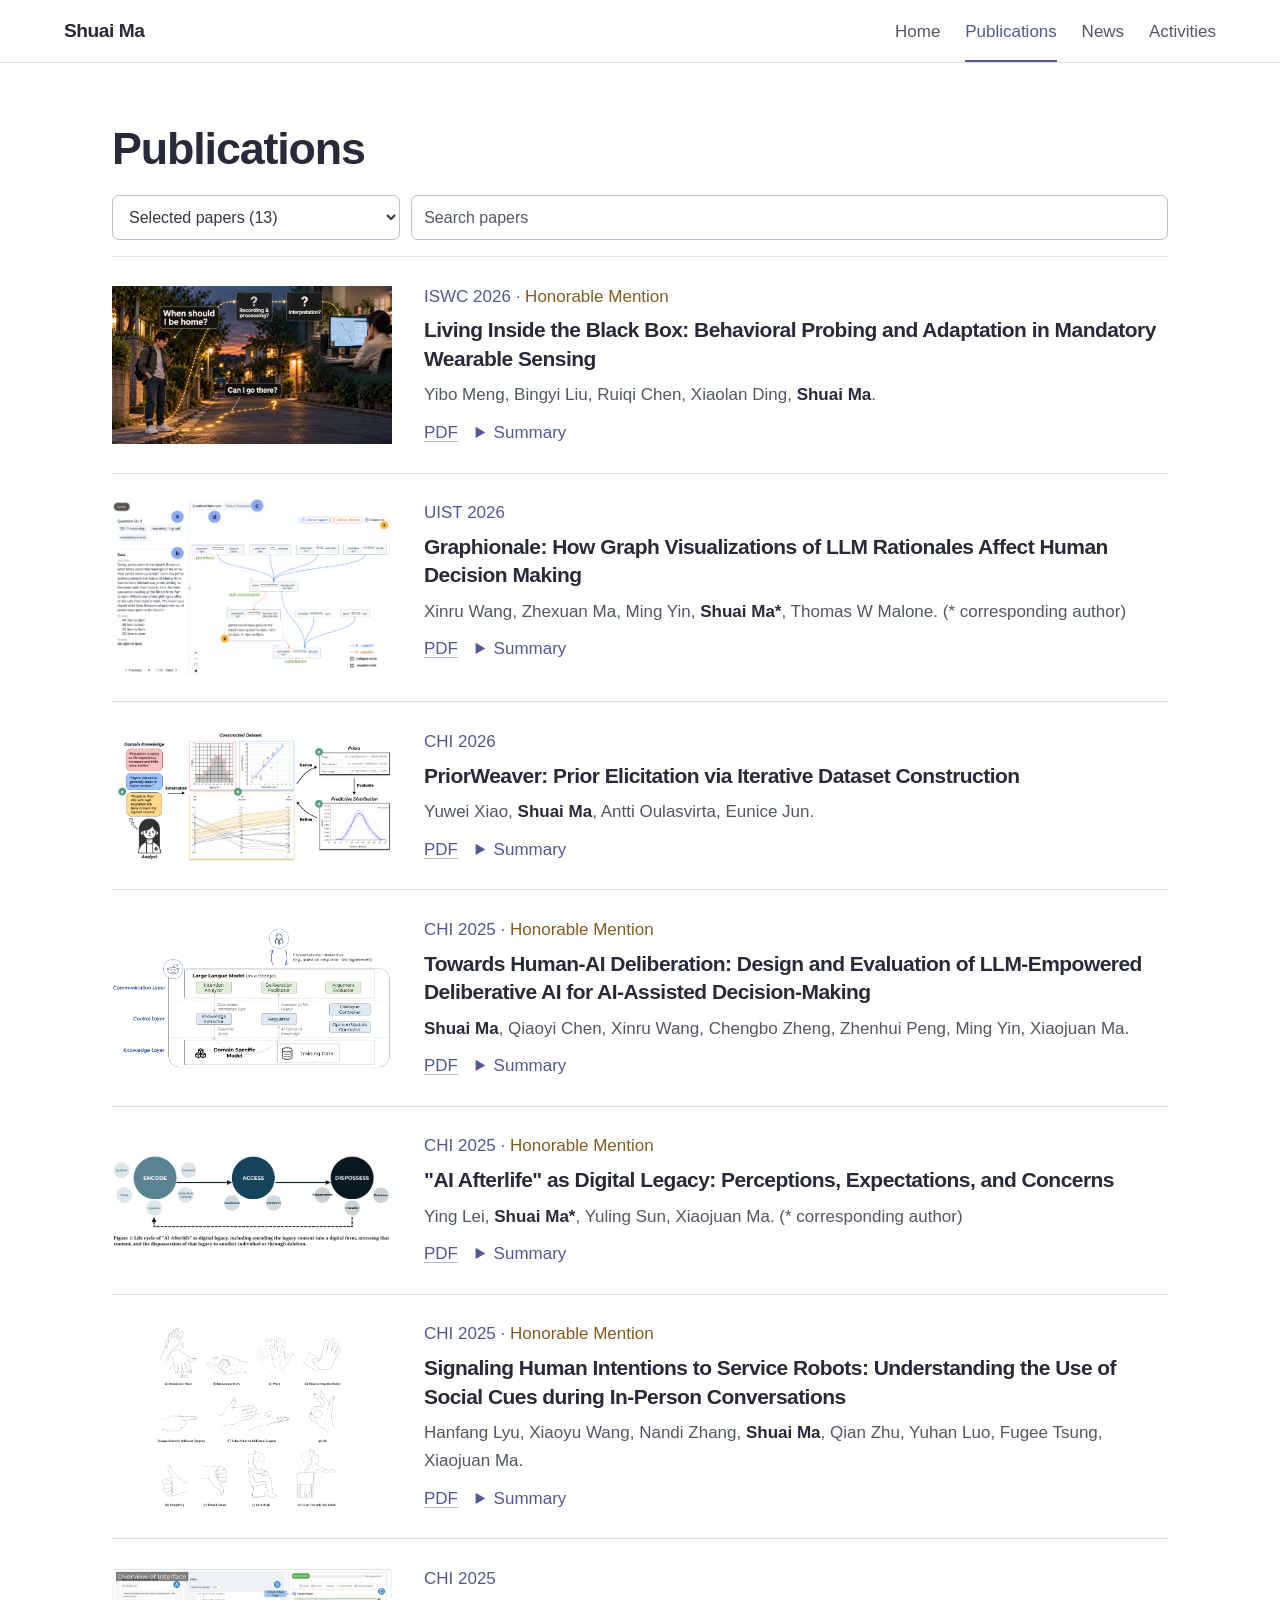
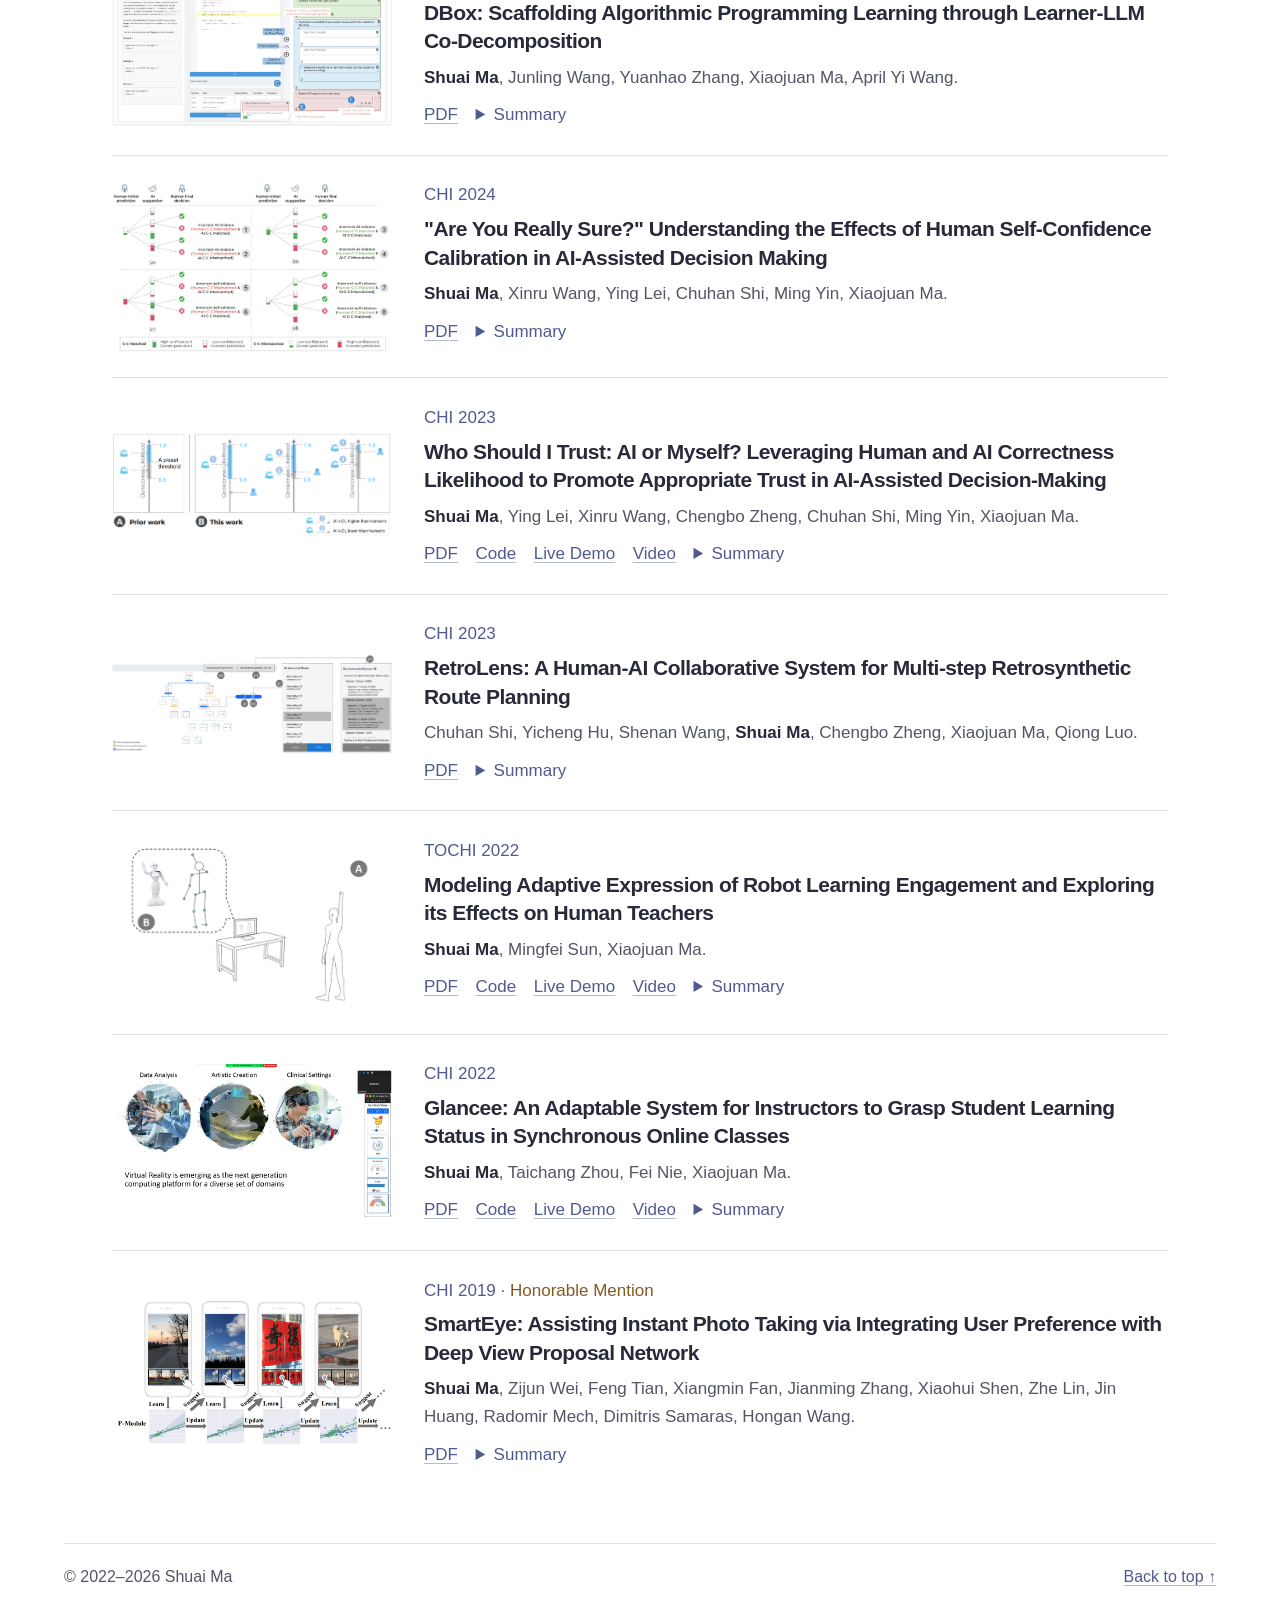
<file: publications.html>
<!doctype html>
<html lang="en">
<head>
  <meta charset="utf-8">
  <meta name="viewport" content="width=device-width, initial-scale=1">
  <meta name="description" content="Publications by Shuai Ma and collaborators. Search by title, author or research area.">
  <title>Publications | Shuai Ma</title>
  <link rel="icon" href="./personal_webpage_files/interaction.svg" type="image/svg+xml" sizes="any">
  <link rel="stylesheet" href="./personal_webpage_files/academic-pages.css">
  <script src="./personal_webpage_files/publications.js" defer></script>
</head>
<body id="top">
  <a class="skip" href="#main">Skip to content</a>
  <header class="mast">
    <div class="shell mast-inner"><a class="signature" href="index.html">Shuai Ma</a>
      <nav aria-label="Main navigation">
        <a href="index.html">Home</a>
        <a href="publications.html" aria-current="page">Publications</a>
        <a href="news.html">News</a>
        <a href="activities.html">Activities</a>
      </nav>
    </div>
  </header>
  <main id="main" class="shell" tabindex="-1">
      <section id="publications" class="bibliography" aria-labelledby="pub-title">
        <h1 id="pub-title">Publications</h1>
        <div class="paper-tools" hidden>
          <label class="filter-field"><span class="sr-only">Publication selection or research area</span><select id="scope" aria-controls="papers">
              <option value="Selected">Selected papers</option>
              <option value="All">All papers</option>
              <optgroup label="Research areas">
                <option value="User Modeling">User modeling &amp; understanding</option>
                <option value="Trust Calibration">Human–AI trust calibration</option>
                <option value="Explainable AI">Explainable AI</option>
                <option value="Human-AI Collaboration">Human–AI collaboration</option>
                <option value="AI4Science / Social Science">AI4Science / Social Science</option>
              </optgroup>
            </select></label>
          <label class="search-field"><span class="sr-only">Search publications by title, author, venue or research area</span><input type="search" id="query" aria-controls="papers" placeholder="Search papers" autocomplete="off"></label>
        </div>
        <p class="sr-only" id="result-count" role="status" aria-live="polite"></p>
        <div class="empty" hidden><p>No papers match this search.</p><button type="button" class="reset">Clear filters</button></div>
        <div id="papers">
        <article class="paper" data-areas="Human-AI Collaboration">
          <figure><a href="./personal_webpage_files/paper_teaser/FANVERSE.png" aria-label="View full-size figure: FANVERSE: Exploring and Extending Branching Story Universes Across Canon and Fan Fiction"><img loading="lazy" decoding="async" src="./personal_webpage_files/paper_teaser/FANVERSE.png" width="1315" height="673" alt=""></a></figure>
          <div class="paper-info">
            <p class="venue">NeurIPS 2026 Creative AI Track</p>
            <h3><a href="./personal_webpage_files/paper_pdf/FANVERSE.pdf">FANVERSE: Exploring and Extending Branching Story Universes Across Canon and Fan Fiction</a></h3>
            <p class="authors">Lingyi Long, Xian Li, <strong>Shuai Ma</strong>, Yi Wang, Zhuoran Lu.</p>
            <div class="paper-actions">
              <a href="./personal_webpage_files/paper_pdf/FANVERSE.pdf">PDF</a>
              <details><summary aria-label="Summary of FANVERSE: Exploring and Extending Branching Story Universes Across Canon and Fan Fiction">Summary</summary>
                <p>Fan works form branching story universes, but existing platforms present them as isolated linear narratives. We introduce FANVERSE, an AI-powered system enabling users to explore interconnected story branches and create new ones. Evaluations demonstrate its effectiveness in story construction, cross-branch reasoning, and narrative extension.</p>
                <p class="areas">Research areas: Human–AI collaboration.</p>
              </details>
            </div>
          </div>
        </article>
        <article class="paper" data-areas="User Modeling|Explainable AI" data-selected>
          <figure><a href="./personal_webpage_files/paper_teaser/Blackbox.png" aria-label="View full-size figure: Living Inside the Black Box: Behavioral Probing and Adaptation in Mandatory Wearable Sensing"><img loading="lazy" decoding="async" src="./personal_webpage_files/paper_teaser/Blackbox.png" width="776" height="437" alt=""></a></figure>
          <div class="paper-info">
            <p class="venue">ISWC 2026 · <span class="award">Honorable Mention</span></p>
            <h3><a href="./personal_webpage_files/paper_pdf/Living inside Blackbox.pdf">Living Inside the Black Box: Behavioral Probing and Adaptation in Mandatory Wearable Sensing</a></h3>
            <p class="authors">Yibo Meng, Bingyi Liu, Ruiqi Chen, Xiaolan Ding, <strong>Shuai Ma</strong>.</p>
            <div class="paper-actions">
              <a href="./personal_webpage_files/paper_pdf/Living inside Blackbox.pdf">PDF</a>
              <details><summary aria-label="Summary of Living Inside the Black Box: Behavioral Probing and Adaptation in Mandatory Wearable Sensing">Summary</summary>
                <p>This paper presents a study on behavioral probing and adaptation in mandatory wearable sensing. It addresses the challenge of understanding user behavior and adapting to their needs in real-world scenarios.</p>
                <p class="areas">Research areas: User modeling &amp; understanding, Explainable AI.</p>
              </details>
            </div>
          </div>
        </article>
        <article class="paper" data-areas="Explainable AI|Human-AI Collaboration">
          <figure><a href="./personal_webpage_files/paper_teaser/XAgen.png" aria-label="View full-size figure: XAgen: Designing Explainability Support for Failure Detection and Correction in Multi-Agent Workflows"><img loading="lazy" decoding="async" src="./personal_webpage_files/paper_teaser/XAgen.png" width="1382" height="685" alt=""></a></figure>
          <div class="paper-info">
            <p class="venue">Design and Artificial Intelligence</p>
            <h3><a href="./personal_webpage_files/paper_pdf/XAgen.pdf">XAgen: Designing Explainability Support for Failure Detection and Correction in Multi-Agent Workflows</a></h3>
            <p class="authors">Xinru Wang, Zhuoran Lu, <strong>Shuai Ma</strong>, Ming Yin, Eunyee Koh, Mustafa Doga Dogan.</p>
            <div class="paper-actions">
              <a href="./personal_webpage_files/paper_pdf/XAgen.pdf">PDF</a>
              <details><summary aria-label="Summary of XAgen: Designing Explainability Support for Failure Detection and Correction in Multi-Agent Workflows">Summary</summary>
                <p>This paper presents XAgen, a framework for designing explainability support in multi-agent workflows. It addresses the challenge of failure detection and correction by providing transparent and interpretable insights into agent behaviors and decisions.</p>
                <p class="areas">Research areas: Explainable AI, Human–AI collaboration.</p>
              </details>
            </div>
          </div>
        </article>
        <article class="paper" data-areas="User Modeling">
          <figure><a href="./personal_webpage_files/paper_teaser/fortunetelling.png" aria-label="View full-size figure: Understanding Fortunetelling with Large Language Models in China: User Practices, Perceptions, and Impacts on Beliefs and Decisions"><img loading="lazy" decoding="async" src="./personal_webpage_files/paper_teaser/fortunetelling.png" width="1655" height="683" alt=""></a></figure>
          <div class="paper-info">
            <p class="venue">ICWSM 2027</p>
            <h3><a href="./personal_webpage_files/paper_pdf/fortunetelling.pdf">Understanding Fortunetelling with Large Language Models in China: User Practices, Perceptions, and Impacts on Beliefs and Decisions</a></h3>
            <p class="authors">Xueer Lin, Chenyu Li, <strong>Shuai Ma</strong>, Yuhan Lyu, and Zhenhui Peng.</p>
            <div class="paper-actions">
              <a href="./personal_webpage_files/paper_pdf/fortunetelling.pdf">PDF</a>
              <details><summary aria-label="Summary of Understanding Fortunetelling with Large Language Models in China: User Practices, Perceptions, and Impacts on Beliefs and Decisions">Summary</summary>
                <p>This paper examines why people use LLMs for fortunetelling and how such interactions affect them. Through an analysis of 1,045 Chinese social media posts and interviews with 20 users, the study finds that LLM fortunetelling is used less for accurate prediction than for coping with uncertainty and seeking emotional support. Although it rarely changes users’ major beliefs or decisions, it can subtly shift their mindset and lead to small behavioral adjustments.</p>
                <p class="areas">Research areas: User modeling &amp; understanding.</p>
              </details>
            </div>
          </div>
        </article>
        <article class="paper" data-areas="Explainable AI|Trust Calibration" data-selected>
          <figure><a href="./personal_webpage_files/paper_teaser/graphionale.png" aria-label="View full-size figure: Graphionale: How Graph Visualizations of LLM Rationales Affect Human Decision Making"><img loading="lazy" decoding="async" src="./personal_webpage_files/paper_teaser/graphionale.png" width="1277" height="805" alt=""></a></figure>
          <div class="paper-info">
            <p class="venue">UIST 2026</p>
            <h3><a href="./personal_webpage_files/paper_pdf/graphionale.pdf">Graphionale: How Graph Visualizations of LLM Rationales Affect Human Decision Making</a></h3>
            <p class="authors">Xinru Wang, Zhexuan Ma, Ming Yin, <strong>Shuai Ma*</strong>, Thomas W Malone. (* corresponding author)</p>
            <div class="paper-actions">
              <a href="./personal_webpage_files/paper_pdf/graphionale.pdf">PDF</a>
              <details><summary aria-label="Summary of Graphionale: How Graph Visualizations of LLM Rationales Affect Human Decision Making">Summary</summary>
                <p>This paper asks a simple but important question: when do graphical explanations actually help people reason with LLMs? Through a 204-participant study, it finds that turning dense LLM rationales into interactive argument maps can improve trust calibration in some tasks, but hurt it in others. Strikingly, the explanation format users prefer is not always the one that helps them make better decisions, showing that effective AI explanations must be matched to the task.</p>
                <p class="areas">Research areas: Explainable AI, Human–AI trust calibration.</p>
              </details>
            </div>
          </div>
        </article>
        <article class="paper" data-areas="Human-AI Collaboration">
          <figure><a href="./personal_webpage_files/paper_teaser/surpassing.png" aria-label="View full-size figure: Surpassing Human Wrist Constraints: Dexterity-Enhanced Techniques for Teleoperated Robotic Manipulation"><img loading="lazy" decoding="async" src="./personal_webpage_files/paper_teaser/surpassing.png" width="1358" height="858" alt=""></a></figure>
          <div class="paper-info">
            <p class="venue">UIST 2026</p>
            <h3><a href="./personal_webpage_files/paper_pdf/surpassing.pdf">Surpassing Human Wrist Constraints: Dexterity-Enhanced Techniques for Teleoperated Robotic Manipulation</a></h3>
            <p class="authors">Luyao Shen, Yihong Zhang, Qiyuan Song, Jiannan Li, Tianren Luo, <strong>Shuai Ma</strong>, Wei Sun, Yulong Bian, Jin Huang, Teng Han, Nianlong Li, Feng Tian.</p>
            <div class="paper-actions">
              <a href="./personal_webpage_files/paper_pdf/surpassing.pdf">PDF</a>
              <details><summary aria-label="Summary of Surpassing Human Wrist Constraints: Dexterity-Enhanced Techniques for Teleoperated Robotic Manipulation">Summary</summary>
                <p>This paper addresses a key limitation of free-hand robot teleoperation: human wrist motion cannot fully exploit robotic arm dexterity. Based on 60 demonstration videos, the authors identify three robotic motion capabilities that exceed human biomechanics and propose four VR-inspired interaction techniques to extend users’ control. Evaluations in VR and on a UR5 robot show that these techniques improve rotation, alignment, and orientation control while reducing operator workload.</p>
                <p class="areas">Research areas: Human–AI collaboration.</p>
              </details>
            </div>
          </div>
        </article>
        <article class="paper" data-areas="User Modeling|Human-AI Collaboration">
          <figure><a href="./personal_webpage_files/paper_teaser/APE.png" aria-label="View full-size figure: Adaptive Prompt Elicitation for Text-to-Image Generation"><img loading="lazy" decoding="async" src="./personal_webpage_files/paper_teaser/APE.png" width="1376" height="657" alt=""></a></figure>
          <div class="paper-info">
            <p class="venue">IUI 2026</p>
            <h3><a href="./personal_webpage_files/paper_pdf/APE.pdf">Adaptive Prompt Elicitation for Text-to-Image Generation</a></h3>
            <p class="authors">Xinyi Wen, Lena Hegemann, Xiaofu Jin, <strong>Shuai Ma</strong>, Antti Oulasvirta.</p>
            <div class="paper-actions">
              <a href="./personal_webpage_files/paper_pdf/APE.pdf">PDF</a>
              <details><summary aria-label="Summary of Adaptive Prompt Elicitation for Text-to-Image Generation">Summary</summary>
                <p>When we describe our needs to LLMs, we often know what we want internally, but struggle to articulate our needs and intentions clearly and precisely through language. To address this challenge, we propose Adaptive Prompt Elicitation, which adaptively selects visual queries to help AI quickly refine human intent. This approach significantly improves human intention alignment while introducing no additional workload.</p>
                <p class="areas">Research areas: User modeling &amp; understanding, Human–AI collaboration.</p>
              </details>
            </div>
          </div>
        </article>
        <article class="paper" data-areas="User Modeling|AI4Science / Social Science" data-selected>
          <figure><a href="./personal_webpage_files/paper_teaser/PriorWeaver.png" aria-label="View full-size figure: PriorWeaver: Prior Elicitation via Iterative Dataset Construction"><img loading="lazy" decoding="async" src="./personal_webpage_files/paper_teaser/PriorWeaver.png" width="1605" height="747" alt=""></a></figure>
          <div class="paper-info">
            <p class="venue">CHI 2026</p>
            <h3><a href="./personal_webpage_files/paper_pdf/PriorWeaver.pdf">PriorWeaver: Prior Elicitation via Iterative Dataset Construction</a></h3>
            <p class="authors">Yuwei Xiao, <strong>Shuai Ma</strong>, Antti Oulasvirta, Eunice Jun.</p>
            <div class="paper-actions">
              <a href="./personal_webpage_files/paper_pdf/PriorWeaver.pdf">PDF</a>
              <details><summary aria-label="Summary of PriorWeaver: Prior Elicitation via Iterative Dataset Construction">Summary</summary>
                <p>Expressing prior beliefs is a critical step in Bayesian analysis—but translating intuitive knowledge into statistical distributions is notoriously difficult. We introduce PriorWeaver, an interactive system that lets analysts visually construct datasets to express their assumptions. By turning intuitive beliefs into data and iteratively refining them through prior predictive checks, PriorWeaver helps analysts produce priors that better match their expectations.</p>
                <p class="areas">Research areas: User modeling &amp; understanding, AI4Science / Social Science.</p>
              </details>
            </div>
          </div>
        </article>
        <article class="paper" data-areas="User Modeling|AI4Science / Social Science">
          <figure><a href="./personal_webpage_files/paper_teaser/Echo_of_norms.png" aria-label="View full-size figure: Echoes of Norms: Investigating Counterspeech Bots&#x27; Influence on Bystanders in Online Communities"><img loading="lazy" decoding="async" src="./personal_webpage_files/paper_teaser/Echo_of_norms.png" width="1052" height="965" alt=""></a></figure>
          <div class="paper-info">
            <p class="venue">CHI 2026</p>
            <h3><a href="./personal_webpage_files/paper_pdf/Echoes_of_Norms.pdf">Echoes of Norms: Investigating Counterspeech Bots&#x27; Influence on Bystanders in Online Communities</a></h3>
            <p class="authors">Mengyao Wang, <strong>Shuai Ma</strong>, Nuo Li, Peng Zhang, Chenxin Li, Ning Gu, Tun Lu.</p>
            <div class="paper-actions">
              <a href="./personal_webpage_files/paper_pdf/Echoes_of_Norms.pdf">PDF</a>
              <details><summary aria-label="Summary of Echoes of Norms: Investigating Counterspeech Bots&#x27; Influence on Bystanders in Online Communities">Summary</summary>
                <p>Hate speech moderation often focuses on offenders and targets—but what about the silent majority watching the conversation? We build Civilbot, a counterspeech bot designed to intervene in online discussions, and study how it influences bystanders. Our results show that reason-based counterspeech delivered with a positive tone is most effective, revealing how well-designed bots can subtly mobilize bystanders and shape healthier online discourse.</p>
                <p class="areas">Research areas: User modeling &amp; understanding, AI4Science / Social Science.</p>
              </details>
            </div>
          </div>
        </article>
        <article class="paper" data-areas="Human-AI Collaboration|AI4Science / Social Science">
          <figure><a href="./personal_webpage_files/paper_teaser/Digdeeper.png" aria-label="View full-size figure: &quot;Shall We Dig Deeper?&quot;: Designing and Evaluating Strategies for LLM Agents to Advance Knowledge Co-Construction in Asynchronous Online Discussions"><img loading="lazy" decoding="async" src="./personal_webpage_files/paper_teaser/Digdeeper.png" width="1663" height="668" alt=""></a></figure>
          <div class="paper-info">
            <p class="venue">CHI 2026</p>
            <h3><a href="./personal_webpage_files/paper_pdf/DigDeeper.pdf">&quot;Shall We Dig Deeper?&quot;: Designing and Evaluating Strategies for LLM Agents to Advance Knowledge Co-Construction in Asynchronous Online Discussions</a></h3>
            <p class="authors">Yuanhao Zhang, Wenbo Li, Xiaoyu Wang, Kangyu Yuan, <strong>Shuai Ma</strong>, Xiaojuan Ma.</p>
            <div class="paper-actions">
              <a href="./personal_webpage_files/paper_pdf/DigDeeper.pdf">PDF</a>
              <details><summary aria-label="Summary of &quot;Shall We Dig Deeper?&quot;: Designing and Evaluating Strategies for LLM Agents to Advance Knowledge Co-Construction in Asynchronous Online Discussions">Summary</summary>
                <p>Online discussions promise collective knowledge building—but many stall at shallow exchanges. We design an LLM-powered facilitation agent that strategically intervenes to help conversations dig deeper. Through a study with 60 participants across multiple discussions, we show that AI interventions can push discussions from surface-level sharing toward deeper reasoning and synthesis, revealing how AI can sustain more meaningful online discourse.</p>
                <p class="areas">Research areas: Human–AI collaboration, AI4Science / Social Science.</p>
              </details>
            </div>
          </div>
        </article>
        <article class="paper" data-areas="User Modeling|Human-AI Collaboration">
          <figure><a href="./personal_webpage_files/paper_teaser/TCM.png" aria-label="View full-size figure: When Traditional Medicine Meets AI: Critical Considerations for AI-Empowered Clinical Support in Traditional Medicine"><img loading="lazy" decoding="async" src="./personal_webpage_files/paper_teaser/TCM.png" width="976" height="508" alt=""></a></figure>
          <div class="paper-info">
            <p class="venue">CSCW 2025</p>
            <h3><a href="./personal_webpage_files/paper_pdf/TCM_CSCW.pdf">When Traditional Medicine Meets AI: Critical Considerations for AI-Empowered Clinical Support in Traditional Medicine</a></h3>
            <p class="authors">Yuling Sun, Wenjing Yue, Xiaofu Jin, <strong>Shuai Ma</strong>, Xiaojuan Ma, Xiaoling Wang.</p>
            <div class="paper-actions">
              <a href="./personal_webpage_files/paper_pdf/TCM_CSCW.pdf">PDF</a>
              <details><summary aria-label="Summary of When Traditional Medicine Meets AI: Critical Considerations for AI-Empowered Clinical Support in Traditional Medicine">Summary</summary>
                <p>Traditional Medicine (TM) has long served as a cornerstone of healthcare, yet its integration with AI remains limited. Through interviews with 16 TM clinicians, we explore how AI-powered clinical systems are perceived and used in practice. Our findings reveal low adoption due to TM’s unique diagnostic logic and data challenges. We discuss these barriers and propose ways to better align AI innovations with the realities of traditional medicine.</p>
                <p class="areas">Research areas: User modeling &amp; understanding, Human–AI collaboration.</p>
              </details>
            </div>
          </div>
        </article>
        <article class="paper" data-areas="Human-AI Collaboration|Trust Calibration|Explainable AI" data-selected>
          <figure><a href="./personal_webpage_files/paper_teaser/deliberation.png" aria-label="View full-size figure: Towards Human-AI Deliberation: Design and Evaluation of LLM-Empowered Deliberative AI for AI-Assisted Decision-Making"><img loading="lazy" decoding="async" src="./personal_webpage_files/paper_teaser/deliberation.png" width="2029" height="1027" alt=""></a></figure>
          <div class="paper-info">
            <p class="venue">CHI 2025 · <span class="award">Honorable Mention</span></p>
            <h3><a href="./personal_webpage_files/paper_pdf/Human-AI Deliberation.pdf">Towards Human-AI Deliberation: Design and Evaluation of LLM-Empowered Deliberative AI for AI-Assisted Decision-Making</a></h3>
            <p class="authors"><strong>Shuai Ma</strong>, Qiaoyi Chen, Xinru Wang, Chengbo Zheng, Zhenhui Peng, Ming Yin, Xiaojuan Ma.</p>
            <div class="paper-actions">
              <a href="./personal_webpage_files/paper_pdf/Human-AI Deliberation.pdf">PDF</a>
              <details><summary aria-label="Summary of Towards Human-AI Deliberation: Design and Evaluation of LLM-Empowered Deliberative AI for AI-Assisted Decision-Making">Summary</summary>
                <p>What happens when you disagree with your AI collaborator during decision-making? We explore how to resolve such conflicts by leveraging the power of Retrieval-Augmented Generation. Acting as a communication bridge, a large language model enables deliberation between human decision-makers and domain-specific smaller models, significantly improving decision quality in the face of disagreement.</p>
                <p class="areas">Research areas: Human–AI collaboration, Human–AI trust calibration, Explainable AI.</p>
              </details>
            </div>
          </div>
        </article>
        <article class="paper" data-areas="User Modeling" data-selected>
          <figure><a href="./personal_webpage_files/paper_teaser/AI_afterlife.png" aria-label="View full-size figure: &quot;AI Afterlife&quot; as Digital Legacy: Perceptions, Expectations, and Concerns"><img loading="lazy" decoding="async" src="./personal_webpage_files/paper_teaser/AI_afterlife.png" width="1567" height="534" alt=""></a></figure>
          <div class="paper-info">
            <p class="venue">CHI 2025 · <span class="award">Honorable Mention</span></p>
            <h3><a href="./personal_webpage_files/paper_pdf/AI_Afterlife.pdf">&quot;AI Afterlife&quot; as Digital Legacy: Perceptions, Expectations, and Concerns</a></h3>
            <p class="authors">Ying Lei, <strong>Shuai Ma*</strong>, Yuling Sun, Xiaojuan Ma. (* corresponding author)</p>
            <div class="paper-actions">
              <a href="./personal_webpage_files/paper_pdf/AI_Afterlife.pdf">PDF</a>
              <details><summary aria-label="Summary of &quot;AI Afterlife&quot; as Digital Legacy: Perceptions, Expectations, and Concerns">Summary</summary>
                <p>Can AI-generated digital humans serve as a form of digital legacy—allowing us to “live on” in this world? Our comprehensive qualitative analysis investigates the full lifecycle of the “AI afterlife,” shedding light on how society envisions—and grapples with—this future.</p>
                <p class="areas">Research areas: User modeling &amp; understanding.</p>
              </details>
            </div>
          </div>
        </article>
        <article class="paper" data-areas="User Modeling|Human-AI Collaboration" data-selected>
          <figure><a href="./personal_webpage_files/paper_teaser/Signal_human_intention.png" aria-label="View full-size figure: Signaling Human Intentions to Service Robots: Understanding the Use of Social Cues during In-Person Conversations"><img loading="lazy" decoding="async" src="./personal_webpage_files/paper_teaser/Signal_human_intention.png" width="1146" height="1107" alt=""></a></figure>
          <div class="paper-info">
            <p class="venue">CHI 2025 · <span class="award">Honorable Mention</span></p>
            <h3><a href="./personal_webpage_files/paper_pdf/Signaling Human Intentions.pdf">Signaling Human Intentions to Service Robots: Understanding the Use of Social Cues during In-Person Conversations</a></h3>
            <p class="authors">Hanfang Lyu, Xiaoyu Wang, Nandi Zhang, <strong>Shuai Ma</strong>, Qian Zhu, Yuhan Luo, Fugee Tsung, Xiaojuan Ma.</p>
            <div class="paper-actions">
              <a href="./personal_webpage_files/paper_pdf/Signaling Human Intentions.pdf">PDF</a>
              <details><summary aria-label="Summary of Signaling Human Intentions to Service Robots: Understanding the Use of Social Cues during In-Person Conversations">Summary</summary>
                <p>How do humans and service robots naturally express intentions through interactive actions in social settings? Our work offers valuable insights into natural human-robot interactions in the era of embodied intelligence, revealing how subtle, intuitive behaviors can serve as effective communicative cues.</p>
                <p class="areas">Research areas: User modeling &amp; understanding, Human–AI collaboration.</p>
              </details>
            </div>
          </div>
        </article>
        <article class="paper" data-areas="Human-AI Collaboration" data-selected>
          <figure><a href="./personal_webpage_files/paper_teaser/DBox.png" aria-label="View full-size figure: DBox: Scaffolding Algorithmic Programming Learning through Learner-LLM Co-Decomposition"><img loading="lazy" decoding="async" src="./personal_webpage_files/paper_teaser/DBox.png" width="1696" height="955" alt=""></a></figure>
          <div class="paper-info">
            <p class="venue">CHI 2025</p>
            <h3><a href="./personal_webpage_files/paper_pdf/DBox.pdf">DBox: Scaffolding Algorithmic Programming Learning through Learner-LLM Co-Decomposition</a></h3>
            <p class="authors"><strong>Shuai Ma</strong>, Junling Wang, Yuanhao Zhang, Xiaojuan Ma, April Yi Wang.</p>
            <div class="paper-actions">
              <a href="./personal_webpage_files/paper_pdf/DBox.pdf">PDF</a>
              <details><summary aria-label="Summary of DBox: Scaffolding Algorithmic Programming Learning through Learner-LLM Co-Decomposition">Summary</summary>
                <p>Can LLMs be used to help learners learn algorithmic programming? We propose a Learner-LLM Co-Decomposition approach to make LLMs scaffold such learning process.</p>
                <p class="areas">Research areas: Human–AI collaboration.</p>
              </details>
            </div>
          </div>
        </article>
        <article class="paper" data-areas="User Modeling|Human-AI Collaboration">
          <figure><a href="./personal_webpage_files/paper_teaser/scaffold_turns.png" aria-label="View full-size figure: Scaffolded Turns and Logical Conversations: Designing Humanized LLM-Powered Conversational Agents for Hospital Admission Interviews"><img loading="lazy" decoding="async" src="./personal_webpage_files/paper_teaser/scaffold_turns.png" width="1574" height="876" alt=""></a></figure>
          <div class="paper-info">
            <p class="venue">CHI 2025</p>
            <h3><a href="./personal_webpage_files/paper_pdf/Scaffolded Turns.pdf">Scaffolded Turns and Logical Conversations: Designing Humanized LLM-Powered Conversational Agents for Hospital Admission Interviews</a></h3>
            <p class="authors">Dingdong Liu, Yujing Zhang, Bolin Zhao, <strong>Shuai Ma</strong>, Chuhan Shi, Xiaojuan Ma.</p>
            <div class="paper-actions">
              <a href="./personal_webpage_files/paper_pdf/Scaffolded Turns.pdf">PDF</a>
              <details><summary aria-label="Summary of Scaffolded Turns and Logical Conversations: Designing Humanized LLM-Powered Conversational Agents for Hospital Admission Interviews">Summary</summary>
                <p>We present a humanized conversational agent for hospital admissions that balances efficiency and empathy. Co-designed with clinicians, our system uses dynamic graph-based conversation flows and context-aware scaffolding to adaptively guide interviews. It outperforms existing solutions in both data accuracy and user experience, offering a promising path for AI-assisted healthcare interactions.</p>
                <p class="areas">Research areas: User modeling &amp; understanding, Human–AI collaboration.</p>
              </details>
            </div>
          </div>
        </article>
        <article class="paper" data-areas="User Modeling|Trust Calibration|Explainable AI|Human-AI Collaboration">
          <figure><a href="./personal_webpage_files/paper_teaser/CCCF.png" aria-label="View full-size figure: 以双向理解促进人智协同——以人机合作决策为例"><img loading="lazy" decoding="async" src="./personal_webpage_files/paper_teaser/CCCF.png" width="885" height="530" alt=""></a></figure>
          <div class="paper-info">
            <p class="venue">CCCF 2025</p>
            <h3><a href="./personal_webpage_files/paper_pdf/CCCF.pdf">以双向理解促进人智协同——以人机合作决策为例</a></h3>
            <p class="authors"><strong>Shuai Ma</strong>, Xiaojuan Ma, Chuhan Shi, Chengbo Zheng.</p>
            <div class="paper-actions">
              <a href="./personal_webpage_files/paper_pdf/CCCF.pdf">PDF</a>
              <details><summary aria-label="Summary of 以双向理解促进人智协同——以人机合作决策为例">Summary</summary>
                <p>We promote human-AI hybrid intelligence from the perspective of mutual understanding between humans and AI. This paper systematically introduces our previous work on enabling human-AI hybrid intelligence by enhancing human understanding of AI, AI’s understanding of humans, and humans’ self-understanding.</p>
                <p class="areas">Research areas: User modeling &amp; understanding, Human–AI trust calibration, Explainable AI, Human–AI collaboration.</p>
              </details>
            </div>
          </div>
        </article>
        <article class="paper" data-areas="Trust Calibration|Human-AI Collaboration">
          <figure><a href="./personal_webpage_files/paper_teaser/role.png" aria-label="View full-size figure: Beyond Recommender: An Exploratory Study of the Effects of Different AI Roles in AI-Assisted Decision Making"><img loading="lazy" decoding="async" src="./personal_webpage_files/paper_teaser/role.png" width="1176" height="1166" alt=""></a></figure>
          <div class="paper-info">
            <p class="venue">ArXiv 2024</p>
            <h3><a href="./personal_webpage_files/paper_pdf/role.pdf">Beyond Recommender: An Exploratory Study of the Effects of Different AI Roles in AI-Assisted Decision Making</a></h3>
            <p class="authors"><strong>Shuai Ma</strong>, Chenyi Zhang, Xinru Wang, Xiaojuan Ma, Ming Yin.</p>
            <div class="paper-actions">
              <a href="./personal_webpage_files/paper_pdf/role.pdf">PDF</a>
              <details><summary aria-label="Summary of Beyond Recommender: An Exploratory Study of the Effects of Different AI Roles in AI-Assisted Decision Making">Summary</summary>
                <p>AI is often used as a recommender in decision-making, but this can reduce human analytical thinking and cause over-reliance on AI. This paper examines three AI roles—Recommender, Analyzer, and Devil’s Advocate—at two performance levels, revealing their unique strengths and weaknesses and informing the design of adaptive AI assistants.</p>
                <p class="areas">Research areas: Human–AI trust calibration, Human–AI collaboration.</p>
              </details>
            </div>
          </div>
        </article>
        <article class="paper" data-areas="User Modeling|Trust Calibration|Human-AI Collaboration" data-selected>
          <figure><a href="./personal_webpage_files/paper_teaser/calibration.png" aria-label="View full-size figure: &quot;Are You Really Sure?&quot; Understanding the Effects of Human Self-Confidence Calibration in AI-Assisted Decision Making"><img loading="lazy" decoding="async" src="./personal_webpage_files/paper_teaser/calibration.png" width="1313" height="799" alt=""></a></figure>
          <div class="paper-info">
            <p class="venue">CHI 2024</p>
            <h3><a href="./personal_webpage_files/paper_pdf/self_confidence_calibration.pdf">&quot;Are You Really Sure?&quot; Understanding the Effects of Human Self-Confidence Calibration in AI-Assisted Decision Making</a></h3>
            <p class="authors"><strong>Shuai Ma</strong>, Xinru Wang, Ying Lei, Chuhan Shi, Ming Yin, Xiaojuan Ma.</p>
            <div class="paper-actions">
              <a href="./personal_webpage_files/paper_pdf/self_confidence_calibration.pdf">PDF</a>
              <details><summary aria-label="Summary of &quot;Are You Really Sure?&quot; Understanding the Effects of Human Self-Confidence Calibration in AI-Assisted Decision Making">Summary</summary>
                <p>This paper investigates human self-confidence calibration in AI-assisted decision-making, conducting three user studies to analyze its effect on human-AI collaboration. Findings indicate that proper self-confidence calibration improves rational behavior and appropriate reliance in human-AI teams.</p>
                <p class="areas">Research areas: User modeling &amp; understanding, Human–AI trust calibration, Human–AI collaboration.</p>
              </details>
            </div>
          </div>
        </article>
        <article class="paper" data-areas="User Modeling">
          <figure><a href="./personal_webpage_files/paper_teaser/AI4coursework.png" aria-label="View full-size figure: Charting the Future of AI in Project-Based Learning: A Co-Design Exploration with Students"><img loading="lazy" decoding="async" src="./personal_webpage_files/paper_teaser/AI4coursework.png" width="1146" height="659" alt=""></a></figure>
          <div class="paper-info">
            <p class="venue">CHI 2024</p>
            <h3><a href="./personal_webpage_files/paper_pdf/chartingFuture.pdf">Charting the Future of AI in Project-Based Learning: A Co-Design Exploration with Students</a></h3>
            <p class="authors">Chengbo Zheng, Kangyu Yuan, Bingcan Guo, Reza Hadi Mogavi, Zhenhui Peng, <strong>Shuai Ma</strong>, Xiaojuan Ma.</p>
            <div class="paper-actions">
              <a href="./personal_webpage_files/paper_pdf/chartingFuture.pdf">PDF</a>
              <details><summary aria-label="Summary of Charting the Future of AI in Project-Based Learning: A Co-Design Exploration with Students">Summary</summary>
                <p>This study investigates using AI usage data for learning assessment in project-based education. Through workshops with college students, we explored how AI data can reflect students’ skills and contributions, informing the development of future educational tools.</p>
                <p class="areas">Research areas: User modeling &amp; understanding.</p>
              </details>
            </div>
          </div>
        </article>
        <article class="paper" data-areas="User Modeling">
          <figure><a href="./personal_webpage_files/paper_teaser/ICT.png" aria-label="View full-size figure: Unpacking ICT-supported Social Connections and Support of Late-life Migration: From the Lens of Social Convoys"><img loading="lazy" decoding="async" src="./personal_webpage_files/paper_teaser/ICT.png" width="1307" height="656" alt=""></a></figure>
          <div class="paper-info">
            <p class="venue">CHI 2024</p>
            <h3><a href="./personal_webpage_files/paper_pdf/late_life_migration.pdf">Unpacking ICT-supported Social Connections and Support of Late-life Migration: From the Lens of Social Convoys</a></h3>
            <p class="authors">Ying Lei, <strong>Shuai Ma</strong>, Yuling Sun.</p>
            <div class="paper-actions">
              <a href="./personal_webpage_files/paper_pdf/late_life_migration.pdf">PDF</a>
              <details><summary aria-label="Summary of Unpacking ICT-supported Social Connections and Support of Late-life Migration: From the Lens of Social Convoys">Summary</summary>
                <p>This paper explores the ICT-mediated social connections of late-life migrants, focusing on the dynamic changes in their social networks and the roles of ICT in these shifts. Our findings offer in-depth insights and design implications for future ICT-based support systems for this demographic.</p>
                <p class="areas">Research areas: User modeling &amp; understanding.</p>
              </details>
            </div>
          </div>
        </article>
        <article class="paper" data-areas="Human-AI Collaboration|AI4Science / Social Science">
          <figure><a href="./personal_webpage_files/paper_teaser/humanAIFE.png" aria-label="View full-size figure: Towards Feature Engineering with Human and AI&#x27;s Knowledge: Understanding Data Workers&#x27; Perceptions in Human&amp;AI-Assisted Feature Engineering Design"><img loading="lazy" decoding="async" src="./personal_webpage_files/paper_teaser/humanAIFE.png" width="2569" height="1091" alt=""></a></figure>
          <div class="paper-info">
            <p class="venue">DIS 2024</p>
            <h3><a href="./personal_webpage_files/paper_pdf/humanAI_FE.pdf">Towards Feature Engineering with Human and AI&#x27;s Knowledge: Understanding Data Workers&#x27; Perceptions in Human&amp;AI-Assisted Feature Engineering Design</a></h3>
            <p class="authors">Qian Zhu, Dakuo Wang, <strong>Shuai Ma</strong>, April Wang, Zixin Chen, Udayan Khurana, Xiaojuan Ma.</p>
            <div class="paper-actions">
              <a href="./personal_webpage_files/paper_pdf/humanAI_FE.pdf">PDF</a>
              <details><summary aria-label="Summary of Towards Feature Engineering with Human and AI&#x27;s Knowledge: Understanding Data Workers&#x27; Perceptions in Human&amp;AI-Assisted Feature Engineering Design">Summary</summary>
                <p>How do data scientists view suggestions from peers and AI when performing feature engineering? We designed a human-AI collaborative feature engineering framework and conducted an empirical study to uncover key opportunities and limitations in current AI support.</p>
                <p class="areas">Research areas: Human–AI collaboration, AI4Science / Social Science.</p>
              </details>
            </div>
          </div>
        </article>
        <article class="paper" data-areas="Explainable AI">
          <figure><a href="./personal_webpage_files/paper_teaser/XAIsurvey.png" aria-label="View full-size figure: Towards Human-centered Design of Explainable Artificial Intelligence (XAI): A Survey of Empirical Studies"><img loading="lazy" decoding="async" src="./personal_webpage_files/paper_teaser/XAIsurvey.png" width="1391" height="866" alt=""></a></figure>
          <div class="paper-info">
            <p class="venue">ArXiv 2024</p>
            <h3><a href="./personal_webpage_files/paper_pdf/XAIsurvey.pdf">Towards Human-centered Design of Explainable Artificial Intelligence (XAI): A Survey of Empirical Studies</a></h3>
            <p class="authors"><strong>Shuai Ma</strong></p>
            <div class="paper-actions">
              <a href="./personal_webpage_files/paper_pdf/XAIsurvey.pdf">PDF</a>
              <details><summary aria-label="Summary of Towards Human-centered Design of Explainable Artificial Intelligence (XAI): A Survey of Empirical Studies">Summary</summary>
                <p>We conduct a survey study on XAI from empirical study perspectives, highlighting the importance of designing human-centered XAI methods from the explainee’s perspective.</p>
                <p class="areas">Research areas: Explainable AI.</p>
              </details>
            </div>
          </div>
        </article>
        <article class="paper" data-areas="User Modeling|Human-AI Collaboration">
          <figure><a href="./personal_webpage_files/paper_teaser/self-gause.png" aria-label="View full-size figure: SelfGauge: An Intelligent Tool to Support Student Self-assessment in GenAI-enhanced Project-based Learning"><img loading="lazy" decoding="async" src="./personal_webpage_files/paper_teaser/self-gause.png" width="1434" height="710" alt=""></a></figure>
          <div class="paper-info">
            <p class="venue">UIST 2024 Adjunct</p>
            <h3><a href="./personal_webpage_files/paper_pdf/self-gauge.pdf">SelfGauge: An Intelligent Tool to Support Student Self-assessment in GenAI-enhanced Project-based Learning</a></h3>
            <p class="authors">Chengbo Zheng, Zeyu Huang, <strong>Shuai Ma</strong>, Xiaojuan Ma.</p>
            <div class="paper-actions">
              <a href="./personal_webpage_files/paper_pdf/self-gauge.pdf">PDF</a>
              <details><summary aria-label="Summary of SelfGauge: An Intelligent Tool to Support Student Self-assessment in GenAI-enhanced Project-based Learning">Summary</summary>
                <p>Project-based learning in the age of generative AI makes assessment challenging. SelfGauge supports student self-assessment by analyzing GenAI usage and project artifacts, helping students define criteria, seek feedback, and reflect on performance.</p>
                <p class="areas">Research areas: User modeling &amp; understanding, Human–AI collaboration.</p>
              </details>
            </div>
          </div>
        </article>
        <article class="paper" data-areas="User Modeling|Trust Calibration|Human-AI Collaboration" data-selected>
          <figure><a href="./personal_webpage_files/paper_teaser/human_ai_CL.png" aria-label="View full-size figure: Who Should I Trust: AI or Myself? Leveraging Human and AI Correctness Likelihood to Promote Appropriate Trust in AI-Assisted Decision-Making"><img loading="lazy" decoding="async" src="./personal_webpage_files/paper_teaser/human_ai_CL.png" width="1189" height="483" alt=""></a></figure>
          <div class="paper-info">
            <p class="venue">CHI 2023</p>
            <h3><a href="./personal_webpage_files/paper_pdf/human_AI_CL.pdf">Who Should I Trust: AI or Myself? Leveraging Human and AI Correctness Likelihood to Promote Appropriate Trust in AI-Assisted Decision-Making</a></h3>
            <p class="authors"><strong>Shuai Ma</strong>, Ying Lei, Xinru Wang, Chengbo Zheng, Chuhan Shi, Ming Yin, Xiaojuan Ma.</p>
            <div class="paper-actions">
              <a href="./personal_webpage_files/paper_pdf/human_AI_CL.pdf">PDF</a> <a href="https://github.com/mashuaiwudi/mashuaiwudi.github.io/tree/master/HAIcollaboration">Code</a> <a href="https://userstudy.link/HAIcollaboration/index.html">Live Demo</a> <a href="https://www.youtube.com/watch?v=AWdUDaEqoSs">Video</a>
              <details><summary aria-label="Summary of Who Should I Trust: AI or Myself? Leveraging Human and AI Correctness Likelihood to Promote Appropriate Trust in AI-Assisted Decision-Making">Summary</summary>
                <p>We proposed to promote humans’ appropriate trust based on the correctness likelihood of both sides at a task-instance level. Results from a between-subjects experiment showed that our strategies promoted more appropriate human trust in AI compared with only using AI confidence.</p>
                <p class="areas">Research areas: User modeling &amp; understanding, Human–AI trust calibration, Human–AI collaboration.</p>
              </details>
            </div>
          </div>
        </article>
        <article class="paper" data-areas="Human-AI Collaboration|AI4Science / Social Science" data-selected>
          <figure><a href="./personal_webpage_files/paper_teaser/retrolens.png" aria-label="View full-size figure: RetroLens: A Human-AI Collaborative System for Multi-step Retrosynthetic Route Planning"><img loading="lazy" decoding="async" src="./personal_webpage_files/paper_teaser/retrolens.png" width="1319" height="481" alt=""></a></figure>
          <div class="paper-info">
            <p class="venue">CHI 2023</p>
            <h3><a href="./personal_webpage_files/paper_pdf/RetroLens.pdf">RetroLens: A Human-AI Collaborative System for Multi-step Retrosynthetic Route Planning</a></h3>
            <p class="authors">Chuhan Shi, Yicheng Hu, Shenan Wang, <strong>Shuai Ma</strong>, Chengbo Zheng, Xiaojuan Ma, Qiong Luo.</p>
            <div class="paper-actions">
              <a href="./personal_webpage_files/paper_pdf/RetroLens.pdf">PDF</a>
              <details><summary aria-label="Summary of RetroLens: A Human-AI Collaborative System for Multi-step Retrosynthetic Route Planning">Summary</summary>
                <p>Targeting a multi-step human-AI collaboration task for chemists, we proposed RetroLens through a participatory design process. AI contributes by both joint action and algorithm-in-the-loop collaboration.</p>
                <p class="areas">Research areas: Human–AI collaboration, AI4Science / Social Science.</p>
              </details>
            </div>
          </div>
        </article>
        <article class="paper" data-areas="User Modeling|Human-AI Collaboration">
          <figure><a href="./personal_webpage_files/paper_teaser/aeser.png" aria-label="View full-size figure: Competent but Rigid: Identifying the Gap in Empowering AI to Participate Equally in Group Decision-Making"><img loading="lazy" decoding="async" src="./personal_webpage_files/paper_teaser/aeser.png" width="1008" height="392" alt=""></a></figure>
          <div class="paper-info">
            <p class="venue">CHI 2023</p>
            <h3><a href="./personal_webpage_files/paper_pdf/Competent but Rigid.pdf">Competent but Rigid: Identifying the Gap in Empowering AI to Participate Equally in Group Decision-Making</a></h3>
            <p class="authors">Chengbo Zheng, Yuheng Wu, Chuhan Shi, <strong>Shuai Ma</strong>, Jiehui Luo, Xiaojuan Ma.</p>
            <div class="paper-actions">
              <a href="./personal_webpage_files/paper_pdf/Competent but Rigid.pdf">PDF</a>
              <details><summary aria-label="Summary of Competent but Rigid: Identifying the Gap in Empowering AI to Participate Equally in Group Decision-Making">Summary</summary>
                <p>We studied what happens when AI participates equally in human group decision-making. Although the voice of AI is considered valuable, it still plays a secondary role because it cannot fully follow discussion dynamics or make progressive contributions.</p>
                <p class="areas">Research areas: User modeling &amp; understanding, Human–AI collaboration.</p>
              </details>
            </div>
          </div>
        </article>
        <article class="paper" data-areas="Explainable AI|Human-AI Collaboration" data-selected>
          <figure><a href="./personal_webpage_files/paper_teaser/learning_engagement.png" aria-label="View full-size figure: Modeling Adaptive Expression of Robot Learning Engagement and Exploring its Effects on Human Teachers"><img loading="lazy" decoding="async" src="./personal_webpage_files/paper_teaser/learning_engagement.png" width="1316" height="804" alt=""></a></figure>
          <div class="paper-info">
            <p class="venue">TOCHI 2022</p>
            <h3><a href="./personal_webpage_files/paper_pdf/LearningEngagement.pdf">Modeling Adaptive Expression of Robot Learning Engagement and Exploring its Effects on Human Teachers</a></h3>
            <p class="authors"><strong>Shuai Ma</strong>, Mingfei Sun, Xiaojuan Ma.</p>
            <div class="paper-actions">
              <a href="./personal_webpage_files/paper_pdf/LearningEngagement.pdf">PDF</a> <a href="https://github.com/mashuaiwudi/mashuaiwudi.github.io">Code</a> <a href="https://userstudy.link/">Live Demo</a> <a href="https://www.youtube.com/watch?v=qm5YQl3Mj7Q">Video</a>
              <details><summary aria-label="Summary of Modeling Adaptive Expression of Robot Learning Engagement and Exploring its Effects on Human Teachers">Summary</summary>
                <p>For human-robot teaching scenarios, we propose an adaptive modeling and expression method to facilitate transparent communication of robots’ learning statuses during human demonstration.</p>
                <p class="areas">Research areas: Explainable AI, Human–AI collaboration.</p>
              </details>
            </div>
          </div>
        </article>
        <article class="paper" data-areas="User Modeling" data-selected>
          <figure><a href="./personal_webpage_files/paper_teaser/glancee.png" aria-label="View full-size figure: Glancee: An Adaptable System for Instructors to Grasp Student Learning Status in Synchronous Online Classes"><img loading="lazy" decoding="async" src="./personal_webpage_files/paper_teaser/glancee.png" width="2000" height="1125" alt=""></a></figure>
          <div class="paper-info">
            <p class="venue">CHI 2022</p>
            <h3><a href="./personal_webpage_files/paper_pdf/glancee.pdf">Glancee: An Adaptable System for Instructors to Grasp Student Learning Status in Synchronous Online Classes</a></h3>
            <p class="authors"><strong>Shuai Ma</strong>, Taichang Zhou, Fei Nie, Xiaojuan Ma.</p>
            <div class="paper-actions">
              <a href="./personal_webpage_files/paper_pdf/glancee.pdf">PDF</a> <a href="https://github.com/MiracleShuai/MiracleShuai.github.io">Code</a> <a href="https://miracleshuai.github.io/index.html">Live Demo</a> <a href="https://www.youtube.com/watch?v=QPMF5qOK6yI">Video</a>
              <details><summary aria-label="Summary of Glancee: An Adaptable System for Instructors to Grasp Student Learning Status in Synchronous Online Classes">Summary</summary>
                <p>Focusing on synchronous online classes, Glancee addresses instructors’ difficulty in observing students’ learning status when students are unwilling to show video. It provides adaptable support tailored to instructors’ needs.</p>
                <p class="areas">Research areas: User modeling &amp; understanding.</p>
              </details>
            </div>
          </div>
        </article>
        <article class="paper" data-areas="User Modeling|Human-AI Collaboration">
          <figure><a href="./personal_webpage_files/paper_teaser/cass.png" aria-label="View full-size figure: CASS: Towards Building A Social-Support Chatbot for Online Health Community"><img loading="lazy" decoding="async" src="./personal_webpage_files/paper_teaser/cass.png" width="1669" height="1209" alt=""></a></figure>
          <div class="paper-info">
            <p class="venue">CSCW 2021</p>
            <h3><a href="./personal_webpage_files/paper_pdf/cass.pdf">CASS: Towards Building A Social-Support Chatbot for Online Health Community</a></h3>
            <p class="authors">Liuping Wang, Dakuo Wang, Feng Tian, Zhenhui Peng, Xiangmin Fan, Zhan Zhang, <strong>Shuai Ma</strong>, Mo Yu, Xiaojuan Ma, Hongan Wang.</p>
            <div class="paper-actions">
              <a href="./personal_webpage_files/paper_pdf/cass.pdf">PDF</a>
              <details><summary aria-label="Summary of CASS: Towards Building A Social-Support Chatbot for Online Health Community">Summary</summary>
                <p>We investigated how chatbots can be designed to provide information and emotional support for pregnant women in an online health community.</p>
                <p class="areas">Research areas: User modeling &amp; understanding, Human–AI collaboration.</p>
              </details>
            </div>
          </div>
        </article>
        <article class="paper" data-areas="User Modeling|Human-AI Collaboration" data-selected>
          <figure><a href="./personal_webpage_files/paper_teaser/smarteye.png" aria-label="View full-size figure: SmartEye: Assisting Instant Photo Taking via Integrating User Preference with Deep View Proposal Network"><img loading="lazy" decoding="async" src="./personal_webpage_files/paper_teaser/smarteye.png" width="2040" height="1073" alt=""></a></figure>
          <div class="paper-info">
            <p class="venue">CHI 2019 · <span class="award">Honorable Mention</span></p>
            <h3><a href="./personal_webpage_files/paper_pdf/SmartEye.pdf">SmartEye: Assisting Instant Photo Taking via Integrating User Preference with Deep View Proposal Network</a></h3>
            <p class="authors"><strong>Shuai Ma</strong>, Zijun Wei, Feng Tian, Xiangmin Fan, Jianming Zhang, Xiaohui Shen, Zhe Lin, Jin Huang, Radomir Mech, Dimitris Samaras, Hongan Wang.</p>
            <div class="paper-actions">
              <a href="./personal_webpage_files/paper_pdf/SmartEye.pdf">PDF</a>
              <details><summary aria-label="Summary of SmartEye: Assisting Instant Photo Taking via Integrating User Preference with Deep View Proposal Network">Summary</summary>
                <p>How to effectively personalize a general model? We proposed a user preference modeling method based on interactive machine learning and designed a confidence-based integration framework to personalize a deep neural network for individual photo composition preferences.</p>
                <p class="areas">Research areas: User modeling &amp; understanding, Human–AI collaboration.</p>
              </details>
            </div>
          </div>
        </article>
        <article class="paper" data-areas="Human-AI Collaboration">
          <figure><a href="./personal_webpage_files/paper_teaser/prescreen.png" aria-label="View full-size figure: Pre-screen: Assisting Material Screening in Early-stage of Video Editing"><img loading="lazy" decoding="async" src="./personal_webpage_files/paper_teaser/prescreen.png" width="1152" height="433" alt=""></a></figure>
          <div class="paper-info">
            <p class="venue">UIST 2019 Adjunct</p>
            <h3><a href="./personal_webpage_files/paper_pdf/prescreen.pdf">Pre-screen: Assisting Material Screening in Early-stage of Video Editing</a></h3>
            <p class="authors">Qian Zhu*, <strong>Shuai Ma*</strong>, Cuixia Ma. (* equal contribution)</p>
            <div class="paper-actions">
              <a href="./personal_webpage_files/paper_pdf/prescreen.pdf">PDF</a>
              <details><summary aria-label="Summary of Pre-screen: Assisting Material Screening in Early-stage of Video Editing">Summary</summary>
                <p>Video editing is challenging due to the time-consuming task of screening useful clips from raw footage. Based on surveys and interviews, we developed Pre-screen, a tool that offers global and detailed video analysis and intelligent material screening.</p>
                <p class="areas">Research areas: Human–AI collaboration.</p>
              </details>
            </div>
          </div>
        </article>
        <article class="paper" data-areas="User Modeling">
          <figure><a href="./personal_webpage_files/paper_teaser/reminder.png" aria-label="View full-size figure: What Did I Miss? Assisting User-adaptive Missed Content Reviewing in MOOC Learning"><img loading="lazy" decoding="async" src="./personal_webpage_files/paper_teaser/reminder.png" width="1624" height="918" alt=""></a></figure>
          <div class="paper-info">
            <p class="venue">UIST 2019 Adjunct</p>
            <h3><a href="./personal_webpage_files/paper_pdf/reminder.pdf">What Did I Miss? Assisting User-adaptive Missed Content Reviewing in MOOC Learning</a></h3>
            <p class="authors">Qian Zhu*, <strong>Shuai Ma*</strong>. (* equal contribution)</p>
            <div class="paper-actions">
              <a href="./personal_webpage_files/paper_pdf/reminder.pdf">PDF</a>
              <details><summary aria-label="Summary of What Did I Miss? Assisting User-adaptive Missed Content Reviewing in MOOC Learning">Summary</summary>
                <p>This paper introduces Reminder, a system that detects divided attention in MOOCs using cameras on PC and mobile devices. It predicts attention scores, adapts to users, and offers visualizations to help learners review missed content.</p>
                <p class="areas">Research areas: User modeling &amp; understanding.</p>
              </details>
            </div>
          </div>
        </article>
        <article class="paper" data-areas="User Modeling|Human-AI Collaboration">
          <figure><a href="./personal_webpage_files/paper_teaser/workshop.png" aria-label="View full-size figure: Human-AI Interaction in Healthcare: Three Case Studies About How Patient(s) And Doctors Interact with AI in a Multi-Tiers Healthcare Network"><img loading="lazy" decoding="async" src="./personal_webpage_files/paper_teaser/workshop.png" width="1847" height="950" alt=""></a></figure>
          <div class="paper-info">
            <p class="venue">CHI 2019 Workshop</p>
            <h3><a href="./personal_webpage_files/paper_pdf/HealthWorkshopCHI19.pdf">Human-AI Interaction in Healthcare: Three Case Studies About How Patient(s) And Doctors Interact with AI in a Multi-Tiers Healthcare Network</a></h3>
            <p class="authors">Yunzhi Li, Liuping Wang, <strong>Shuai Ma</strong>, Xiangmin Fan, Zijun Wang, Junfeng Jiao, Dakuo Wang.</p>
            <div class="paper-actions">
              <a href="./personal_webpage_files/paper_pdf/HealthWorkshopCHI19.pdf">PDF</a>
              <details><summary aria-label="Summary of Human-AI Interaction in Healthcare: Three Case Studies About How Patient(s) And Doctors Interact with AI in a Multi-Tiers Healthcare Network">Summary</summary>
                <p>This position paper introduces three ongoing research projects focused on designing, developing, and evaluating systems for human-AI interaction in healthcare across a multi-tier healthcare network.</p>
                <p class="areas">Research areas: User modeling &amp; understanding, Human–AI collaboration.</p>
              </details>
            </div>
          </div>
        </article>
        <article class="paper" data-areas="User Modeling">
          <figure><a href="./personal_webpage_files/paper_teaser/smartphonepd.png" aria-label="View full-size figure: Implicit detection of motor impairment in Parkinson&#x27;s disease from everyday smartphone interactions"><img loading="lazy" decoding="async" src="./personal_webpage_files/paper_teaser/smartphonepd.png" width="1207" height="907" alt=""></a></figure>
          <div class="paper-info">
            <p class="venue">CHI 2018 LBW</p>
            <h3><a href="./personal_webpage_files/paper_pdf/smartphonepd.pdf">Implicit detection of motor impairment in Parkinson&#x27;s disease from everyday smartphone interactions</a></h3>
            <p class="authors">Jing Gao, Feng Tian, Junjun Fan, Dakuo Wang, Xiangmin Fan, Yicheng Zhu, <strong>Shuai Ma</strong>, Jin Huang, Hongan Wang.</p>
            <div class="paper-actions">
              <a href="./personal_webpage_files/paper_pdf/smartphonepd.pdf">PDF</a>
              <details><summary aria-label="Summary of Implicit detection of motor impairment in Parkinson&#x27;s disease from everyday smartphone interactions">Summary</summary>
                <p>We explored the feasibility and accuracy of detecting motor impairment in Parkinson’s disease via implicitly sensing and analyzing users’ everyday smartphone interactions, achieving strong discrimination performance in a 42-subject study.</p>
                <p class="areas">Research areas: User modeling &amp; understanding.</p>
              </details>
            </div>
          </div>
        </article>
        <article class="paper" data-areas="User Modeling">
          <figure><a href="./personal_webpage_files/paper_teaser/mirroru.png" aria-label="View full-size figure: mirrorU: scaffolding emotional reflection via in-situ assessment and interactive feedback"><img loading="lazy" decoding="async" src="./personal_webpage_files/paper_teaser/mirroru.png" width="1952" height="1125" alt=""></a></figure>
          <div class="paper-info">
            <p class="venue">CHI 2018 LBW</p>
            <h3><a href="./personal_webpage_files/paper_pdf/mirroru.pdf">mirrorU: scaffolding emotional reflection via in-situ assessment and interactive feedback</a></h3>
            <p class="authors">Liuping Wang, Xiangmin Fan, Feng Tian, Lingjia Deng, <strong>Shuai Ma</strong>, Jin Huang, Hongan Wang.</p>
            <div class="paper-actions">
              <a href="./personal_webpage_files/paper_pdf/mirroru.pdf">PDF</a>
              <details><summary aria-label="Summary of mirrorU: scaffolding emotional reflection via in-situ assessment and interactive feedback">Summary</summary>
                <p>We present mirrorU, a mobile system that supports users in reflecting on and writing about daily emotional experiences through in-situ assessment and interactive feedback.</p>
                <p class="areas">Research areas: User modeling &amp; understanding.</p>
              </details>
            </div>
          </div>
        </article>
        </div>
      </section>
  </main>
  <footer class="shell"><span>© 2022–2026 Shuai Ma</span><a href="#top">Back to top ↑</a></footer>
</body>
</html>
</file>
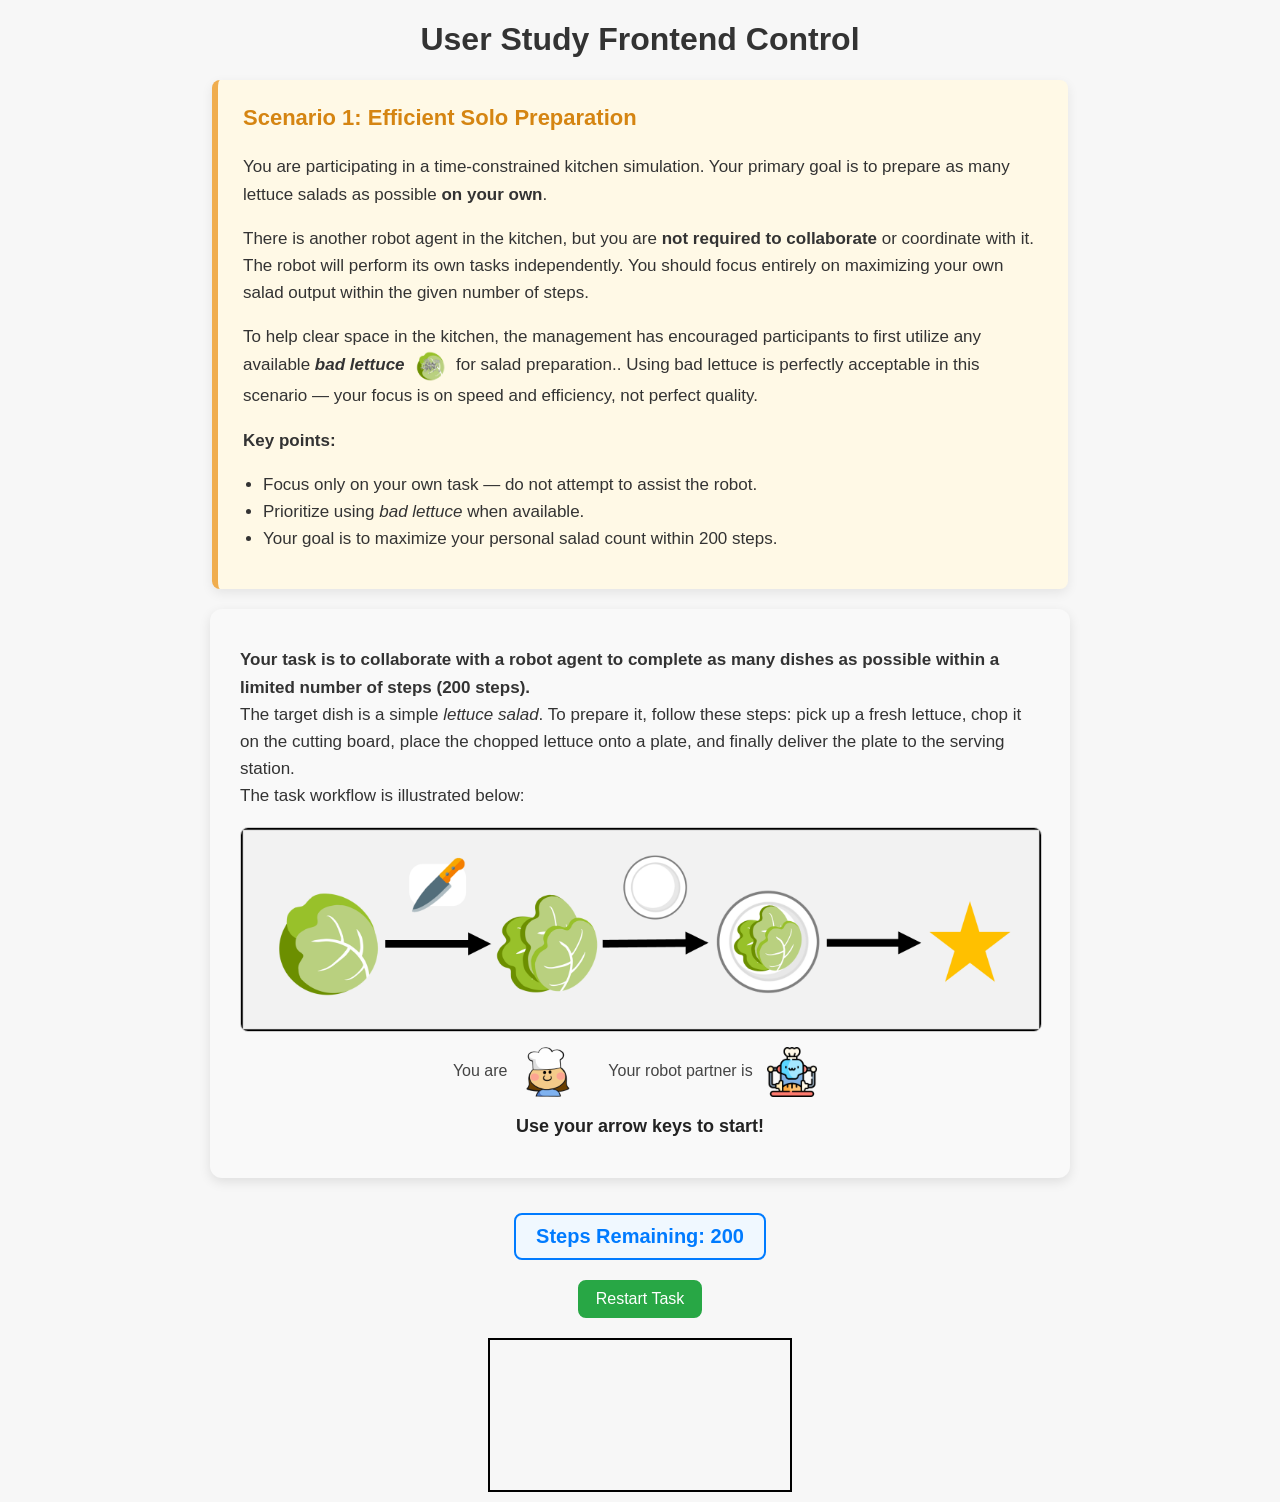
<file: userstudy/userstudy.html>
<!DOCTYPE html>
<html>
<head>
    <title>User Study Frontend</title>
    <style>
        body {
            background-color: #f7f7f7;
            font-family: 'Helvetica Neue', Helvetica, Arial, sans-serif;
            color: #333;
            text-align: center;
            margin: 0;
            padding: 0;
        }

        #taskDescription {
            background-color: #f9f9f9;
            border-radius: 12px;
            box-shadow: 0 4px 12px rgba(0,0,0,0.1);
            padding: 20px 30px;
            margin: 20px auto;
            max-width: 800px;
            text-align: left;
            font-size: 17px;
            line-height: 1.6;
        }

        #taskDescription img#taskIllustration {
            display: block;
            margin: 15px auto;
            max-width: 100%;
            border: 1px solid #ccc;
            border-radius: 8px;
        }

        #agentLegend {
            text-align: center;
            margin-top: 15px;
            font-size: 16px;
            color: #444;
        }

        #agentLegend img {
            width: 50px;
            vertical-align: middle;
            margin: 0 10px;
        }

        #stepCounter {
            font-size: 20px;
            font-weight: bold;
            margin: 15px auto 10px auto;
            padding: 10px 20px;
            border: 2px solid #007BFF;
            border-radius: 8px;
            display: inline-block;
            color: #007BFF;
            background-color: #f0f8ff;
        }

        canvas#gameCanvas {
            border: 2px solid black;
            display: block;
            margin: 10px auto;
        }

        #restartButton {
            font-size: 16px;
            padding: 8px 16px;
            margin: 10px auto 20px auto;
            display: block;
            border: 2px solid #28a745;
            border-radius: 8px;
            background-color: #28a745;
            color: white;
            cursor: pointer;
            font-family: 'Helvetica Neue', Helvetica, Arial, sans-serif;
        }


        #scenarioDescription {
            background-color: #fff9e6;
            border-left: 6px solid #f0ad4e;
            border-radius: 8px;
            box-shadow: 0 4px 12px rgba(0,0,0,0.08);
            padding: 20px 25px;
            margin: 20px auto;
            max-width: 800px;
            text-align: left;
            font-size: 17px;
            line-height: 1.6;
            color: #333;
            font-family: 'Helvetica Neue', Helvetica, Arial, sans-serif;
        }

        #scenarioDescription h2 {
            margin-top: 0;
            color: #d58512;
            font-size: 22px;
        }

        #scenarioDescription ul {
            padding-left: 20px;
            margin-top: 10px;
        }


    </style>
</head>


<body>
    <h1>User Study Frontend Control</h1>

    <!-- Scenario Section -->
    <div id="scenarioDescription">
        <h2>Scenario 1: Efficient Solo Preparation</h2>
        <p>
            You are participating in a time-constrained kitchen simulation. Your primary goal is to prepare as many lettuce salads as possible <strong>on your own</strong>.
        </p>
        <p>
            There is another robot agent in the kitchen, but you are <strong>not required to collaborate</strong> or coordinate with it. The robot will perform its own tasks independently. You should focus entirely on maximizing your own salad output within the given number of steps.
        </p>
        <p>
            To help clear space in the kitchen, the management has encouraged participants to first utilize any available <strong><em>bad lettuce</em></strong> <img src="static/images/BadLettuce.png" alt="Bad Lettuce" style="width:32px; vertical-align:middle; margin-left:5px; margin-right:5px;">
            for salad preparation.. Using bad lettuce is perfectly acceptable in this scenario — your focus is on speed and efficiency, not perfect quality.
        </p>
        <p>
            <strong>Key points:</strong>
            <ul>
                <li>Focus only on your own task — do not attempt to assist the robot.</li>
                <li>Prioritize using <em>bad lettuce</em> when available.</li>
                <li>Your goal is to maximize your personal salad count within 200 steps.</li>
            </ul>
        </p>
    </div>


    <!-- Task Description Section -->
    <div id="taskDescription">
        <p>
            <strong>Your task is to collaborate with a robot agent to complete as many dishes as possible within a limited number of steps (200 steps).</strong><br>
            The target dish is a simple <em>lettuce salad</em>. To prepare it, follow these steps: pick up a fresh lettuce, chop it on the cutting board, place the chopped lettuce onto a plate, and finally deliver the plate to the serving station.<br>
            The task workflow is illustrated below:
        </p>
        <img id="taskIllustration" src="static/images/task_illustration.png" alt="Task Illustration">
        <div id="agentLegend">
            You are <img src="static/images/agent-blue.png" alt="Agent Blue"> 
            &nbsp;&nbsp;&nbsp;&nbsp; Your robot partner is <img src="static/images/agent-robot.png" alt="Agent Robot">
        </div>
        <p style="text-align: center; margin-top: 15px; font-weight: bold; font-size: 18px; color: #222;">
            Use your arrow keys to start!
        </p>
    </div>

    <!-- Steps Remaining Display (placed ABOVE canvas) -->
    <div id="stepCounter">
        Steps Remaining: <span id="stepsLeft">200</span>
    </div>

    <!-- Restart Button -->
    <button id="restartButton">Restart Task</button>

    <!-- Game Canvas -->
    <canvas id="gameCanvas"></canvas>

    <!-- 引用外部JS -->
    <script src="static/js/userstudy.js"></script>


</body>
</html>
</file>
<file: personal_webpage_files/academic-pages.css>
:root {
  color-scheme: light;
  --ink: #282939;
  --text: #353646;
  --quiet: #535664;
  --link: #515991;
  --line: #dddfe8;
  font: 100%/1.65 -apple-system, BlinkMacSystemFont, 'Segoe UI', Helvetica, Arial, sans-serif;
  color: var(--text);
  background: white;
}
* { box-sizing: border-box; }
body { margin: 0; font-size: 1.125rem; }
html { scroll-padding-top: 6rem; }
h1, h2, h3, p, ul, figure, dl, dd { margin: 0; }
h1, h2, h3, dt { color: var(--ink); text-wrap: pretty; }
h1, h2, h3 { line-height: 1.24; letter-spacing: -.025em; }
h1 { font-size: clamp(2.05rem, 3.6vw, 2.8rem); margin-bottom: 1.2rem; }
h2 { font-size: clamp(1.65rem, 2.5vw, 2.05rem); margin-bottom: .9rem; }
h3 { font-size: 1.25rem; }
p + p { margin-top: .85rem; }
a { color: var(--link); text-underline-offset: .16em; text-decoration-color: #b6b9d3; }
a:hover { text-decoration-color: currentColor; }
:focus-visible { outline: 3px solid #676bb2; outline-offset: 4px; }
img { display: block; max-width: 100%; height: auto; }
button, input, select, summary { font: inherit; }
button, select, summary { cursor: pointer; }
[hidden] { display: none !important; }
.sr-only, .skip:not(:focus) { position: absolute; width: 1px; height: 1px; overflow: hidden; clip-path: inset(50%); white-space: nowrap; }
.skip:focus { position: fixed; z-index: 10; top: .4rem; left: .4rem; background: white; padding: .6rem; }
.shell { width: min(72rem, calc(100% - 4rem)); margin-inline: auto; }
.mast { position: sticky; top: 0; z-index: 2; background: white; border-bottom: 1px solid var(--line); }
.mast-inner, nav { display: flex; align-items: center; }
.mast-inner { justify-content: space-between; gap: 2rem; }
.mast a { text-decoration: none; }
.signature { color: var(--ink); font-size: 1.2rem; font-weight: 660; letter-spacing: -.025em; white-space: nowrap; }
nav { flex-wrap: wrap; gap: .25rem 1.55rem; }
nav a { padding-block: 1.1rem .9rem; color: var(--quiet); border-bottom: 2px solid transparent; font-size: 1.0625rem; }
nav a:hover, nav a[aria-current] { color: var(--link); border-bottom-color: var(--link); }
main.shell { padding-block: clamp(2.15rem, 4.5vw, 3.8rem) 1rem; min-height: 72vh; }
.home-layout { display: grid; grid-template-columns: minmax(14rem, 17rem) minmax(0,1fr); gap: clamp(3rem,6vw,6rem); align-items: start; }
.profile { position: sticky; top: 6rem; text-align: center; }
.portrait { width: min(100%, 14.5rem); margin: 0 auto 1.1rem; border-radius: .4rem; }
.profile h1 { margin: 0; }
.role { font-size: 1.1875rem; margin-top: .35rem; }
.institute, .contact { font-size: 1.0625rem; }
.institute { color: var(--quiet); margin-top: .25rem; line-height: 1.55; }
.contact { margin-top: 1.1rem; }
.address { display: inline-flex; align-items: center; gap: .42rem; }
.address svg { width: 1.15rem; height: 1.15rem; }
.contacts { display: flex; flex-wrap: wrap; justify-content: center; gap: .25rem 1.2rem; margin-top: .15rem; }
.reading { max-width: 74ch; min-width: 0; }
.standalone { margin-inline: auto; }
.reading section + section, .standalone > section { margin-top: 2.15rem; }
.research-directions { margin-top: .85rem; padding-inline-start: 1.4em; }
.research-directions li + li { margin-top: .65rem; }
.projects dt { font-size: 1.19rem; font-weight: 620; line-height: 1.45; }
.projects dd { margin-top: .22rem; }
.projects dd + dt { margin-top: 1.1rem; }
.group-intro {
  margin-top: 2rem;
  color: var(--link);
  font-size: clamp(1.65rem, 2.4vw, 2rem);
  font-weight: 650;
  line-height: 1.4;
  text-wrap: pretty;
}
.group-section-title { font-size: 1.375rem; font-weight: 650; }
.group-acronym { color: var(--link); }
.member-list > div { display: grid; grid-template-columns: 9.5rem minmax(0, 1fr); gap: 1.5rem; align-items: baseline; padding: .8rem 0; border-top: 1px solid var(--line); }
.member-list dt { font-weight: 630; }
.member-list dt span { display: block; font-size: 1.0625rem; font-weight: 400; color: var(--quiet); }
.funding-list { list-style: none; padding: 0; }
.funding-list li { border-top: 1px solid var(--line); padding: 1rem 0; }
.funding-list h3 { font-size: 1.18rem; line-height: 1.45; letter-spacing: normal; }
.funding-list p { margin-top: .35rem; }
.funding-list .sponsor { font-size: 1.0625rem; color: var(--quiet); }
.news-list { padding: 0; list-style: none; }
.news-list li { display: grid; grid-template-columns: 6rem minmax(0,1fr); gap: .9rem; padding-block: .6rem; border-bottom: 1px solid var(--line); }
.news-list time { color: var(--link); font-variant-numeric: tabular-nums; }
.award { color: #835b21; }
.bibliography { max-width: 66rem; margin: 0 auto; }
.paper-tools { display: flex; flex-wrap: wrap; gap: .7rem; margin: 1rem 0; }
.paper-tools label { display: block; min-width: 0; }
.paper-tools .search-field { flex: 1 1 14rem; }
.paper-tools input, .paper-tools select { width: 100%; min-height: 2.8rem; padding: .5rem .75rem; font-size: 1rem; background: white; border: 1px solid #bfc1d2; border-radius: .4rem; color: var(--text); }
.paper-tools input::placeholder { color: var(--quiet); }
.reset { background: none; border: 0; color: var(--link); text-decoration: underline; padding: .5rem 0; }
.paper { display: grid; grid-template-columns: clamp(12rem,24vw,17.5rem) minmax(0,1fr); gap: 2rem; align-items: start; border-top: 1px solid var(--line); padding-block: 1.6rem; }
/* Only the column is standardized. Each figure keeps its own footprint and proportions. */
.paper figure { min-width: 0; display: flex; justify-content: center; align-self: center; }
.paper figure a { max-width: 100%; width: fit-content; display: block; cursor: zoom-in; }
.paper figure img { width: auto; height: auto; max-width: 100%; max-height: 11.5rem; }
.paper-info { min-width: 0; }
.paper h3 { font-size: 1.31rem; line-height: 1.36; }
.paper h3 a { color: var(--ink); text-decoration: none; }
.paper h3 a:hover { text-decoration: underline; color: var(--link); }
.venue, .authors, .paper-actions { font-size: 1.0625rem; }
.venue { margin-bottom: .35rem; color: var(--link); font-weight: 540; }
.authors { margin-top: .5rem; color: var(--quiet); }
.authors strong { color: var(--ink); }
.paper-actions { display: flex; align-items: baseline; flex-wrap: wrap; gap: .25rem 1.1rem; margin-top: .6rem; }
summary { width: fit-content; color: var(--link); }
.paper-actions details[open] { flex-basis: 100%; }
.paper-actions details p { margin-top: .65rem; }
.areas { color: var(--quiet); }
.records > details { padding-block: .85rem; border-top: 1px solid var(--line); }
.records > details > summary { color: var(--ink); font-size: 1.2rem; font-weight: 580; }
.records ul { padding-left: 1.25rem; }
.records li { margin-block: .4rem; }
.records h3, .records summary + ul { margin-top: 1rem; }
.records .dated-entry { display: grid; grid-template-columns: 3rem minmax(0,1fr); gap: .85rem; }
.records ul:has(.dated-entry) { padding: 0; }
.entry-year { color: var(--link); }
.recognition { margin-top: .8rem; }
footer.shell { border-top: 1px solid var(--line); display: flex; justify-content: space-between; flex-wrap: wrap; gap: .5rem 1rem; margin-top: 2rem; padding: 1.3rem 0 2rem; color: var(--quiet); font-size: 1rem; }
@media(max-width: 55rem) {
  .home-layout { grid-template-columns: minmax(0,1fr); gap: 2rem; }
  .profile { position: static; text-align: left; display: grid; grid-template-columns: minmax(8rem, 11rem) minmax(0,1fr); gap: 1.6rem; align-items: center; padding-bottom: 2rem; border-bottom: 1px solid var(--line); }
  .portrait { margin: 0; width: 100%; }
  .contacts { justify-content: flex-start; }
  .paper { column-gap: 1.25rem; grid-template-columns: minmax(9rem,24%) minmax(0,1fr); }
}
@media(max-width: 43rem) {
  html { scroll-padding-top: 6.5rem; }
  .shell { width: calc(100% - 2.5rem); }
  .mast-inner { flex-wrap: wrap; justify-content: flex-start; padding-top: .5rem; gap: 0; }
  .signature { font-size: 1.08rem; }
  nav { width: 100%; gap: 0 1rem; }
  nav a { font-size: 1rem; padding-block: .35rem .5rem; }
  main.shell { padding-top: 1.6rem; }
  .profile { grid-template-columns: minmax(0,1fr) 6.8rem; gap: .4rem .8rem; padding-bottom: 1.5rem; }
  .identity { display: contents; }
  .portrait { grid-column: 2; grid-row: 1 / 4; align-self: start; }
  .profile h1, .role, .institute { grid-column: 1; margin: 0; }
  .contact { grid-column: 1 / -1; margin-top: .45rem; display: flex; align-items: center; flex-wrap: wrap; gap: .2rem 1.1rem; }
  .contacts { margin: 0; }
  .reading section + section, .standalone > section { margin-top: 1.6rem; }
  .news-list li { grid-template-columns: 5.2rem minmax(0,1fr); gap: .65rem; }
  .member-list > div { grid-template-columns: 1fr; gap: .2rem; }
  .member-list dt span { display: inline; margin-left: .75rem; }
  .paper-tools { display: grid; grid-template-columns: minmax(0,1fr); }
  .paper { grid-template-columns: minmax(0,1fr); gap: 0; padding-block: 1.35rem; }
  .paper-info { display: contents; }
  .paper .venue { grid-row: 1; }
  .paper h3 { grid-row: 2; font-size: 1.2rem; }
  .paper .authors { grid-row: 3; }
  .paper figure { grid-row: 4; justify-content: start; margin-block: .85rem .35rem; }
  .paper figure a { max-width: min(100%, 22rem); }
  .paper figure img { max-height: 10.5rem; }
  .paper .paper-actions { grid-row: 5; }
}
@media(max-width: 25rem) {
  .shell { width: calc(100% - 2rem); }
  nav { justify-content: space-between; gap: .05rem .55rem; }
  .profile { grid-template-columns: minmax(0,1fr) 5.8rem; }
}
@media(max-height: 41rem) and (min-width: 55.01rem) { .profile { position: static; } }
@media print {
  .mast, footer a, .paper-tools { display: none; }
  .shell { width: 100%; }
  .profile { position: static; }
  .paper { break-inside: avoid; }
}
</file>
<file: personal_webpage_files/site.css>
:root {
  color-scheme: light;
  --paper: #f7f9fc;
  --white: #ffffff;
  --ink: #142e43;
  --muted: #576b7b;
  --accent: #2165a4;
  --teal: #087e8d;
  --line: #dbe3eb;
  --pale: #eaf1f7;
  --sans: -apple-system, BlinkMacSystemFont, 'Segoe UI', Helvetica, Arial, sans-serif;
  --mono: 'SFMono-Regular', Consolas, 'Liberation Mono', monospace;
  font-family: var(--sans);
  background: var(--paper);
  color: var(--ink);
  font-synthesis: none;
  text-rendering: optimizeLegibility;
}
* { box-sizing: border-box; }
html { scroll-behavior: smooth; scroll-padding-top: 110px; }
body { margin: 0; font-size: 15px; line-height: 1.75; -webkit-font-smoothing: antialiased; }
button, input { font: inherit; }
button, summary, a, input { -webkit-tap-highlight-color: transparent; }
a { color: var(--accent); text-decoration: none; text-underline-offset: 4px; }
a:hover { text-decoration: underline; }
:where(a, button, summary, input):focus-visible { outline: 2px solid var(--teal); outline-offset: 5px; }
img { display: block; max-width: 100%; height: auto; }
figure, p, h1, h2, h3 { margin: 0; }
strong { font-weight: 600; }
[hidden] { display: none !important; }
::selection { color: var(--ink); background: #d2e9f2; }
.container { width: min(1160px, calc(100% - 96px)); margin-inline: auto; }
.sr-only { position: absolute; width: 1px; height: 1px; padding: 0; margin: -1px; overflow: hidden; clip-path: inset(50%); white-space: nowrap; border: 0; }
.skip-link { position: fixed; top: 12px; left: 12px; padding: 8px 16px; background: var(--white); transform: translateY(-150%); z-index: 100; }
.skip-link:focus { transform: translateY(0); }
.eyebrow { font-family: var(--mono); font-size: 10px; font-weight: 400; letter-spacing: 1.3px; line-height: 1.6; color: var(--accent); }
h2 { font-size: 32px; font-weight: 550; letter-spacing: -1px; line-height: 1.2; }
.page-section { margin-top: 65px; }
.section-heading { display: flex; align-items: flex-end; justify-content: space-between; gap: 28px; }
.section-heading .eyebrow { margin-bottom: 12px; }
.text-link { font-size: 13px; padding: 6px 0; border: 0; border-bottom: 1px solid #9eb4c8; background: transparent; color: var(--accent); cursor: pointer; }
.text-link span { margin-left: 14px; }

/* A compact masthead with a human–AI connection symbol, never initials. */
.site-header { position: sticky; top: 0; z-index: 20; background: var(--paper); border-bottom: 1px solid var(--line); }
.header-inner { display: flex; align-items: center; justify-content: space-between; gap: 25px; min-height: 80px; }
.wordmark { display: flex; align-items: center; gap: 11px; color: var(--ink); font-size: 18px; font-weight: 600; line-height: 1.2; white-space: nowrap; }
.wordmark:hover { text-decoration: none; }
.research-symbol { width: 38px; height: 38px; }
.wordmark-caption { display: block; margin-top: 5px; font-family: var(--mono); font-size: 7px; font-weight: 400; letter-spacing: .7px; color: var(--muted); }
.navigation { display: flex; align-items: center; gap: 22px; font-size: 12px; }
.navigation a { position: relative; color: var(--muted); padding-block: 12px; }
.navigation a::after { content: ''; position: absolute; bottom: 4px; left: 0; right: 0; height: 2px; background: var(--accent); transform: scaleX(0); transform-origin: left; transition: transform 180ms ease; }
.navigation a:hover, .navigation a[aria-current] { color: var(--ink); text-decoration: none; }
.navigation a:hover::after, .navigation a[aria-current]::after { transform: scaleX(1); }
.header-contact { padding: 8px 0; font-size: 12px; border-bottom: 1px solid var(--accent); white-space: nowrap; }
.header-contact span { margin-left: 12px; }

/* Identity first, followed by the research problem and its intellectual basis. */
.about { display: grid; grid-template-columns: minmax(0, 1fr) 310px; gap: 85px; align-items: center; padding-block: 61px 48px; }
.hero-eyebrow { display: flex; align-items: center; gap: 10px; margin-bottom: 19px; font-size: 9px; letter-spacing: 1px; }
.small-line { flex: 0 0 24px; height: 2px; background: var(--teal); }
h1 { font-size: clamp(58px, 5.5vw, 78px); line-height: 1.08; font-weight: 600; letter-spacing: -3.8px; }
.affiliation { margin-top: 16px; font-size: 13px; color: var(--muted); line-height: 1.75; }
.affiliation strong { color: var(--ink); font-size: 14px; font-weight: 600; }
.research-lead { font-size: 32px; line-height: 1.33; letter-spacing: -1px; margin-top: 28px; font-weight: 450; }
.research-lead span { color: var(--accent); }
.biography { margin-top: 20px; color: var(--muted); font-size: 14px; line-height: 1.85; max-width: 68ch; }
.biography strong { color: var(--ink); font-weight: 500; }
.biography p + p { margin-top: 14px; }
.biography a { text-decoration: underline; text-decoration-color: #aec5d9; }
.biography a:hover { text-decoration-color: var(--accent); }
.contact-links { display: flex; align-items: center; flex-wrap: wrap; gap: 8px 23px; margin-top: 24px; font-size: 12px; }
.contact-links a { display: inline-flex; align-items: center; gap: 10px; min-height: 42px; }
.primary-link { padding: 8px 17px; background: var(--ink); color: var(--white); border: 1px solid var(--ink); border-radius: 3px; transition: background 180ms ease; }
.primary-link:hover { background: #235172; text-decoration: none; }
.portrait { position: relative; padding: 16px 16px 0; background-image: radial-gradient(#b7c8d8 .8px, transparent .8px); background-size: 12px 12px; }
.portrait-frame { position: relative; border: 5px solid var(--white); outline: 1px solid #d6e2ec; }
.portrait-frame img { width: 100%; aspect-ratio: 3 / 4; object-fit: cover; }
.portrait figcaption { display: flex; align-items: center; justify-content: space-between; gap: 10px; margin-top: 18px; padding-block: 10px; background: var(--paper); font-family: var(--mono); font-size: 9px; line-height: 1.5; color: var(--muted); }
.portrait figcaption span:last-child { color: var(--accent); }

.opportunities { display: grid; grid-template-columns: 245px minmax(0, 1fr); gap: 35px; background: #edf3f8; border-left: 3px solid #407b9e; padding: 23px 27px; }
.opportunities-heading { display: grid; grid-template-columns: 7px 1fr; column-gap: 11px; align-content: start; align-items: center; }
.status-dot { width: 6px; height: 6px; border-radius: 50%; background: var(--teal); }
.opportunities h2 { font-size: 21px; letter-spacing: -.5px; font-weight: 550; }
.opening-label { grid-column: 2; margin-top: 6px; font-family: var(--mono); font-size: 8px; letter-spacing: 1px; color: var(--muted); }
.opportunities-content { font-size: 13px; line-height: 1.75; }
summary { width: fit-content; cursor: pointer; color: var(--accent); font-size: 12px; list-style: none; }
summary::-webkit-details-marker { display: none; }
summary::marker { content: ''; }
summary:hover { color: var(--ink); }
.details-symbol { display: inline-block; width: 12px; margin-left: 10px; text-align: center; }
.details-symbol::after { content: '+'; }
details[open] > summary .details-symbol::after { content: '−'; }
.application-details { margin-top: 7px; }
.application-details > summary { font-weight: 500; }
.application-body { padding-top: 12px; }
.application-body p + p { margin-top: 10px; }
.email-subject { font-family: var(--mono); font-size: 11px; overflow-wrap: anywhere; }

/* Research fields connect one conceptual model to actual publication filters. */
.section-note { font-size: 12px; line-height: 1.8; color: var(--muted); padding-bottom: 2px; }
.research-layout { display: grid; grid-template-columns: minmax(0, .88fr) minmax(0, 1.25fr); gap: 45px; margin-top: 30px; }
.research-model { padding: 30px 30px 24px; background: #142e43; color: #f0f7fd; border-top: 3px solid #389daf; display: flex; flex-direction: column; }
.model-kicker { font-family: var(--mono); font-size: 9px; letter-spacing: 1.1px; color: #96c5dc; }
.research-model h3 { margin-top: 11px; font-size: 25px; font-weight: 450; letter-spacing: -.65px; line-height: 1.3; }
.model-intro { margin-top: 13px; font-size: 13px; line-height: 1.8; color: #c0d4e2; }
.collaboration-diagram { display: block; width: 100%; height: auto; margin-block: auto 8px; padding-top: 12px; overflow: visible; }
.diagram-entity { fill: #f4f9ff; font-family: var(--sans); font-size: 16px; font-weight: 500; }
.diagram-label { fill: #c4d5e3; font-family: var(--sans); font-size: 10px; }
.diagram-result { fill: #8fdee7; font-family: var(--sans); font-size: 18px; font-weight: 500; }
.research-model figcaption { color: #b1c9da; font-size: 10px; margin-top: auto; }
.model-paper { margin-top: 13px; padding-top: 12px; border-top: 1px solid #3d586b; display: flex; justify-content: space-between; color: #f2f7fc; font-size: 11px; }
.model-paper span { color: #8fdee7; }
.research-fields { display: grid; grid-template-rows: repeat(5, 1fr); border-top: 1px solid var(--line); }
.research-field { display: grid; grid-template-columns: 26px minmax(0, 1fr) 15px; gap: 15px; align-items: baseline; padding: 20px 7px 20px 0; border-bottom: 1px solid var(--line); transition: background 160ms ease; }
.research-field:hover { text-decoration: none; background: #edf3f8; }
.field-index { color: var(--teal); font-family: var(--mono); font-size: 10px; }
.field-body h3 { color: var(--ink); font-size: 17px; font-weight: 550; letter-spacing: -.3px; line-height: 1.4; }
.field-body p { color: var(--muted); font-size: 12px; line-height: 1.75; margin-top: 6px; }
.field-arrow { font-size: 18px; color: var(--accent); }

.section-row { display: grid; grid-template-columns: 245px minmax(0, 1fr); gap: 35px; }
.section-label .eyebrow { display: block; margin-bottom: 12px; }
.news-list { list-style: none; padding: 0; margin: 0; }
.news-list li { display: grid; grid-template-columns: 78px minmax(0, 1fr); gap: 22px; padding-block: 11px; border-bottom: 1px solid var(--line); font-size: 13px; line-height: 1.65; }
.news-list li:first-child { padding-top: 0; }
.news-list time { font-family: var(--mono); color: var(--muted); font-size: 10px; padding-top: 4px; white-space: nowrap; }
.news-highlight > span { color: var(--ink); font-weight: 500; }
.award { color: #866026; }
.news-archive { margin-top: 15px; }
.news-archive > summary { border-bottom: 1px solid #a9bfce; padding-bottom: 2px; }
.news-archive > summary::after { content: ' +'; margin-left: 10px; }
.news-archive[open] > summary::after { content: ' −'; }
.news-archive[open] > summary { margin-bottom: 20px; }
.when-open, details[open] > summary .when-closed { display: none; }
details[open] > summary .when-open { display: inline; }

.publications { border-top: 1px solid var(--line); padding-top: 36px; }
.scholar-link { white-space: nowrap; }
.publication-controls { margin-top: 28px; }
.publication-toolbar { display: flex; align-items: center; justify-content: space-between; gap: 30px; padding-block: 15px; border-block: 1px solid var(--line); }
.selection-filters { display: flex; gap: 26px; }
.filter { position: relative; padding: 7px 0; border: 0; border-bottom: 2px solid transparent; border-radius: 0; background: transparent; color: var(--muted); font-size: 12px; cursor: pointer; transition: color 150ms ease; }
.filter:hover { color: var(--accent); }
.filter.active { color: var(--accent); border-bottom-color: var(--accent); font-weight: 600; }
.selection-filters .filter { font-size: 14px; }
.all-count { font-family: var(--mono); font-size: 10px; color: var(--muted); margin-left: 5px; }
.publication-search { display: flex; align-items: center; gap: 10px; color: var(--muted); min-width: 280px; }
.publication-search svg { flex: 0 0 17px; width: 17px; height: 17px; }
.publication-search input { width: 100%; padding: 8px 0; border: 0; border-radius: 0; background: transparent; font-size: 12px; color: var(--ink); }
.publication-search input::placeholder { color: var(--muted); opacity: 1; }
.filter-bar { display: flex; align-items: baseline; flex-wrap: wrap; gap: 5px 23px; padding-top: 17px; }
.filter-label { font-family: var(--mono); font-size: 9px; letter-spacing: 1px; color: var(--muted); flex-basis: 100%; }
.filter-bar .filter { font-size: 12px; }
.publication-count { margin-top: 14px; font-family: var(--mono); font-size: 10px; color: var(--muted); }
.publication { display: grid; grid-template-columns: 224px minmax(0, 1fr); gap: 34px; padding-block: 29px; border-bottom: 1px solid var(--line); }
.pub-media { align-self: start; background: var(--white); padding: 12px; border: 1px solid #e0e7ee; border-radius: 3px; }
.pub-media img { width: 100%; height: 145px; object-fit: contain; transition: transform 220ms ease; }
.publication:hover .pub-media img { transform: scale(1.025); }
.pub-content { min-width: 0; }
.pub-topline { display: flex; flex-wrap: wrap; align-items: baseline; gap: 5px 13px; margin-bottom: 7px; }
.tag { color: var(--accent); font-family: var(--mono); font-size: 10px; letter-spacing: .3px; }
.tag.award { font-family: var(--sans); color: #866026; font-size: 10px; letter-spacing: 0; }
.tag.award::before { content: '✧'; margin-right: 5px; }
.pub-title { font-size: 19px; line-height: 1.45; font-weight: 550; letter-spacing: -.4px; text-wrap: pretty; }
.pub-title a { color: var(--ink); text-decoration-color: #9db5c7; }
.pub-title a:hover { color: var(--accent); }
.pub-authors { margin-top: 8px; color: var(--muted); font-size: 12px; line-height: 1.8; }
.pub-authors strong { color: var(--ink); font-weight: 600; }
.pub-topics { display: flex; flex-wrap: wrap; gap: 4px 13px; margin-top: 8px; font-size: 10px; }
.pub-topics a { color: #47687f; }
.pub-topics a::before { content: '#'; margin-right: 2px; color: #7597b0; }
.pub-resources { display: flex; flex-wrap: wrap; align-items: baseline; gap: 5px 23px; margin-top: 10px; }
.pub-links { display: flex; flex-wrap: wrap; gap: 6px 20px; font-size: 11px; }
.pub-links a span { margin-left: 4px; }
.pub-summary summary { font-size: 11px; color: var(--muted); }
.pub-summary summary::before { content: '+'; margin-right: 7px; color: var(--accent); }
.pub-summary[open] { flex-basis: 100%; }
.pub-summary[open] summary::before { content: '−'; }
.pub-desc { margin-top: 10px; padding-left: 14px; border-left: 2px solid #a3bfd0; color: var(--muted); font-size: 13px; line-height: 1.8; }
.publication-empty { padding-block: 48px; text-align: center; border-bottom: 1px solid var(--line); }
.publication-empty h3 { font-weight: 500; font-size: 25px; }
.publication-empty p { color: var(--muted); margin-block: 8px 15px; font-size: 13px; }

.academic-intro { margin-top: 65px; }
.academic-intro h2 { font-size: 30px; }
.academic-grid { display: grid; grid-template-columns: 1fr 1fr; gap: 65px; margin-top: 32px; }
.academic-column { min-width: 0; }
.academic-section { padding-top: 22px; border-top: 1px solid var(--line); margin-bottom: 38px; }
.academic-heading { display: flex; align-items: baseline; gap: 15px; margin-bottom: 23px; }
.section-index { font-family: var(--mono); font-size: 10px; color: var(--teal); }
.academic-section h2 { font-size: 23px; letter-spacing: -.6px; }
.academic-section h3 { font-size: 12px; font-weight: 600; margin-bottom: 12px; }
.service-block + .service-block { margin-top: 26px; }
.simple-list { display: grid; gap: 11px; list-style: none; margin: 0; padding: 0; font-size: 12px; line-height: 1.75; }
.simple-list li { color: var(--muted); }
.simple-list strong { color: var(--ink); }
.dated-entry { display: grid; grid-template-columns: 37px minmax(0, 1fr); gap: 17px; }
.entry-year { font-family: var(--mono); font-size: 10px; padding-top: 2px; }
.muted-note { color: var(--muted); font-size: 11px; margin-top: 16px; }
.closing-note { display: flex; justify-content: space-between; align-items: flex-end; gap: 28px; padding-block: 35px 44px; margin-top: 12px; border-top: 1px solid var(--line); }
.closing-note .eyebrow { margin-bottom: 15px; }
.closing-note h2 { font-size: 32px; }
.closing-note > a { border-bottom: 1px solid var(--accent); padding-bottom: 9px; font-size: 15px; }
.closing-note > a span { font-size: 23px; margin-left: 30px; }
.site-footer { display: flex; align-items: center; justify-content: space-between; gap: 20px; border-top: 1px solid var(--line); padding-block: 23px 30px; color: var(--muted); font-size: 10px; }

@media (min-width: 1600px) {
  .container { width: min(1240px, calc(100% - 120px)); }
  .about { grid-template-columns: minmax(0, 1fr) 335px; gap: 100px; }
}
@media (max-width: 1100px) {
  .container { width: calc(100% - 64px); }
  .header-contact { display: none; }
  .navigation { gap: 18px; }
  .about { grid-template-columns: minmax(0, 1fr) 265px; gap: 45px; }
  .hero-eyebrow { font-size: 8px; letter-spacing: .65px; }
  .research-lead { font-size: 29px; }
  .contact-links { gap: 8px 17px; }
  .research-layout { grid-template-columns: minmax(0, .9fr) minmax(0, 1.15fr); gap: 28px; }
  .research-model { padding: 25px 23px 22px; }
  .research-model h3 { font-size: 23px; }
  .research-field { gap: 11px; padding-block: 18px; }
  .field-body h3 { font-size: 16px; }
  .publication { grid-template-columns: 190px minmax(0, 1fr); gap: 28px; }
  .pub-media img { height: 125px; }
  .opportunities, .section-row { grid-template-columns: 215px minmax(0, 1fr); gap: 28px; }
}
@media (max-width: 850px) {
  .container { width: calc(100% - 48px); }
  .header-inner { gap: 20px; }
  .wordmark { font-size: 17px; gap: 9px; }
  .wordmark-caption { display: none; }
  .research-symbol { width: 32px; height: 32px; }
  .navigation { gap: 13px; font-size: 11px; }
  .about { grid-template-columns: minmax(0, 1fr) 225px; gap: 28px; padding-block: 42px; }
  h1 { font-size: 60px; letter-spacing: -3px; }
  .hero-eyebrow { font-size: 8px; align-items: start; }
  .small-line { margin-top: 6px; flex-basis: 16px; }
  .research-lead { font-size: 26px; }
  .biography { font-size: 13px; }
  .portrait { padding: 10px 10px 0; }
  .portrait figcaption { font-size: 8px; }
  .contact-links { gap: 7px 18px; font-size: 11px; }
  .opportunities { grid-template-columns: 1fr; gap: 13px; }
  .opportunities-heading { grid-template-columns: 7px auto 1fr; }
  .opening-label { grid-column: 3; text-align: right; margin-top: 0; }
  .research-layout { grid-template-columns: 1fr; }
  .research-model { display: grid; grid-template-columns: 1fr 1fr; column-gap: 25px; }
  .model-kicker, .research-model h3, .model-intro { grid-column: 1; }
  .collaboration-diagram { grid-column: 2; grid-row: 1 / 5; margin: 0; padding: 0; align-self: center; }
  .research-model figcaption { grid-column: 1; margin-top: 20px; }
  .model-paper { grid-column: 1 / -1; }
  .research-fields { grid-template-rows: none; grid-template-columns: 1fr 1fr; column-gap: 25px; }
  .research-field:last-child { grid-column: 1 / -1; }
  .section-row { grid-template-columns: 155px minmax(0, 1fr); gap: 24px; }
  .news-list li { gap: 17px; grid-template-columns: 65px minmax(0, 1fr); font-size: 12px; }
  .publication-search { min-width: 240px; }
  .selection-filters { gap: 20px; }
  .selection-filters .filter { font-size: 12px; }
  .academic-grid { gap: 35px; }
}
@media (max-width: 640px) {
  html { scroll-padding-top: 125px; }
  .container { width: calc(100% - 40px); }
  .header-inner { display: block; padding-block: 12px 8px; min-height: 0; }
  .wordmark { font-size: 17px; }
  .wordmark-caption { display: block; font-size: 6px; margin-top: 4px; }
  .navigation { margin-top: 7px; gap: 0; justify-content: space-between; font-size: 10px; }
  .navigation a { padding-block: 8px; }
  .navigation a::after { bottom: 2px; }
  .about { grid-template-columns: minmax(0, 1fr) 98px; gap: 0 18px; padding-block: 30px; align-items: start; }
  .introduction { display: contents; }
  .hero-eyebrow { grid-column: 1 / -1; font-size: 8px; margin-bottom: 22px; letter-spacing: .8px; }
  h1 { grid-column: 1; font-size: 44px; letter-spacing: -2px; align-self: end; white-space: nowrap; }
  .affiliation { grid-column: 1; margin-top: 12px; font-size: 10px; }
  .affiliation strong { font-size: 11px; }
  .portrait { grid-column: 2; grid-row: 2 / 4; padding: 6px; margin-top: 2px; }
  .portrait-frame { border-width: 3px; }
  .portrait figcaption { display: none; }
  .research-lead { grid-column: 1 / -1; margin-top: 25px; font-size: 26px; letter-spacing: -.7px; }
  .biography { grid-column: 1 / -1; margin-top: 15px; font-size: 13px; }
  .contact-links { grid-column: 1 / -1; margin-top: 20px; gap: 7px 20px; font-size: 11px; }
  .contact-links a { gap: 8px; }
  .primary-link { padding-inline: 13px; }
  .opportunities { padding: 20px; gap: 11px; }
  .opportunities-heading { grid-template-columns: 6px 1fr; column-gap: 10px; }
  .opportunities h2 { font-size: 20px; }
  .opening-label { grid-column: 2; text-align: left; margin-top: 5px; font-size: 8px; }
  .opportunities-content { font-size: 12px; }
  .application-details > summary { font-size: 11px; }
  .page-section { margin-top: 42px; }
  h2 { font-size: 27px; letter-spacing: -.8px; }
  .section-heading { gap: 20px; }
  .section-heading .eyebrow { font-size: 9px; margin-bottom: 10px; }
  .research > .section-heading { display: block; }
  .section-note { margin-top: 13px; font-size: 12px; }
  .section-note br { display: none; }
  .research-layout { margin-top: 24px; gap: 22px; }
  .research-model { display: flex; padding: 25px 24px 22px; }
  .research-model h3 { font-size: 24px; }
  .model-intro { font-size: 13px; }
  .model-intro br { display: none; }
  .collaboration-diagram { margin-block: 17px 12px; }
  .research-model figcaption { margin-top: 0; }
  .research-fields { display: block; }
  .research-field { gap: 10px; grid-template-columns: 22px minmax(0, 1fr) 15px; padding-block: 19px; }
  .field-body h3 { font-size: 16px; }
  .field-body p { font-size: 12px; }
  .section-row { grid-template-columns: 1fr; gap: 23px; }
  .section-label .eyebrow { font-size: 9px; margin-bottom: 10px; }
  .news-list li { grid-template-columns: 62px minmax(0, 1fr); gap: 15px; padding-block: 12px; }
  .news-list time { font-size: 9px; }
  .publications { padding-top: 29px; }
  .publications > .section-heading { display: block; }
  .scholar-link { display: inline-block; margin-top: 13px; font-size: 11px; }
  .publication-controls { margin-top: 20px; }
  .publication-toolbar { flex-direction: column; align-items: stretch; gap: 13px; padding-block: 12px; }
  .selection-filters { gap: 24px; }
  .selection-filters .filter { font-size: 13px; }
  .publication-search { gap: 9px; padding: 0 10px; min-width: 0; border: 1px solid var(--line); background: var(--white); }
  .publication-search input { min-height: 40px; font-size: 12px; }
  .filter-bar { gap: 4px 16px; padding-top: 14px; }
  .filter-label { font-size: 8px; }
  .filter-bar .filter { font-size: 11px; padding-block: 8px; text-align: left; }
  .publication-count { margin-top: 13px; font-size: 9px; }
  .publication { display: flow-root; padding-block: 24px; }
  .pub-media { float: right; width: 94px; margin: 0 0 12px 16px; padding: 5px; }
  .pub-media img { height: 75px; }
  .pub-title { font-size: 16px; letter-spacing: -.25px; line-height: 1.5; }
  .pub-topline { gap: 4px 9px; margin-bottom: 8px; }
  .tag, .tag.award { font-size: 9px; }
  .pub-authors { font-size: 12px; }
  .pub-topics { gap: 4px 12px; font-size: 10px; }
  .pub-topics a { padding-block: 3px; }
  .pub-resources { gap: 5px 20px; }
  .pub-links a, .pub-summary summary { padding-block: 5px; }
  .pub-desc { font-size: 12px; }
  .academic-intro { margin-top: 42px; }
  .academic-intro h2 { font-size: 26px; }
  .academic-grid { grid-template-columns: 1fr; gap: 0; margin-top: 25px; }
  .academic-section { margin-bottom: 30px; padding-top: 20px; }
  .academic-heading { gap: 12px; margin-bottom: 20px; }
  .academic-section h2 { font-size: 22px; }
  .closing-note { display: block; padding-block: 28px 35px; margin-top: 0; }
  .closing-note .eyebrow { font-size: 9px; }
  .closing-note h2 { font-size: 28px; }
  .closing-note > a { display: inline-block; margin-top: 24px; font-size: 14px; }
  .closing-note > a span { margin-left: 25px; font-size: 20px; }
  .site-footer { flex-wrap: wrap; gap: 8px 15px; padding-block: 20px; font-size: 9px; }
  .site-footer > span:nth-child(2) { order: 3; flex-basis: 100%; }
}
@media (max-width: 370px) {
  .container { width: calc(100% - 32px); }
  .navigation { font-size: 9px; }
  .about { grid-template-columns: minmax(0, 1fr) 80px; gap: 0 14px; }
  h1 { font-size: 38px; }
  .hero-eyebrow { font-size: 7px; }
  .research-lead { font-size: 23px; }
  .contact-links { gap: 5px 14px; }
  .pub-media { width: 78px; margin-left: 12px; }
  .pub-media img { height: 61px; }
  .filter-bar { column-gap: 13px; }
}
@media (prefers-reduced-motion: reduce) {
  html { scroll-behavior: auto; }
  *, *::before, *::after { transition: none !important; }
}
@media print {
  :root { --paper: white; --ink: black; --muted: #444; }
  html { scroll-padding-top: 0; }
  .container { width: 100%; }
  .site-header, .publication-controls, .skip-link, .closing-note, .site-footer a { display: none; }
  .about { padding-top: 0; grid-template-columns: 1fr 180px; gap: 40px; }
  h1 { font-size: 48px; }
  .publication { break-inside: avoid; }
  .research-model { print-color-adjust: exact; -webkit-print-color-adjust: exact; }
  a { color: inherit; }
}
</file>
